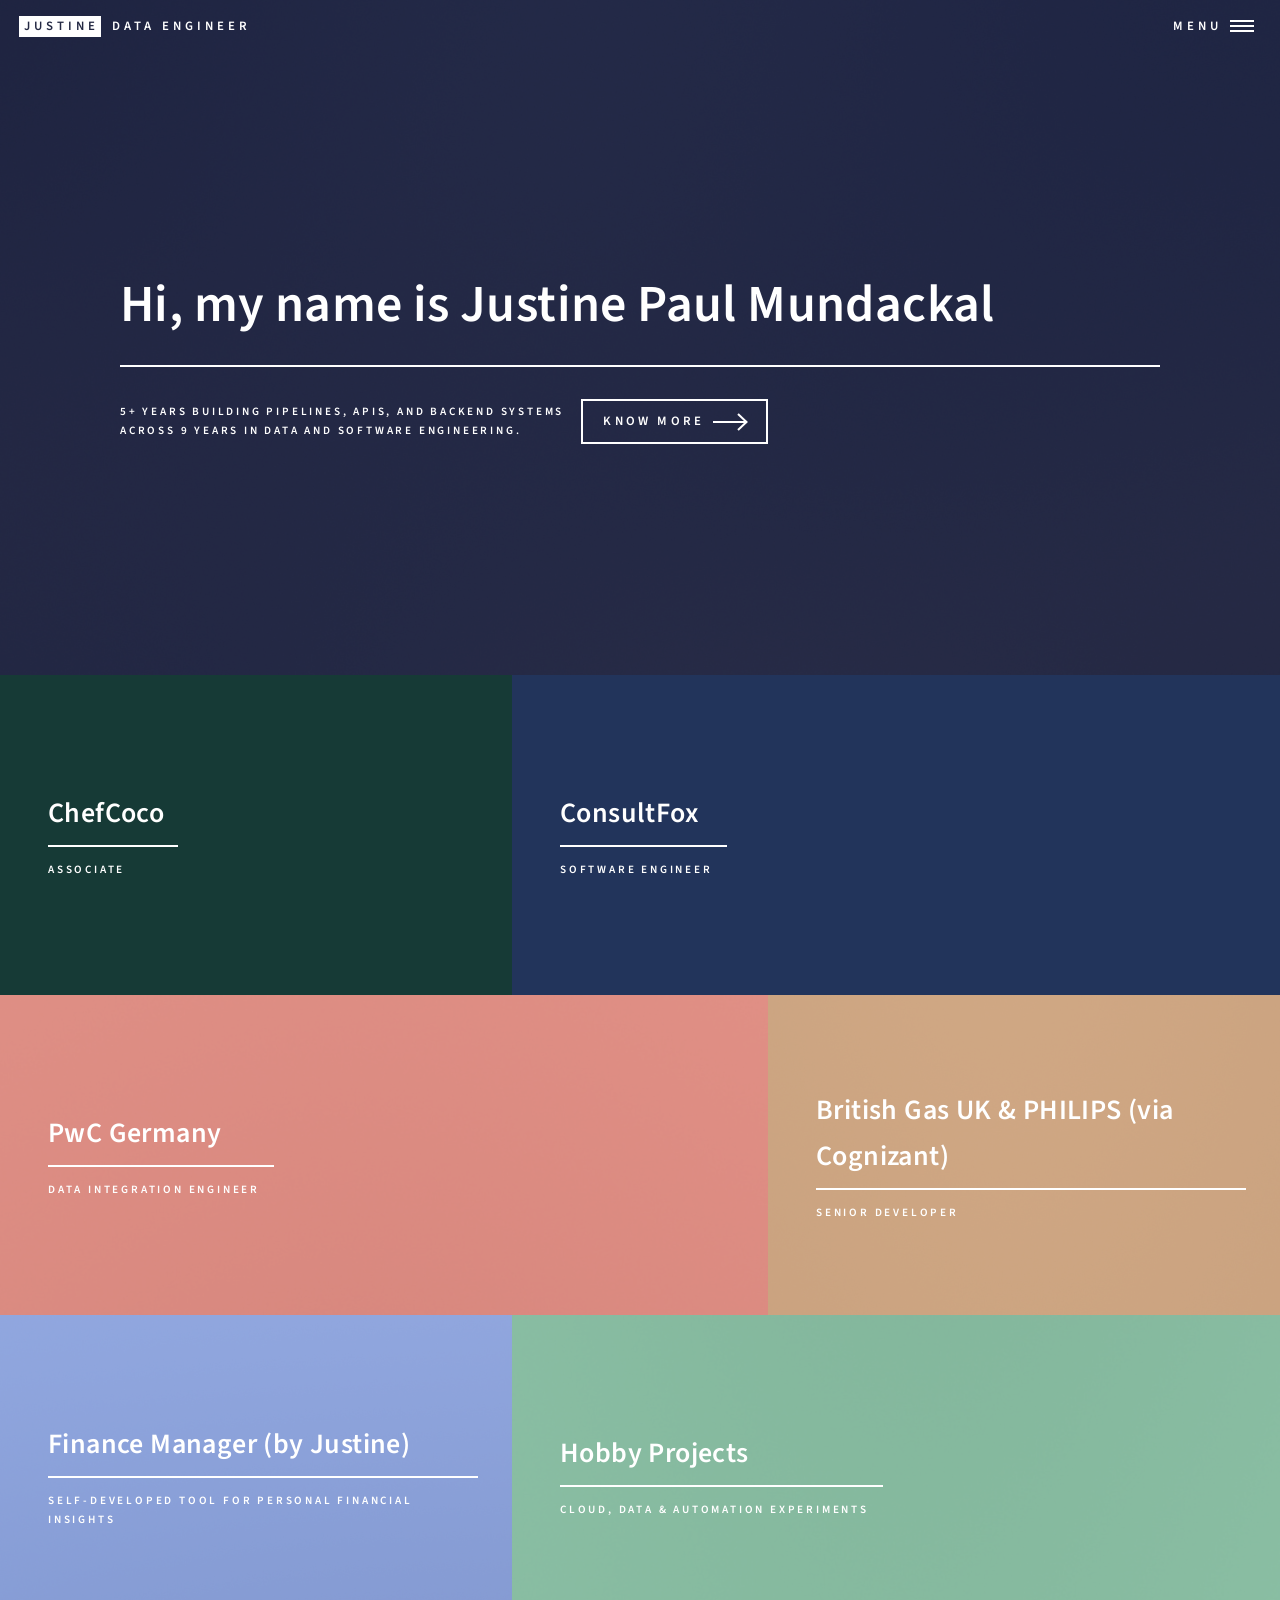
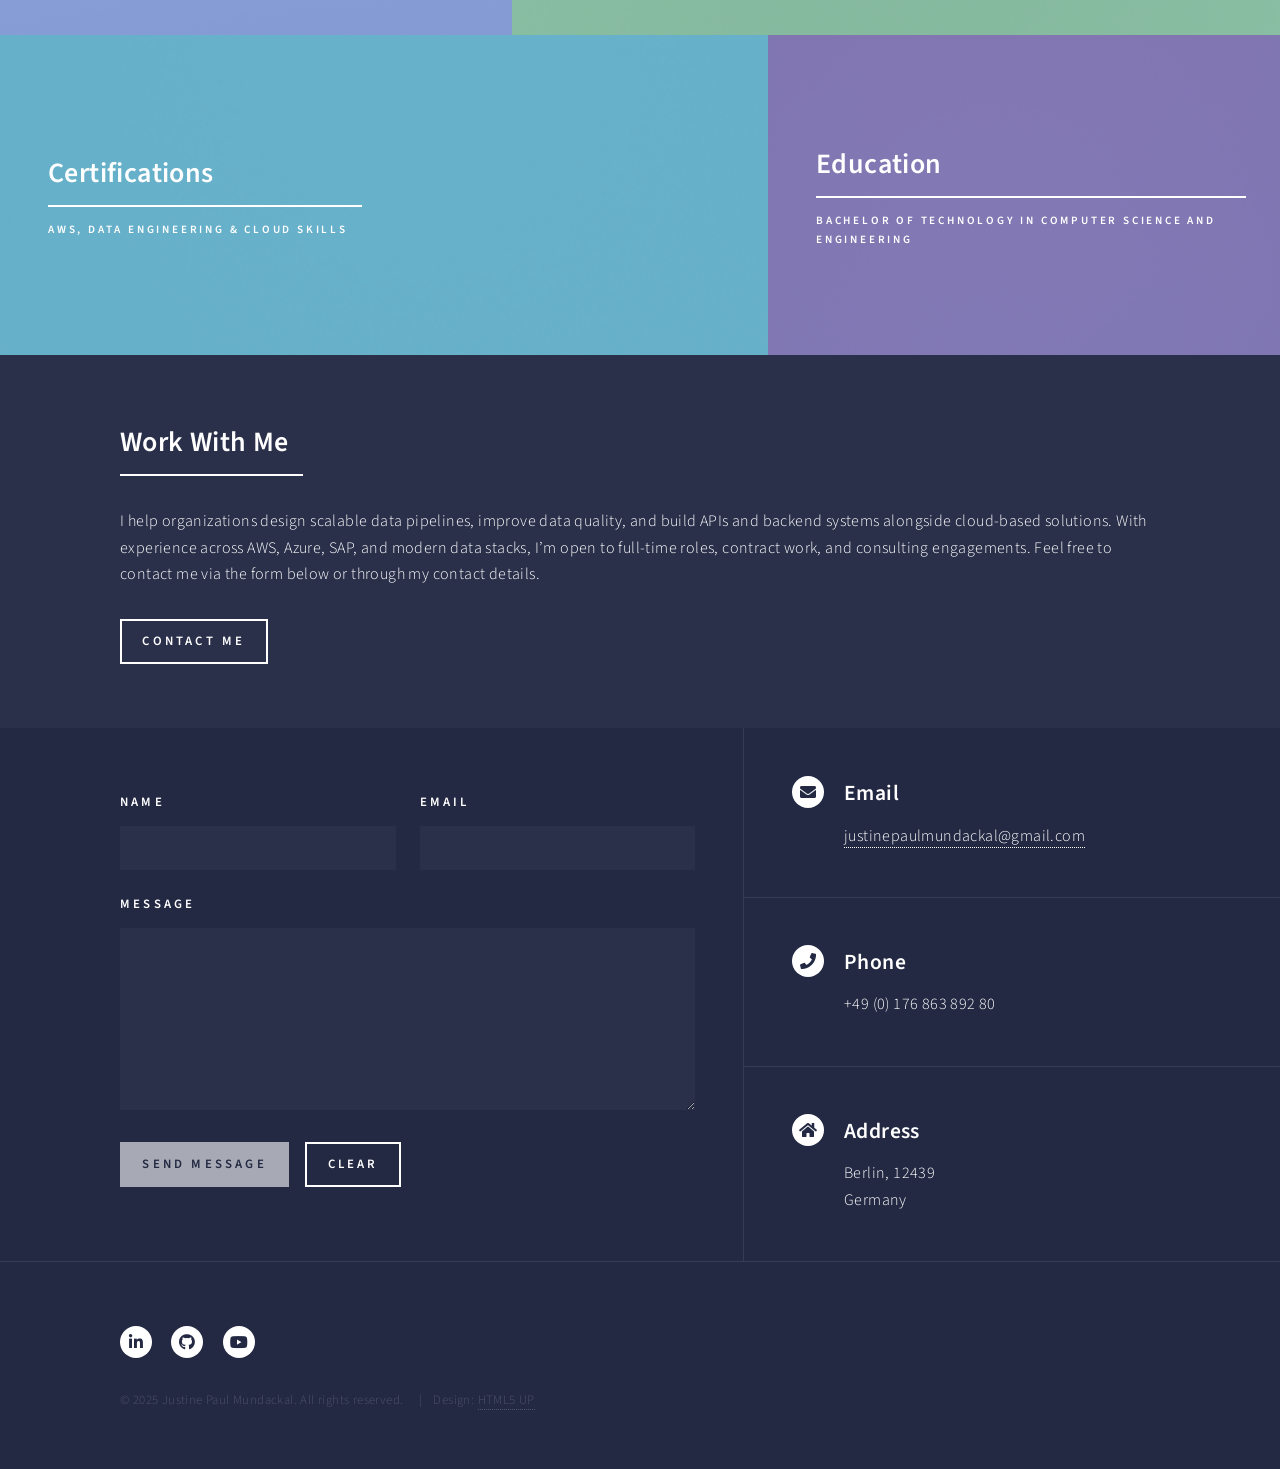
<file: index.html>
<!DOCTYPE HTML>
<!--
	Forty by HTML5 UP
	html5up.net | @ajlkn
	Free for personal and commercial use under the CCA 3.0 license (html5up.net/license)
-->
<html>

<head>
	<title>JUSTINE PAUL MUNDACKAL</title>
	<meta charset="utf-8" />
	<meta name="viewport" content="width=device-width, initial-scale=1, user-scalable=no" />
	<link rel="stylesheet" href="assets/css/main.v20260427.css" />
	<noscript>
		<link rel="stylesheet" href="assets/css/noscript.v20260427.css" />
	</noscript>
</head>

<body class="is-preload">

	<!-- Wrapper -->
	<div id="wrapper">

		<!-- Header -->
		<header id="header" class="alt">
			<a href="index.html" class="logo"><strong>JUSTINE</strong> <span>DATA ENGINEER</span></a>
			<nav>
				<a href="#menu">Menu</a>
			</nav>
		</header>

		<!-- Menu -->
		<nav id="menu">
			<ul class="links">
				<li><a href="index.html">Home</a></li>
				<li><a href="pwc.html">PwC Germany</a></li>
				<li><a href="cognizant.html">Cognizant India</a></li>
				<li><a href="chefcoco.html">ChefCoco</a></li>
				<li><a href="consultfox.html">ConsultFox</a></li>
				<li><a href="finance.html">Finance Manager</a></li>
				<li><a href="hobby.html">Hobby Projects</a></li>
			</ul>
			<ul class="actions stacked">
				<li><a href="#contact" class="button scrolly">Contact Me</a></li>
			</ul>
		</nav>

		<!-- Banner -->
		<section id="banner" class="major">
			<div class="inner">
				<header class="major">
					<h1>Hi, my name is Justine Paul Mundackal</h1>
				</header>
				<div class="content">
					<p>5+ years building pipelines, APIs, and backend systems <br />
						across 9 years in data and software engineering.</p>
					<ul class="actions">
						<li><a href="#one" class="button next scrolly">Know More</a></li>
					</ul>
				</div>
			</div>
		</section>

		<!-- Main -->
		<div id="main">

			<!-- One -->
			<section id="one" class="tiles">
				<article class="tile-solid tile-chefcoco" data-no-bg-image="true">
					<header class="major">
						<h3><a href="chefcoco.html" class="link">ChefCoco</a></h3>
						<p>Associate</p>
					</header>
				</article>
				<article class="tile-solid tile-consultfox" data-no-bg-image="true">
					<header class="major">
						<h3><a href="consultfox.html" class="link">ConsultFox</a></h3>
						<p>Software Engineer</p>
					</header>
				</article>
				<article>
					<span class="image">
						<img src="images/pic01.v20260427.jpg" alt="" />
					</span>
					<header class="major">
						<h3><a href="pwc.html" class="link">PwC Germany</a></h3>
						<p>Data Integration Engineer</p>
					</header>
				</article>
				<article>
					<span class="image">
						<img src="images/pic02.v20260427.jpg" alt="" />
					</span>
					<header class="major">
						<h3><a href="cognizant.html" class="link">British Gas UK &amp; PHILIPS (via Cognizant)</a></h3>
						<p>Senior Developer</p>
					</header>
				</article>
				<article>
					<span class="image">
						<img src="images/pic03.v20260427.jpg" alt="" />
					</span>
					<header class="major">
						<h3><a href="finance.html" class="link">Finance Manager (by Justine)</a></h3>
						<p>Self-developed tool for personal financial insights</p>
					</header>
				</article>
				<article>
					<span class="image">
						<img src="images/pic04.v20260427.jpg" alt="" />
					</span>
					<header class="major">
						<h3><a href="hobby.html" class="link">Hobby Projects</a></h3>
						<p>Cloud, Data &amp; Automation Experiments</p>
					</header>
				</article>
				<article>
					<span class="image">
						<img src="images/pic05.v20260427.jpg" alt="" />
					</span>
					<header class="major">
						<h3><a href="certification.html" class="link">Certifications</a></h3>
						<p>AWS, Data Engineering &amp; Cloud Skills</p>
					</header>
				</article>
				<article>
					<span class="image">
						<img src="images/pic06.v20260427.jpg" alt="" />
					</span>
					<header class="major">
						<h3><a href="education.html" class="link">Education</a></h3>
						<p>Bachelor of Technology in Computer Science and Engineering</p>
					</header>
				</article>
			</section>

			<!-- Two -->
			<section id="two">
				<div class="inner">
					<header class="major">
						<h2>Work With Me</h2>
					</header>
					<p>I help organizations design scalable data pipelines, improve data quality, and build APIs and
						backend systems alongside cloud-based solutions. With experience across AWS, Azure, SAP, and modern data stacks, I’m open to full-time
						roles, contract work, and consulting engagements. Feel free to contact me via the form below or
						through my contact details.</p>
					<ul class="actions">
						<li><a href="#contact" class="button scrolly">Contact Me</a></li>
					</ul>
				</div>
			</section>

		</div>

		<!-- Contact -->
		<section id="contact">
			<div class="inner">
				<section>
					<!-- <form method="post" action="#">
						<div class="fields">
							<div class="field half">
								<label for="name">Name</label>
								<input type="text" name="name" id="name" />
							</div>
							<div class="field half">
								<label for="email">Email</label>
								<input type="text" name="email" id="email" />
							</div>
							<div class="field">
								<label for="message">Message</label>
								<textarea name="message" id="message" rows="6"></textarea>
							</div>
						</div>
						<ul class="actions">
							<li><input type="submit" value="Send Message" class="primary" /></li>
							<li><input type="reset" value="Clear" /></li>
						</ul>
					</form> -->
					<!-- <form id="contactForm" method="post" action="#">
						<div class="fields">
						  <div class="field half">
							<label for="name">Name</label>
							<input type="text" name="name" id="name" required />
						  </div>
						  <div class="field half">
							<label for="email">Email</label>
							<input type="email" name="email" id="email" required />
						  </div>
						  <div class="field">
							<label for="message">Message</label>
							<textarea name="message" id="message" rows="6" required></textarea>
						  </div>
						</div>
						<ul class="actions">
						  <li><input type="submit" value="Send Message" class="primary" /></li>
						  <li><input type="reset" value="Clear" /></li>
						</ul>
					  </form>
					  
					  <script>
					  document.getElementById("contactForm").addEventListener("submit", async (e) => {
						e.preventDefault();
					  
						const payload = {
						  name: document.getElementById("name").value.trim(),
						  email: document.getElementById("email").value.trim(),
						  message: document.getElementById("message").value.trim(),
						  page: location.pathname,
						  userAgent: navigator.userAgent
						};
					  
						try {
						  const res = await fetch("https://v28e5o6uj4.execute-api.eu-central-1.amazonaws.com/prod/contact", {
							method: "POST",
							headers: { "Content-Type": "application/json" },
							body: JSON.stringify(payload),
							mode: "cors"
						  });
					  
						  if (!res.ok) throw new Error(await res.text());
						  alert("Thanks! Your message was sent.");
						  e.target.reset();
						} catch (err) {
						  console.error(err);
						  alert("Sorry, something went wrong. Please try again later.");
						}
					  });
					  </script> -->
					  <form id="contactForm" method="post" action="#" novalidate>
						<div class="fields">
						  <div class="field half">
							<label for="name">Name</label>
							<input type="text" name="name" id="name" required />
						  </div>
						  <div class="field half">
							<label for="email">Email</label>
							<input type="email" name="email" id="email" required />
						  </div>
					  
						  <!-- Honeypot (accessible-hidden; NOT display:none) -->
						  <div class="hp-wrap" aria-hidden="true">
							<label for="website">Website</label>
							<input id="website" name="website" autocomplete="off" tabindex="-1">
						  </div>
					  
						  <div class="field">
							<label for="message">Message</label>
							<textarea name="message" id="message" rows="6" required></textarea>
						  </div>
						</div>
					  
						<ul class="actions">
						  <li><input id="submitBtn" type="submit" value="Send Message" class="primary" disabled /></li>
						  <li><input type="reset" value="Clear" /></li>
						</ul>
						<p id="formMsg" style="margin-top:.5rem;" aria-live="polite"></p>
					  </form>
					  
					  <style>
						/* Keep bots seeing the honeypot while keeping it off-screen for humans */
						.hp-wrap { position:absolute; left:-9999px; width:1px; height:1px; overflow:hidden; }
						#submitBtn[disabled]{ opacity:.6; cursor:not-allowed; }
					  </style>
					  
					  <script>
					  (function () {
						const form = document.getElementById('contactForm');
						const btn  = document.getElementById('submitBtn');
						const msg  = document.getElementById('formMsg');
						const hp   = document.getElementById('website');
					  
						// Dwell time + interaction gate
						const startedAt = Date.now();
						let humanInteracted = false;
						const MIN_DWELL_MS = 2500;       // require ~2.5s on page
						const RATE_LIMIT_SECONDS = 30;   // block rapid resubmits on client
					  
						function maybeEnable() {
						  if (!humanInteracted) return;
						  if (Date.now() - startedAt < MIN_DWELL_MS) return;
						  btn.disabled = false;
						}
						['mousemove','keydown','touchstart','focus','click'].forEach(evt =>
						  document.addEventListener(evt, () => { humanInteracted = true; maybeEnable(); }, { passive:true })
						);
						setTimeout(maybeEnable, MIN_DWELL_MS + 100);
					  
						function rateLimited() {
						  try {
							const last = parseInt(localStorage.getItem('lastSubmitTs') || '0', 10);
							return (Date.now() - last) < RATE_LIMIT_SECONDS * 1000;
						  } catch { return false; }
						}
						function markSubmitted() {
						  try { localStorage.setItem('lastSubmitTs', String(Date.now())); } catch {}
						}
					  
						form.addEventListener('submit', async (e) => {
						  e.preventDefault();
						  msg.textContent = '';
						  btn.disabled = true;
					  
						  // Client-side bot gates
						  if (hp.value && hp.value.trim() !== '') {
							msg.textContent = 'Submission blocked.';
							return;
						  }
						  if (!humanInteracted || (Date.now() - startedAt) < MIN_DWELL_MS) {
							msg.textContent = 'Please take a moment before submitting.';
							btn.disabled = false;
							return;
						  }
						  if (rateLimited()) {
							msg.textContent = `Please wait ${RATE_LIMIT_SECONDS}s before submitting again.`;
							btn.disabled = false;
							return;
						  }
					  
						  // Passed gates → send to Lambda
						  const payload = {
							name: document.getElementById("name").value.trim(),
							email: document.getElementById("email").value.trim(),
							message: document.getElementById("message").value.trim(),
							page: location.pathname,
							userAgent: navigator.userAgent,
							bot_checks: { dwell_ms: Date.now() - startedAt }
						  };
					  
						  try {
							const res = await fetch("https://v28e5o6uj4.execute-api.eu-central-1.amazonaws.com/prod/contact", {
							  method: "POST",
							  headers: { "Content-Type": "application/json" },
							  body: JSON.stringify(payload),
							  mode: "cors",
							  credentials: "omit"
							});
							if (!res.ok) throw new Error(await res.text());
							markSubmitted();
							msg.textContent = 'Thanks! Your message was sent.';
							form.reset();
						  } catch (err) {
							console.error(err);
							msg.textContent = 'Sorry, something went wrong. Please try again later.';
							btn.disabled = false;
						  }
						});
					  })();
					  </script>
					  
					  
					  
				</section>
				<section class="split">
					<section>
						<div class="contact-method">
							<span class="icon solid alt fa-envelope"></span>
							<h3>Email</h3>
							<a href="#">justinepaulmundackal@gmail.com</a>
						</div>
					</section>
					<section>
						<div class="contact-method">
							<span class="icon solid alt fa-phone"></span>
							<h3>Phone</h3>
							<span>+49 (0) 176 863 892 80</span>
						</div>
					</section>
					<section>
						<div class="contact-method">
							<span class="icon solid alt fa-home"></span>
							<h3>Address</h3>
							<span>
								Berlin, 12439<br />
								Germany</span>
						</div>
					</section>
				</section>
			</div>
		</section>

		<!-- Footer -->
		<footer id="footer">
			<div class="inner">
				<ul class="icons">
					<li><a href="https://www.linkedin.com/in/justinepaul" class="icon brands alt fa-linkedin-in"
							target="_blank"><span class="label">LinkedIn</span></a></li>
					<li><a href="https://github.com/paulmunj" class="icon brands alt fa-github" target="_blank"><span
								class="label">GitHub</span></a></li>
					<li><a href="https://www.youtube.com/channel/UCILk5G1KhsjMOk93OLnki9A"
							class="icon brands alt fa-youtube" target="_blank"><span class="label">YouTube</span></a>
					</li>

				</ul>
				<ul class="copyright">
					<li>&copy; 2025 Justine Paul Mundackal. All rights reserved.</li>
					<li>Design: <a href="https://html5up.net">HTML5 UP</a></li>
				</ul>
			</div>
		</footer>

	</div>

	<!-- Scripts -->
	<script src="assets/js/jquery.min.v20260427.js"></script>
	<script src="assets/js/jquery.scrolly.min.v20260427.js"></script>
	<script src="assets/js/jquery.scrollex.min.v20260427.js"></script>
	<script src="assets/js/browser.min.v20260427.js"></script>
	<script src="assets/js/breakpoints.min.v20260427.js"></script>
	<script src="assets/js/util.v20260427.js"></script>
	<script src="assets/js/main.v20260427.js"></script>

</body>

</html>
</file>
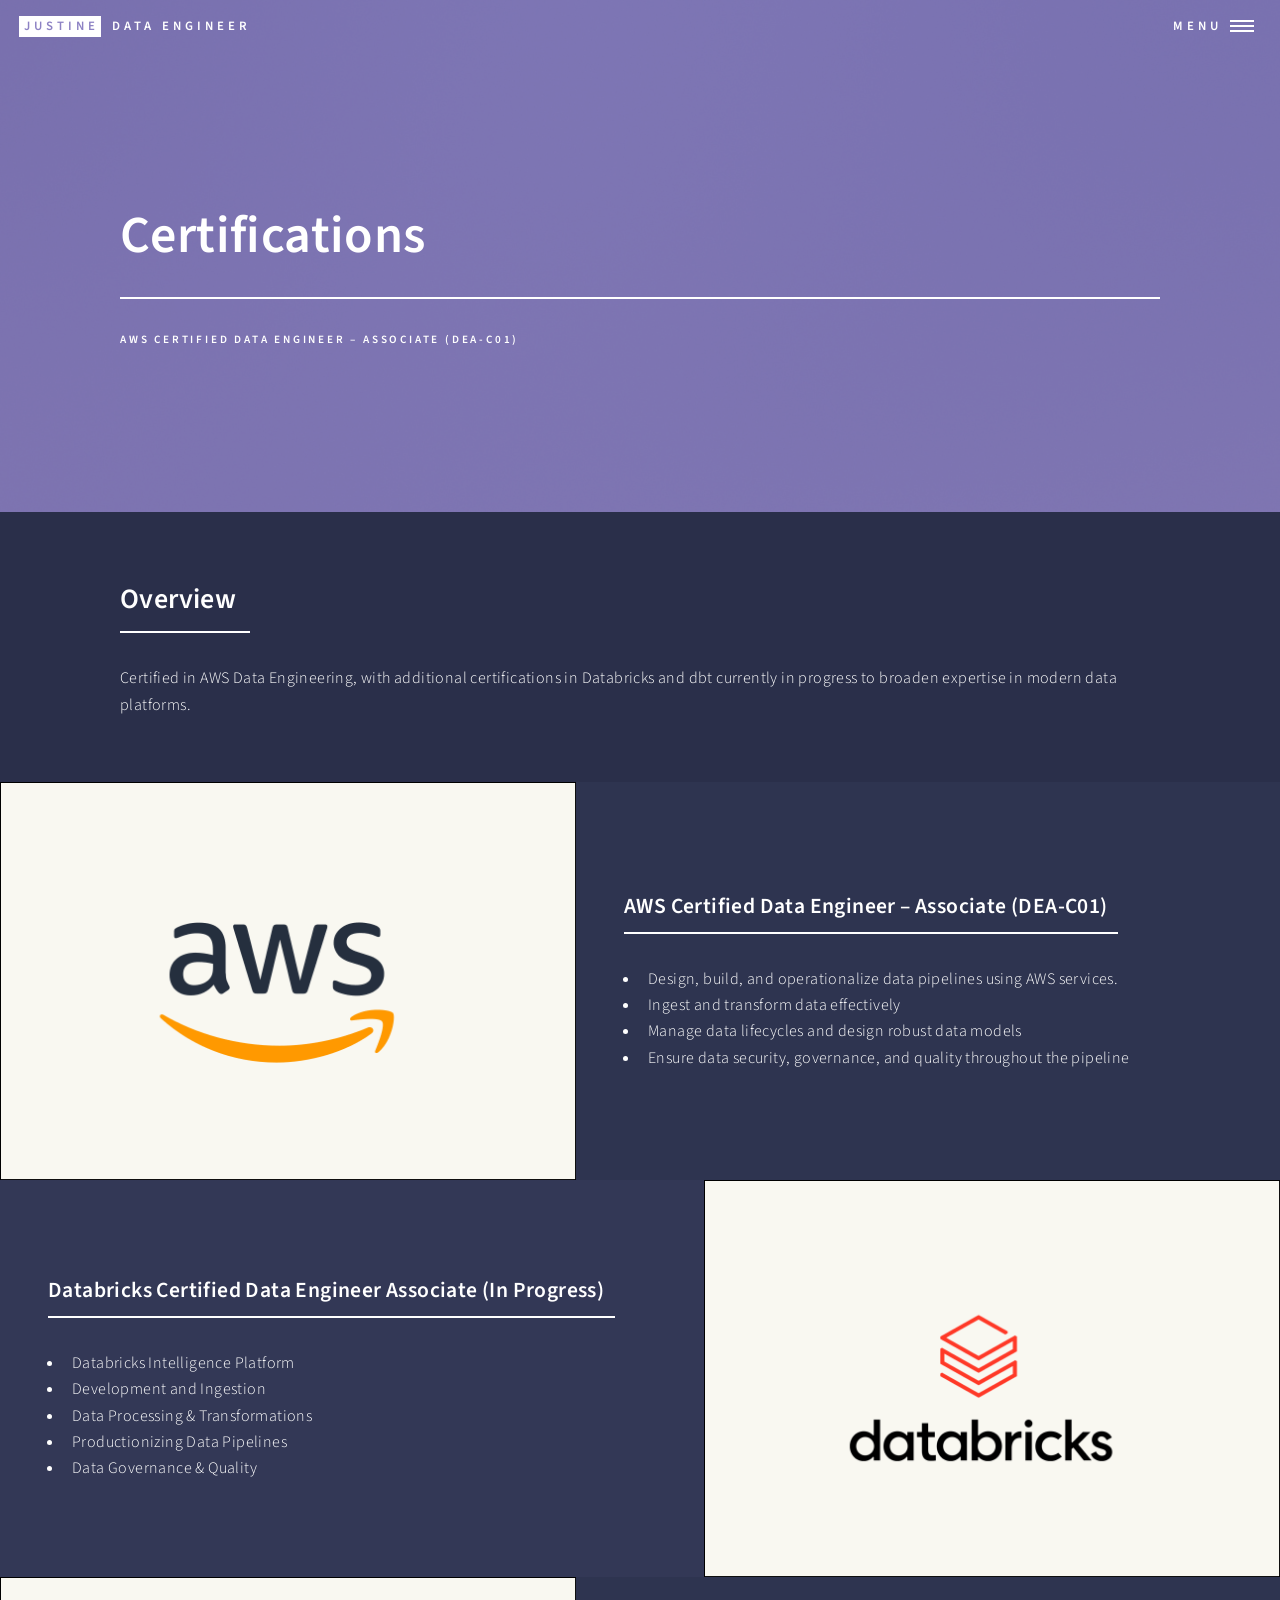
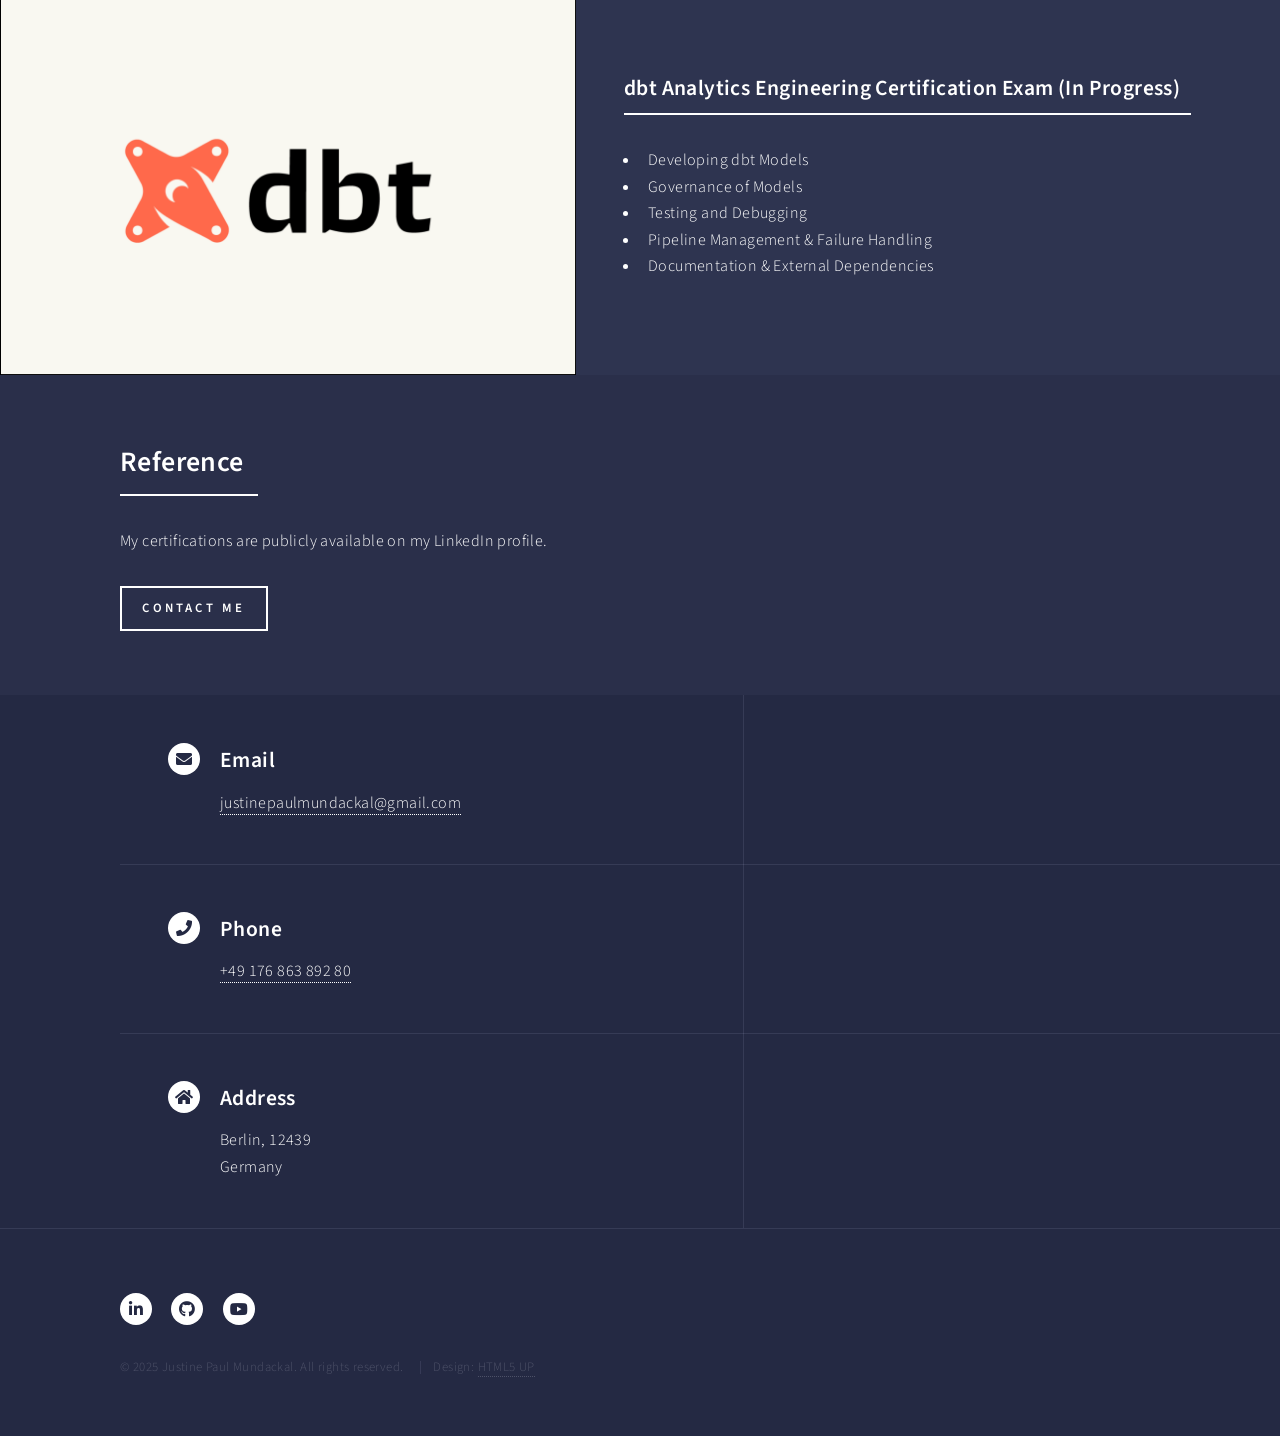
<file: certification.html>
<!DOCTYPE HTML>
<html lang="en">

<head>
    <title>Certifications — Justine Paul Mundackal</title>
    <meta charset="utf-8" />
    <meta name="viewport" content="width=device-width, initial-scale=1, user-scalable=no" />
    <meta name="description" content="Certifications" />
    <meta property="og:title" content="Certifications — Justine Paul Mundackal" />
    <meta property="og:description" content="Certifications — Justine Paul Mundackal" />
    <meta property="og:image" content="images/pwc-banner.v20260427.jpg" />
    <link rel="stylesheet" href="assets/css/main.v20260427.css" />
    <noscript>
        <link rel="stylesheet" href="assets/css/noscript.v20260427.css" />
    </noscript>
</head>

<body class="is-preload">
    <div id="wrapper">

        <!-- Header (style must match banner style) -->
        <header id="header" class="alt style2">
            <a href="index.html" class="logo">
                <strong>JUSTINE</strong> <span>DATA ENGINEER</span>
            </a>
            <nav><a href="#menu">Menu</a></nav>
        </header>

        <!-- Menu -->
        <nav id="menu">
            <ul class="links">
                <li><a href="index.html">Home</a></li>
                <li><a href="pwc.html">PwC Germany</a></li>
                <li><a href="cognizant.html">Cognizant India</a></li>
                <li><a href="chefcoco.html">ChefCoco</a></li>
                <li><a href="consultfox.html">ConsultFox</a></li>
                <li><a href="finance.html">Finance Manager</a></li>
                <li><a href="hobby.html">Hobby Projects</a></li>
            </ul>
            <ul class="actions stacked">
                <li><a href="#contact" class="button scrolly">Contact Me</a></li>
            </ul>
        </nav>

        <!-- Banner -->
        <section id="banner" class="style2">
            <div class="inner">
                <span class="image">
                    <img src="images/pwc-banner.v20260427.jpg" alt="Certifications" />
                </span>
                <header class="major">
                    <h1>Certifications</h1>
                </header>
                <div class="content">
                    <p>AWS Certified Data Engineer – Associate (DEA‑C01)</p>
                </div>
            </div>
        </section>

        <!-- Main -->
        <div id="main">
            <!-- Summary section -->
            <section id="one">
                <div class="inner">
                    <header class="major">
                        <h2>Overview</h2>
                    </header>
                    <p>Certified in AWS Data Engineering, with additional certifications in Databricks and dbt currently
                        in progress to broaden expertise in modern data platforms.</p>
                </div>
            </section>

            <!-- Highlights / Spotlights -->
            <section id="two" class="spotlights">
                <section>
                    <a href="#" class="image">
                        <img src="images/certifications/cert_1.v20260427.png" alt="AWS Certification" data-position="center center" />
                    </a>
                    <div class="content">
                        <div class="inner">
                            <header class="major">
                                <h3>AWS Certified Data Engineer – Associate (DEA‑C01)</h3>
                            </header>
                            <ul>
                                <li>Design, build, and operationalize data pipelines using AWS services.</li>
                                <li>Ingest and transform data effectively</li>
                                <li>Manage data lifecycles and design robust data models</li>
                                <li>Ensure data security, governance, and quality throughout the pipeline</li>

                            </ul>
                        </div>
                    </div>
                </section>

                <section>
                    <a href="#" class="image">
                        <img src="images/certifications/cert_2.v20260427.png" alt="Databricks Certification" data-position="top center" />
                    </a>
                    <div class="content">
                        <div class="inner">
                            <header class="major">
                                <h3>Databricks Certified Data Engineer Associate (In Progress)</h3>
                            </header>
                            <ul>
                                <li>Databricks Intelligence Platform</li>
                                <li>Development and Ingestion </li>
                                <li>Data Processing & Transformations</li>
                                <li>Productionizing Data Pipelines</li>
                                <li>Data Governance & Quality</li>
                            </ul>
                        </div>
                    </div>
                </section>

                <section>
                    <a href="#" class="image">
                        <img src="images/certifications/cert_3.v20260427.png" alt="dbt Certification" data-position="25% 25%" />
                    </a>
                    <div class="content">
                        <div class="inner">
                            <header class="major">
                                <h3>dbt Analytics Engineering Certification Exam (In Progress)</h3>
                            </header>
                            <ul>
                                <li>Developing dbt Models</li>
                                <li>Governance of Models</li>
                                <li>Testing and Debugging</li>
                                <li>Pipeline Management & Failure Handling</li>
                                <li>Documentation & External Dependencies</li>
                            </ul>
                        </div>
                    </div>
                </section>
            </section>

            </section>



            <!-- CTA -->
            <section id="three">
                <div class="inner">
                    <header class="major">
                        <h2>Reference</h2>
                    </header>
                    <p>My certifications are publicly available on my LinkedIn profile.</p>
                    <ul class="actions">
                        <li><a href="#contact" class="button scrolly">Contact Me</a></li>
                    </ul>
                </div>
            </section>
        </div>

        <!-- Contact -->
        <section id="contact">
            <div class="inner">
                <section class="split">
                    <section>
                        <div class="contact-method">
                            <span class="icon solid alt fa-envelope"></span>
                            <h3>Email</h3>
                            <a href="mailto:justinepaulmundackal@gmail.com">justinepaulmundackal@gmail.com</a>
                        </div>
                    </section>
                    <section>
                        <div class="contact-method">
                            <span class="icon solid alt fa-phone"></span>
                            <h3>Phone</h3>
                            <a href="tel:+4917686389280">+49 176 863 892 80</a>
                        </div>
                    </section>
                    <section>
                        <div class="contact-method">
                            <span class="icon solid alt fa-home"></span>
                            <h3>Address</h3>
                            <address>Berlin, 12439<br />Germany</address>
                        </div>
                    </section>
                </section>
            </div>
        </section>

        <!-- Footer -->
        <footer id="footer">
            <div class="inner">
                <ul class="icons">
                    <li><a href="https://www.linkedin.com/in/justinepaul" class="icon brands alt fa-linkedin-in"
                            target="_blank"><span class="label">LinkedIn</span></a></li>
                    <li><a href="https://github.com/paulmunj" class="icon brands alt fa-github" target="_blank"><span
                                class="label">GitHub</span></a></li>
                    <li><a href="https://www.youtube.com/channel/UCILk5G1KhsjMOk93OLnki9A"
                            class="icon brands alt fa-youtube" target="_blank"><span class="label">YouTube</span></a>
                    </li>

                </ul>
                <ul class="copyright">
                    <li>&copy; 2025 Justine Paul Mundackal. All rights reserved.</li>
                    <li>Design: <a href="https://html5up.net">HTML5 UP</a></li>
                </ul>
            </div>
        </footer>

    </div>

    <!-- Scripts -->
    <script src="assets/js/jquery.min.v20260427.js"></script>
    <script src="assets/js/jquery.scrolly.min.v20260427.js"></script>
    <script src="assets/js/jquery.scrollex.min.v20260427.js"></script>
    <script src="assets/js/browser.min.v20260427.js"></script>
    <script src="assets/js/breakpoints.min.v20260427.js"></script>
    <script src="assets/js/util.v20260427.js"></script>
    <script src="assets/js/main.v20260427.js"></script>
</body>

</html>
</file>
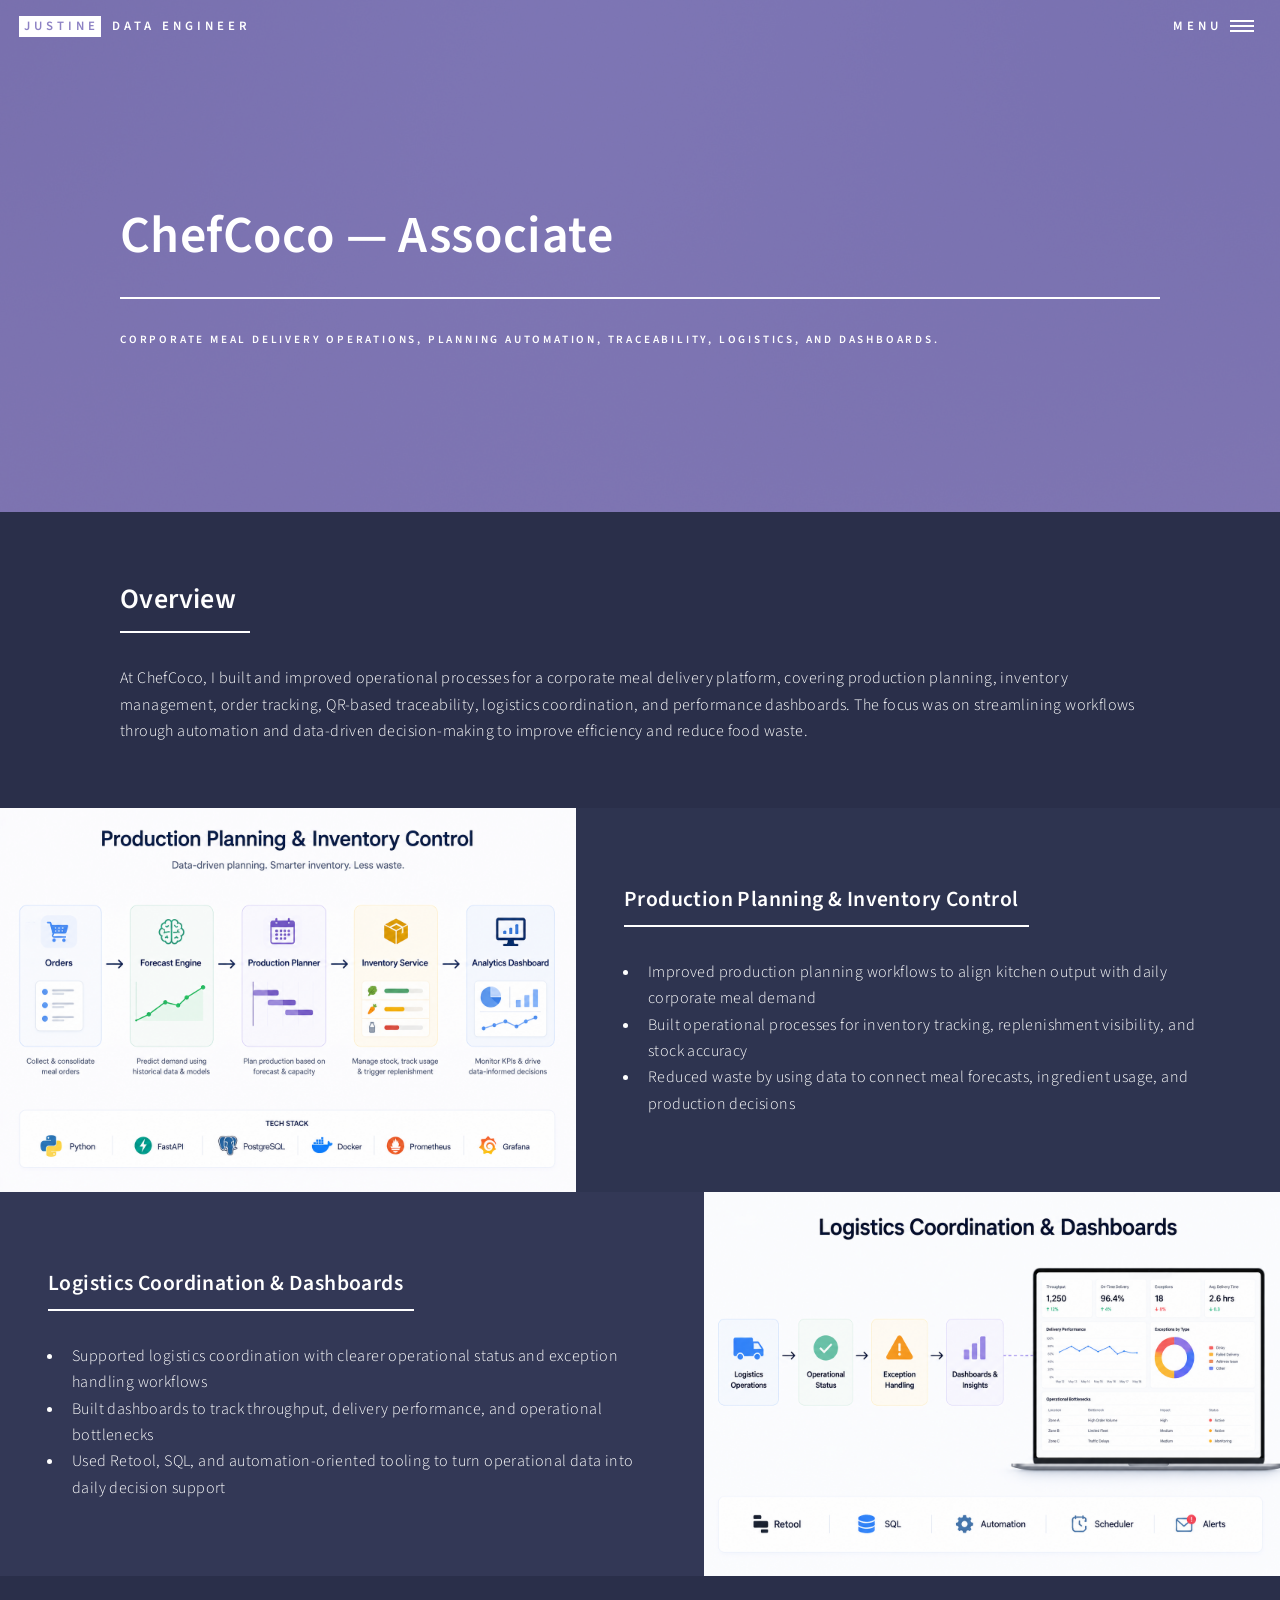
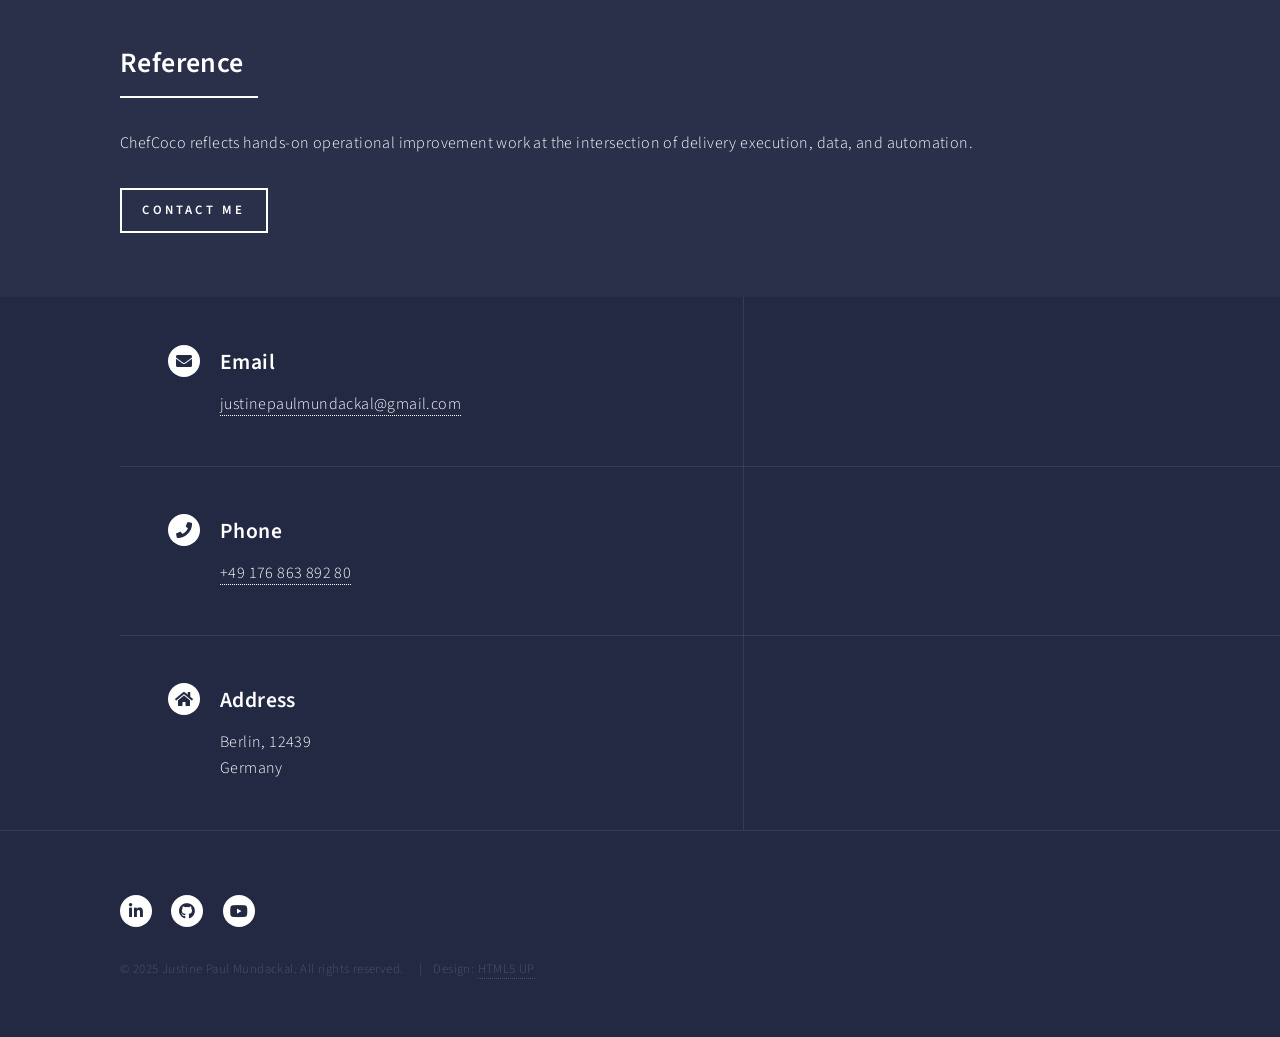
<file: chefcoco.html>
<!DOCTYPE HTML>
<html lang="en">

<head>
  <title>ChefCoco — Justine Paul Mundackal</title>
  <meta charset="utf-8" />
  <meta name="viewport" content="width=device-width, initial-scale=1, user-scalable=no" />
  <meta name="description"
    content="ChefCoco — Associate experience in meal delivery operations, planning, traceability, logistics, and dashboards." />
  <meta property="og:title" content="ChefCoco — Justine Paul Mundackal" />
  <meta property="og:description"
    content="Operational process improvement for a corporate meal delivery platform with planning, inventory, traceability, and dashboards." />
  <meta property="og:image" content="images/chefcoco/ops.png" />
  <link rel="stylesheet" href="assets/css/main.v20260427.css" />
  <noscript>
    <link rel="stylesheet" href="assets/css/noscript.v20260427.css" />
  </noscript>
</head>

<body class="is-preload">
  <div id="wrapper">

    <header id="header" class="alt style2">
      <a href="index.html" class="logo">
        <strong>JUSTINE</strong> <span>DATA ENGINEER</span>
      </a>
      <nav><a href="#menu">Menu</a></nav>
    </header>

    <nav id="menu">
      <ul class="links">
        <li><a href="index.html">Home</a></li>
        <li><a href="pwc.html">PwC Germany</a></li>
        <li><a href="cognizant.html">Cognizant India</a></li>
        <li><a href="chefcoco.html">ChefCoco</a></li>
        <li><a href="consultfox.html">ConsultFox</a></li>
        <li><a href="finance.html">Finance Manager</a></li>
        <li><a href="hobby.html">Hobby Projects</a></li>
      </ul>
      <ul class="actions stacked">
        <li><a href="#contact" class="button scrolly">Contact Me</a></li>
      </ul>
    </nav>

    <section id="banner" class="style2">
      <div class="inner">
        <header class="major">
          <h1>ChefCoco — Associate</h1>
        </header>
        <div class="content">
          <p>Corporate meal delivery operations, planning automation, traceability, logistics, and dashboards.</p>
        </div>
      </div>
    </section>

    <div id="main">
      <section id="one">
        <div class="inner">
          <header class="major">
            <h2>Overview</h2>
          </header>
          <p>At ChefCoco, I built and improved operational processes for a corporate meal delivery platform, covering
            production planning, inventory management, order tracking, QR-based traceability, logistics coordination,
            and performance dashboards. The focus was on streamlining workflows through automation and data-driven
            decision-making to improve efficiency and reduce food waste.</p>
        </div>
      </section>

      <section id="two" class="spotlights">
        <section>
          <a href="#" class="image">
            <img src="images/chefcoco/ops.png" alt="Production planning and inventory operations" data-position="center center" />
          </a>
          <div class="content">
            <div class="inner">
              <header class="major">
                <h3>Production Planning &amp; Inventory Control</h3>
              </header>
              <ul>
                <li>Improved production planning workflows to align kitchen output with daily corporate meal demand</li>
                <li>Built operational processes for inventory tracking, replenishment visibility, and stock accuracy</li>
                <li>Reduced waste by using data to connect meal forecasts, ingredient usage, and production decisions</li>
              </ul>
            </div>
          </div>
        </section>

        <section>
          <a href="#" class="image">
            <img src="images/chefcoco/traceability.png" alt="Order tracking and QR traceability" data-position="top center" />
          </a>
          <div class="content">
            <div class="inner">
              <header class="major">
                <h3>Logistics Coordination &amp; Dashboards</h3>
              </header>
              <ul>
                <li>Supported logistics coordination with clearer operational status and exception handling workflows</li>
                <li>Built dashboards to track throughput, delivery performance, and operational bottlenecks</li>
                <li>Used Retool, SQL, and automation-oriented tooling to turn operational data into daily decision support</li>
              </ul>
            </div>
          </div>
        </section>
      </section>

      <section id="three">
        <div class="inner">
          <header class="major">
            <h2>Reference</h2>
          </header>
          <p>ChefCoco reflects hands-on operational improvement work at the intersection of delivery execution, data,
            and automation.</p>
          <ul class="actions">
            <li><a href="#contact" class="button scrolly">Contact Me</a></li>
          </ul>
        </div>
      </section>
    </div>

    <section id="contact">
      <div class="inner">
        <section class="split">
          <section>
            <div class="contact-method">
              <span class="icon solid alt fa-envelope"></span>
              <h3>Email</h3>
              <a href="mailto:justinepaulmundackal@gmail.com">justinepaulmundackal@gmail.com</a>
            </div>
          </section>
          <section>
            <div class="contact-method">
              <span class="icon solid alt fa-phone"></span>
              <h3>Phone</h3>
              <a href="tel:+4917686389280">+49 176 863 892 80</a>
            </div>
          </section>
          <section>
            <div class="contact-method">
              <span class="icon solid alt fa-home"></span>
              <h3>Address</h3>
              <address>Berlin, 12439<br />Germany</address>
            </div>
          </section>
        </section>
      </div>
    </section>

    <footer id="footer">
      <div class="inner">
        <ul class="icons">
          <li><a href="https://www.linkedin.com/in/justinepaul" class="icon brands alt fa-linkedin-in"
              target="_blank"><span class="label">LinkedIn</span></a></li>
          <li><a href="https://github.com/paulmunj" class="icon brands alt fa-github" target="_blank"><span
                class="label">GitHub</span></a></li>
          <li><a href="https://www.youtube.com/channel/UCILk5G1KhsjMOk93OLnki9A" class="icon brands alt fa-youtube"
              target="_blank"><span class="label">YouTube</span></a></li>
        </ul>
        <ul class="copyright">
          <li>&copy; 2025 Justine Paul Mundackal. All rights reserved.</li>
          <li>Design: <a href="https://html5up.net">HTML5 UP</a></li>
        </ul>
      </div>
    </footer>

  </div>

  <script src="assets/js/jquery.min.v20260427.js"></script>
  <script src="assets/js/jquery.scrolly.min.v20260427.js"></script>
  <script src="assets/js/jquery.scrollex.min.v20260427.js"></script>
  <script src="assets/js/browser.min.v20260427.js"></script>
  <script src="assets/js/breakpoints.min.v20260427.js"></script>
  <script src="assets/js/util.v20260427.js"></script>
  <script src="assets/js/main.v20260427.js"></script>
</body>

</html>
</file>
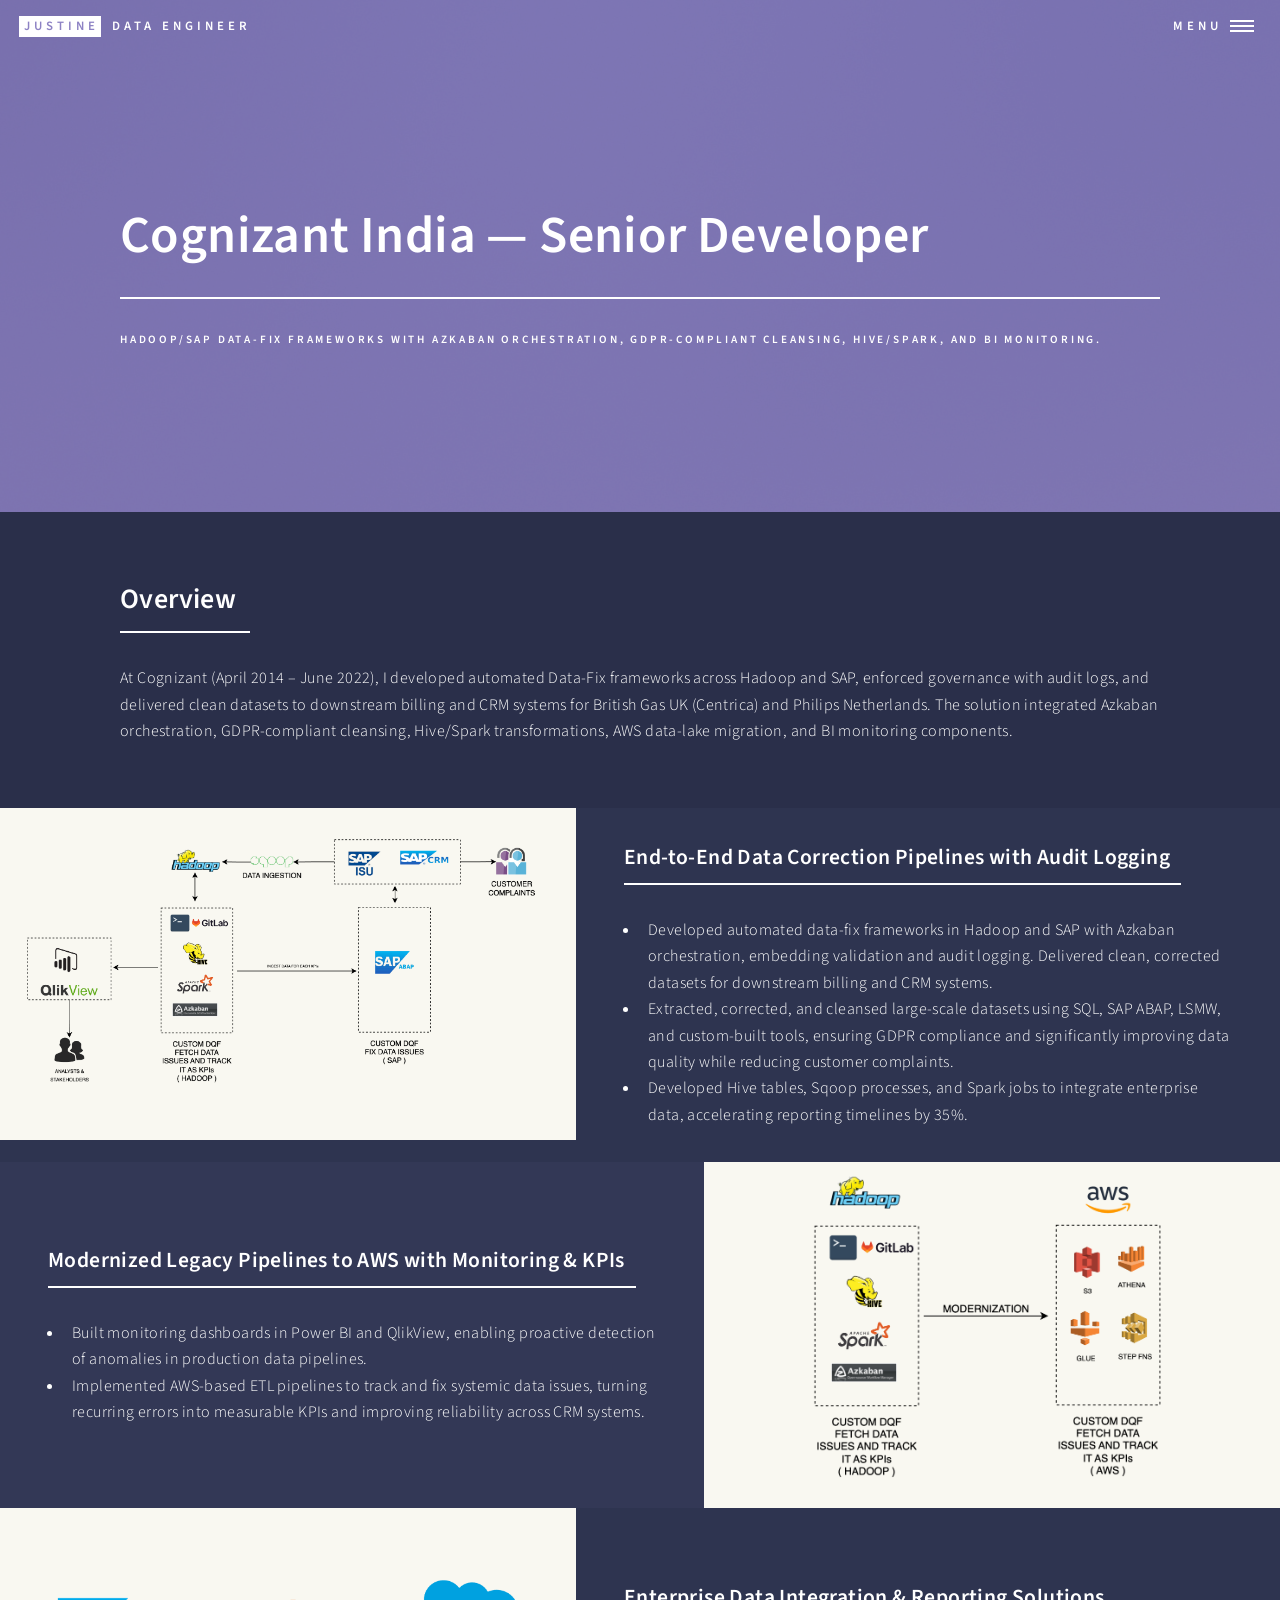
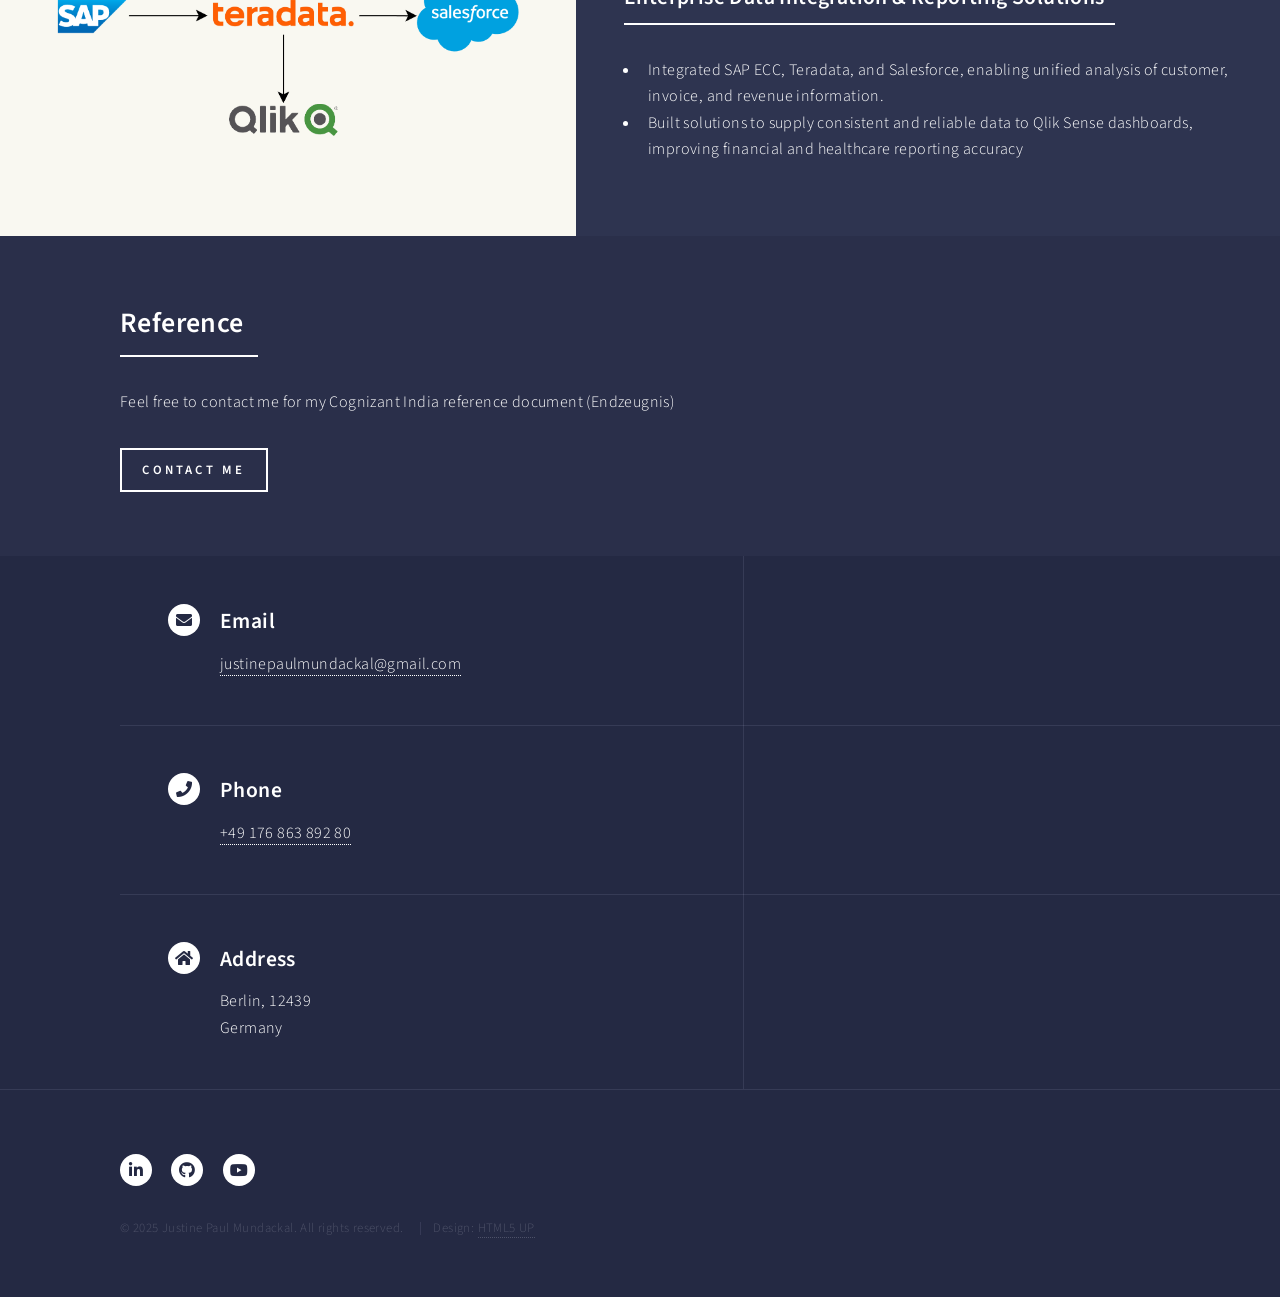
<file: cognizant.html>
<!DOCTYPE HTML>
<html lang="en">

<head>
    <title>Cognizant India — Justine Paul Mundackal</title>
    <meta charset="utf-8" />
    <meta name="viewport" content="width=device-width, initial-scale=1, user-scalable=no" />
    <meta name="description"
        content="Cognizant India — Senior Developer experience: Hadoop/SAP data-fix frameworks, Azkaban, GDPR cleansing, Hive/Spark." />
    <meta property="og:title" content="Cognizant India — Justine Paul Mundackal" />
    <meta property="og:description"
        content="Hadoop/SAP data pipelines with Azkaban orchestration, governance, and BI monitoring." />
    <meta property="og:image" content="images/cognizant-banner.v20260427.jpg" />
    <link rel="stylesheet" href="assets/css/main.v20260427.css" />
    <noscript>
        <link rel="stylesheet" href="assets/css/noscript.v20260427.css" />
    </noscript>
</head>

<body class="is-preload">
    <div id="wrapper">

        <!-- Header -->
        <header id="header" class="alt style2">
            <a href="index.html" class="logo">
                <strong>JUSTINE</strong> <span>DATA ENGINEER</span>
            </a>
            <nav><a href="#menu">Menu</a></nav>
        </header>

        <!-- Menu -->
        <nav id="menu">
            <ul class="links">
                <li><a href="index.html">Home</a></li>
                <li><a href="pwc.html">PwC Germany</a></li>
                <li><a href="cognizant.html">Cognizant India</a></li>
                <li><a href="chefcoco.html">ChefCoco</a></li>
                <li><a href="consultfox.html">ConsultFox</a></li>
                <li><a href="finance.html">Finance Manager</a></li>
                <li><a href="hobby.html">Hobby Projects</a></li>
            </ul>
            <ul class="actions stacked">
                <li><a href="#contact" class="button scrolly">Contact Me</a></li>
            </ul>
        </nav>

        <!-- Banner -->
        <section id="banner" class="style2">
            <div class="inner">
                <span class="image">
                    <img src="images/cognizant-banner.v20260427.jpg" alt="Cognizant India — Data Programmer" />
                </span>
                <header class="major">
                    <h1>Cognizant India — Senior Developer</h1>
                </header>
                <div class="content">
                    <p>Hadoop/SAP data-fix frameworks with Azkaban orchestration, GDPR-compliant cleansing, Hive/Spark,
                        and BI monitoring.</p>
                </div>
            </div>
        </section>

        <!-- Main -->
        <div id="main">
            <!-- Overview -->
            <section id="one">
                <div class="inner">
                    <header class="major">
                        <h2>Overview</h2>
                    </header>
                    <p>At Cognizant (April 2014 – June 2022), I developed automated Data-Fix frameworks across Hadoop and SAP,
                        enforced governance with audit logs, and delivered clean datasets to downstream billing and CRM systems
                        for British Gas UK (Centrica) and Philips Netherlands. The solution integrated Azkaban orchestration,
                        GDPR-compliant cleansing, Hive/Spark transformations, AWS data-lake migration, and BI monitoring components.</p>
                </div>
            </section>

            <!-- Spotlights -->
            <section id="two" class="spotlights">
                <section>
                    <a href="#" class="image">
                        <img src="images/cognizant/cognizant_1.v20260427.png" alt="Data Pipeline"
                            data-position="center center" />
                    </a>
                    <div class="content">
                        <div class="inner">
                            <header class="major">
                                <h3>End-to-End Data Correction Pipelines with Audit Logging</h3>
                            </header>
                            <ul>
                                <li>Developed automated data-fix frameworks in Hadoop and SAP with Azkaban
                                    orchestration, embedding validation and audit logging. Delivered clean, corrected
                                    datasets for downstream billing and CRM systems.</li>
                                <li>Extracted, corrected, and cleansed large-scale datasets using SQL, SAP ABAP, LSMW,
                                    and custom-built tools, ensuring GDPR compliance and significantly improving data
                                    quality while reducing customer complaints.</li>
                                <li>Developed Hive tables, Sqoop processes, and Spark jobs to integrate enterprise data,
                                    accelerating reporting timelines by 35%.</li>


                            </ul>
                        </div>
                    </div>
                </section>

                <section>
                    <a href="#" class="image">
                        <img src="images/cognizant/cognizant_2.v20260427.png" alt="AWS Pipeline" data-position="top center" />
                    </a>
                    <div class="content">
                        <div class="inner">
                            <header class="major">
                                <h3>Modernized Legacy Pipelines to AWS with Monitoring & KPIs</h3>
                            </header>
                            <ul>
                                <li>Built monitoring dashboards in Power BI and QlikView, enabling proactive detection
                                    of anomalies in production data pipelines.</li>
                                <li>Implemented AWS-based ETL pipelines to track and fix systemic data issues, turning
                                    recurring errors into measurable KPIs and improving reliability across CRM systems.
                                </li>
                            </ul>
                        </div>
                    </div>
                </section>

                <section>
                    <a href="#" class="image">
                        <img src="images/cognizant/cognizant_3.v20260427.png" alt="ERP Pipeline" data-position="25% 25%" />
                    </a>
                    <div class="content">
                        <div class="inner">
                            <header class="major">
                                <h3>Enterprise Data Integration & Reporting Solutions</h3>
                            </header>
                            <ul>
                                <li>Integrated SAP ECC, Teradata, and Salesforce, enabling unified analysis of customer,
                                    invoice, and revenue information.
                                </li>
                                <li>Built solutions to supply consistent and reliable data to Qlik Sense dashboards,
                                    improving financial and healthcare reporting accuracy</li>
                            </ul>
                        </div>
                    </div>
                </section>
            </section>

            <!-- CTA -->
            <section id="three">
                <div class="inner">
                    <header class="major">
                        <h2>Reference</h2>
                    </header>
                    <p>Feel free to contact me for my Cognizant India reference document (Endzeugnis)</p>
                    <ul class="actions">
                        <li><a href="#contact" class="button scrolly">Contact Me</a></li>
                    </ul>
                </div>
            </section>
        </div>

        <!-- Contact -->
        <section id="contact">
            <div class="inner">
                <section class="split">
                    <section>
                        <div class="contact-method">
                            <span class="icon solid alt fa-envelope"></span>
                            <h3>Email</h3>
                            <a href="mailto:justinepaulmundackal@gmail.com">justinepaulmundackal@gmail.com</a>
                        </div>
                    </section>
                    <section>
                        <div class="contact-method">
                            <span class="icon solid alt fa-phone"></span>
                            <h3>Phone</h3>
                            <a href="tel:+4917686389280">+49 176 863 892 80</a>
                        </div>
                    </section>
                    <section>
                        <div class="contact-method">
                            <span class="icon solid alt fa-home"></span>
                            <h3>Address</h3>
                            <address>Berlin, 12439<br />Germany</address>
                        </div>
                    </section>
                </section>
            </div>
        </section>

        <!-- Footer -->
        <footer id="footer">
            <div class="inner">
                <ul class="icons">
                    <li><a href="https://www.linkedin.com/in/justinepaul" class="icon brands alt fa-linkedin-in"
                            target="_blank"><span class="label">LinkedIn</span></a></li>
                    <li><a href="https://github.com/paulmunj" class="icon brands alt fa-github" target="_blank"><span
                                class="label">GitHub</span></a></li>
                    <li><a href="https://www.youtube.com/channel/UCILk5G1KhsjMOk93OLnki9A"
                            class="icon brands alt fa-youtube" target="_blank"><span class="label">YouTube</span></a>
                    </li>

                </ul>
                <ul class="copyright">
                    <li>&copy; 2025 Justine Paul Mundackal. All rights reserved.</li>
                    <li>Design: <a href="https://html5up.net">HTML5 UP</a></li>
                </ul>
            </div>
        </footer>

    </div>

    <!-- Scripts -->
    <script src="assets/js/jquery.min.v20260427.js"></script>
    <script src="assets/js/jquery.scrolly.min.v20260427.js"></script>
    <script src="assets/js/jquery.scrollex.min.v20260427.js"></script>
    <script src="assets/js/browser.min.v20260427.js"></script>
    <script src="assets/js/breakpoints.min.v20260427.js"></script>
    <script src="assets/js/util.v20260427.js"></script>
    <script src="assets/js/main.v20260427.js"></script>
</body>

</html>
</file>
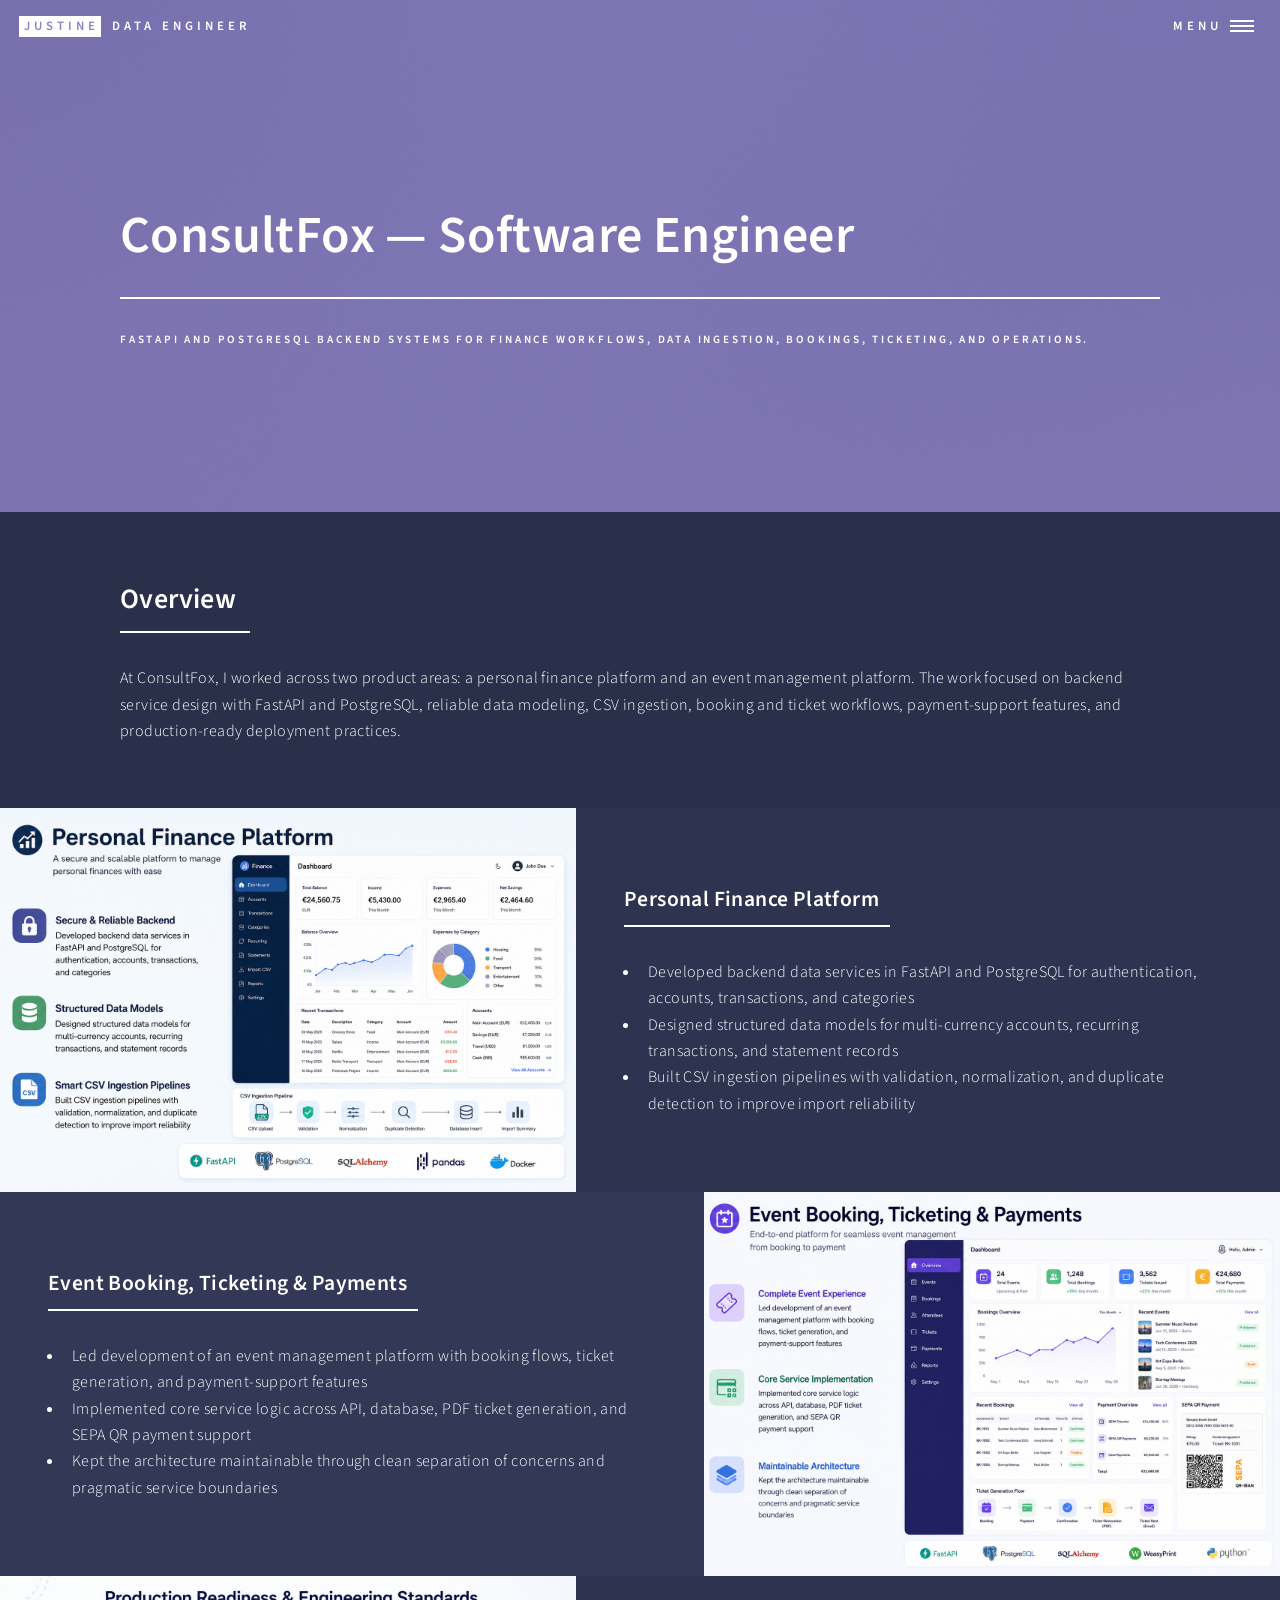
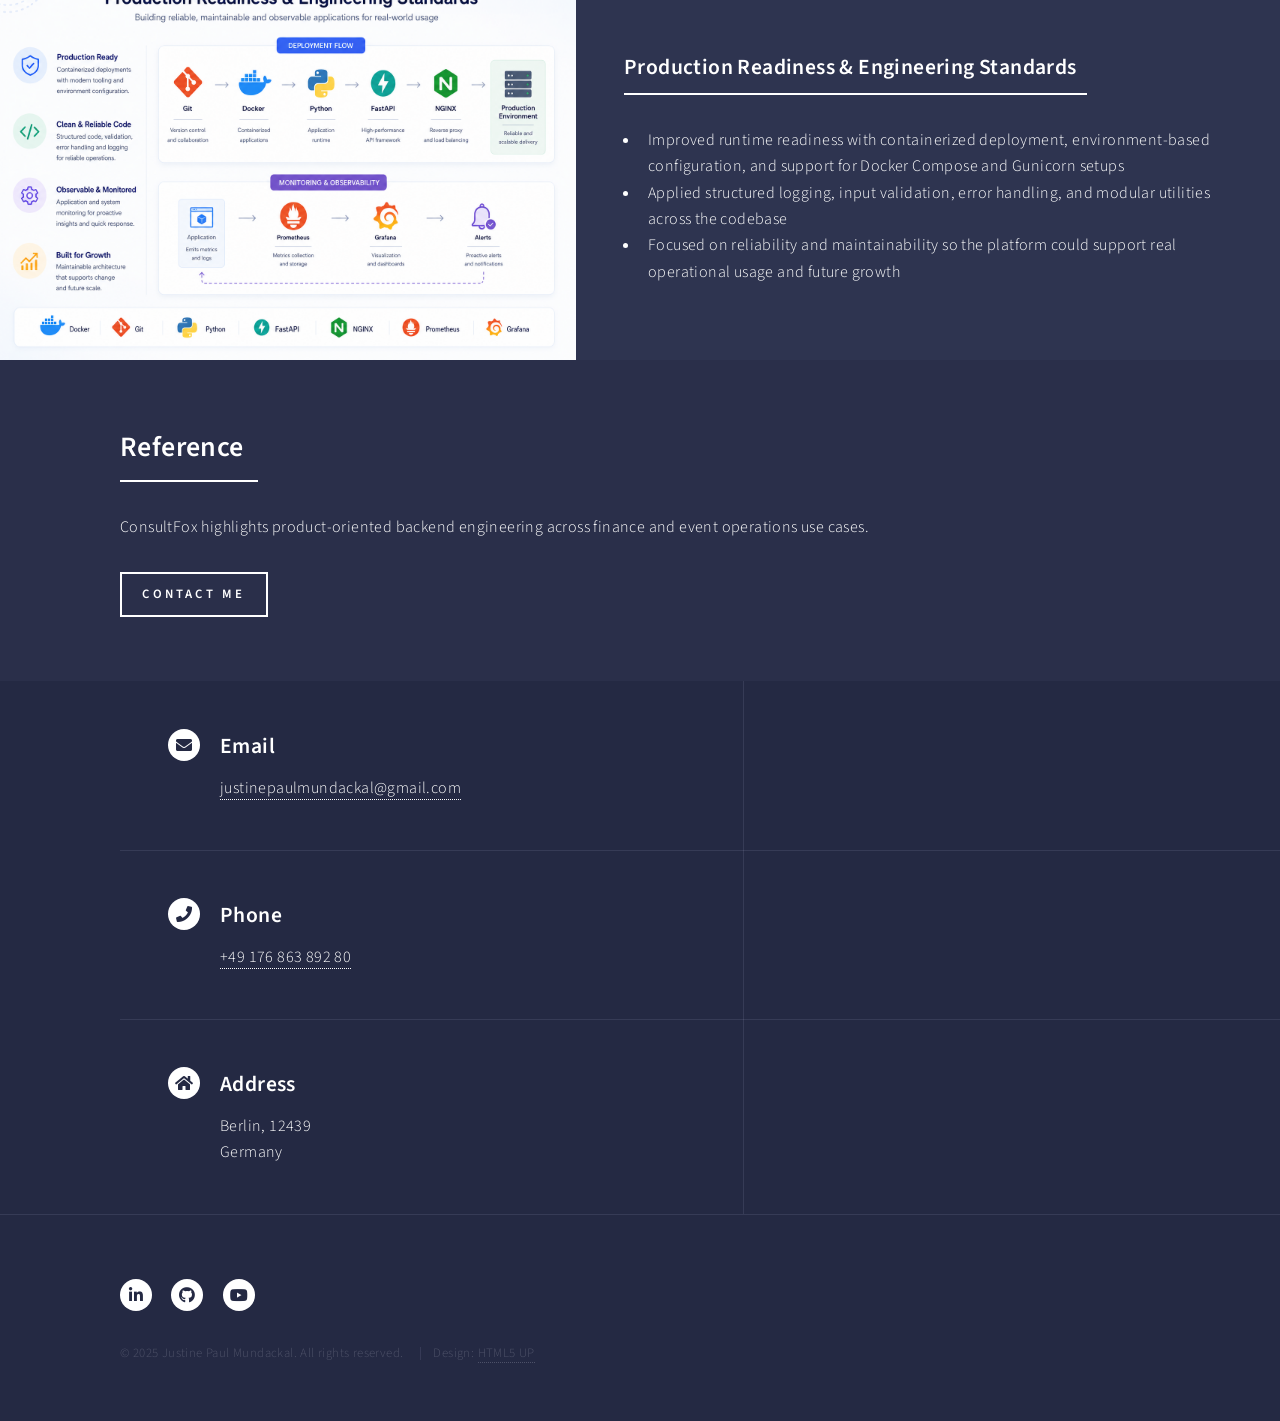
<file: consultfox.html>
<!DOCTYPE HTML>
<html lang="en">

<head>
  <title>ConsultFox — Justine Paul Mundackal</title>
  <meta charset="utf-8" />
  <meta name="viewport" content="width=device-width, initial-scale=1, user-scalable=no" />
  <meta name="description"
    content="ConsultFox — Software Engineer experience across finance and event platform backend systems." />
  <meta property="og:title" content="ConsultFox — Justine Paul Mundackal" />
  <meta property="og:description"
    content="FastAPI and PostgreSQL backend engineering for finance workflows, CSV ingestion, booking flows, and ticketing systems." />
  <meta property="og:image" content="images/consultfox/finance.png" />
  <link rel="stylesheet" href="assets/css/main.v20260427.css" />
  <noscript>
    <link rel="stylesheet" href="assets/css/noscript.v20260427.css" />
  </noscript>
</head>

<body class="is-preload">
  <div id="wrapper">

    <header id="header" class="alt style2">
      <a href="index.html" class="logo">
        <strong>JUSTINE</strong> <span>DATA ENGINEER</span>
      </a>
      <nav><a href="#menu">Menu</a></nav>
    </header>

    <nav id="menu">
      <ul class="links">
        <li><a href="index.html">Home</a></li>
        <li><a href="pwc.html">PwC Germany</a></li>
        <li><a href="cognizant.html">Cognizant India</a></li>
        <li><a href="chefcoco.html">ChefCoco</a></li>
        <li><a href="consultfox.html">ConsultFox</a></li>
        <li><a href="finance.html">Finance Manager</a></li>
        <li><a href="hobby.html">Hobby Projects</a></li>
      </ul>
      <ul class="actions stacked">
        <li><a href="#contact" class="button scrolly">Contact Me</a></li>
      </ul>
    </nav>

    <section id="banner" class="style2">
      <div class="inner">
        <header class="major">
          <h1>ConsultFox — Software Engineer</h1>
        </header>
        <div class="content">
          <p>FastAPI and PostgreSQL backend systems for finance workflows, data ingestion, bookings, ticketing, and operations.</p>
        </div>
      </div>
    </section>

    <div id="main">
      <section id="one">
        <div class="inner">
          <header class="major">
            <h2>Overview</h2>
          </header>
          <p>At ConsultFox, I worked across two product areas: a personal finance platform and an event management
            platform. The work focused on backend service design with FastAPI and PostgreSQL, reliable data modeling,
            CSV ingestion, booking and ticket workflows, payment-support features, and production-ready deployment
            practices.</p>
        </div>
      </section>

      <section id="two" class="spotlights">
        <section>
          <a href="#" class="image">
            <img src="images/consultfox/finance.png" alt="Finance platform services" data-position="center center" />
          </a>
          <div class="content">
            <div class="inner">
              <header class="major">
                <h3>Personal Finance Platform</h3>
              </header>
              <ul>
                <li>Developed backend data services in FastAPI and PostgreSQL for authentication, accounts, transactions, and categories</li>
                <li>Designed structured data models for multi-currency accounts, recurring transactions, and statement records</li>
                <li>Built CSV ingestion pipelines with validation, normalization, and duplicate detection to improve import reliability</li>
              </ul>
            </div>
          </div>
        </section>

        <section>
          <a href="#" class="image">
            <img src="images/consultfox/events.png" alt="Event management platform" data-position="top center" />
          </a>
          <div class="content">
            <div class="inner">
              <header class="major">
                <h3>Event Booking, Ticketing &amp; Payments</h3>
              </header>
              <ul>
                <li>Led development of an event management platform with booking flows, ticket generation, and payment-support features</li>
                <li>Implemented core service logic across API, database, PDF ticket generation, and SEPA QR payment support</li>
                <li>Kept the architecture maintainable through clean separation of concerns and pragmatic service boundaries</li>
              </ul>
            </div>
          </div>
        </section>

        <section>
          <a href="#" class="image">
            <img src="images/consultfox/platform.png" alt="Production readiness and deployment" data-position="25% 25%" />
          </a>
          <div class="content">
            <div class="inner">
              <header class="major">
                <h3>Production Readiness &amp; Engineering Standards</h3>
              </header>
              <ul>
                <li>Improved runtime readiness with containerized deployment, environment-based configuration, and support for Docker Compose and Gunicorn setups</li>
                <li>Applied structured logging, input validation, error handling, and modular utilities across the codebase</li>
                <li>Focused on reliability and maintainability so the platform could support real operational usage and future growth</li>
              </ul>
            </div>
          </div>
        </section>
      </section>

      <section id="three">
        <div class="inner">
          <header class="major">
            <h2>Reference</h2>
          </header>
          <p>ConsultFox highlights product-oriented backend engineering across finance and event operations use cases.</p>
          <ul class="actions">
            <li><a href="#contact" class="button scrolly">Contact Me</a></li>
          </ul>
        </div>
      </section>
    </div>

    <section id="contact">
      <div class="inner">
        <section class="split">
          <section>
            <div class="contact-method">
              <span class="icon solid alt fa-envelope"></span>
              <h3>Email</h3>
              <a href="mailto:justinepaulmundackal@gmail.com">justinepaulmundackal@gmail.com</a>
            </div>
          </section>
          <section>
            <div class="contact-method">
              <span class="icon solid alt fa-phone"></span>
              <h3>Phone</h3>
              <a href="tel:+4917686389280">+49 176 863 892 80</a>
            </div>
          </section>
          <section>
            <div class="contact-method">
              <span class="icon solid alt fa-home"></span>
              <h3>Address</h3>
              <address>Berlin, 12439<br />Germany</address>
            </div>
          </section>
        </section>
      </div>
    </section>

    <footer id="footer">
      <div class="inner">
        <ul class="icons">
          <li><a href="https://www.linkedin.com/in/justinepaul" class="icon brands alt fa-linkedin-in"
              target="_blank"><span class="label">LinkedIn</span></a></li>
          <li><a href="https://github.com/paulmunj" class="icon brands alt fa-github" target="_blank"><span
                class="label">GitHub</span></a></li>
          <li><a href="https://www.youtube.com/channel/UCILk5G1KhsjMOk93OLnki9A" class="icon brands alt fa-youtube"
              target="_blank"><span class="label">YouTube</span></a></li>
        </ul>
        <ul class="copyright">
          <li>&copy; 2025 Justine Paul Mundackal. All rights reserved.</li>
          <li>Design: <a href="https://html5up.net">HTML5 UP</a></li>
        </ul>
      </div>
    </footer>

  </div>

  <script src="assets/js/jquery.min.v20260427.js"></script>
  <script src="assets/js/jquery.scrolly.min.v20260427.js"></script>
  <script src="assets/js/jquery.scrollex.min.v20260427.js"></script>
  <script src="assets/js/browser.min.v20260427.js"></script>
  <script src="assets/js/breakpoints.min.v20260427.js"></script>
  <script src="assets/js/util.v20260427.js"></script>
  <script src="assets/js/main.v20260427.js"></script>
</body>

</html>
</file>
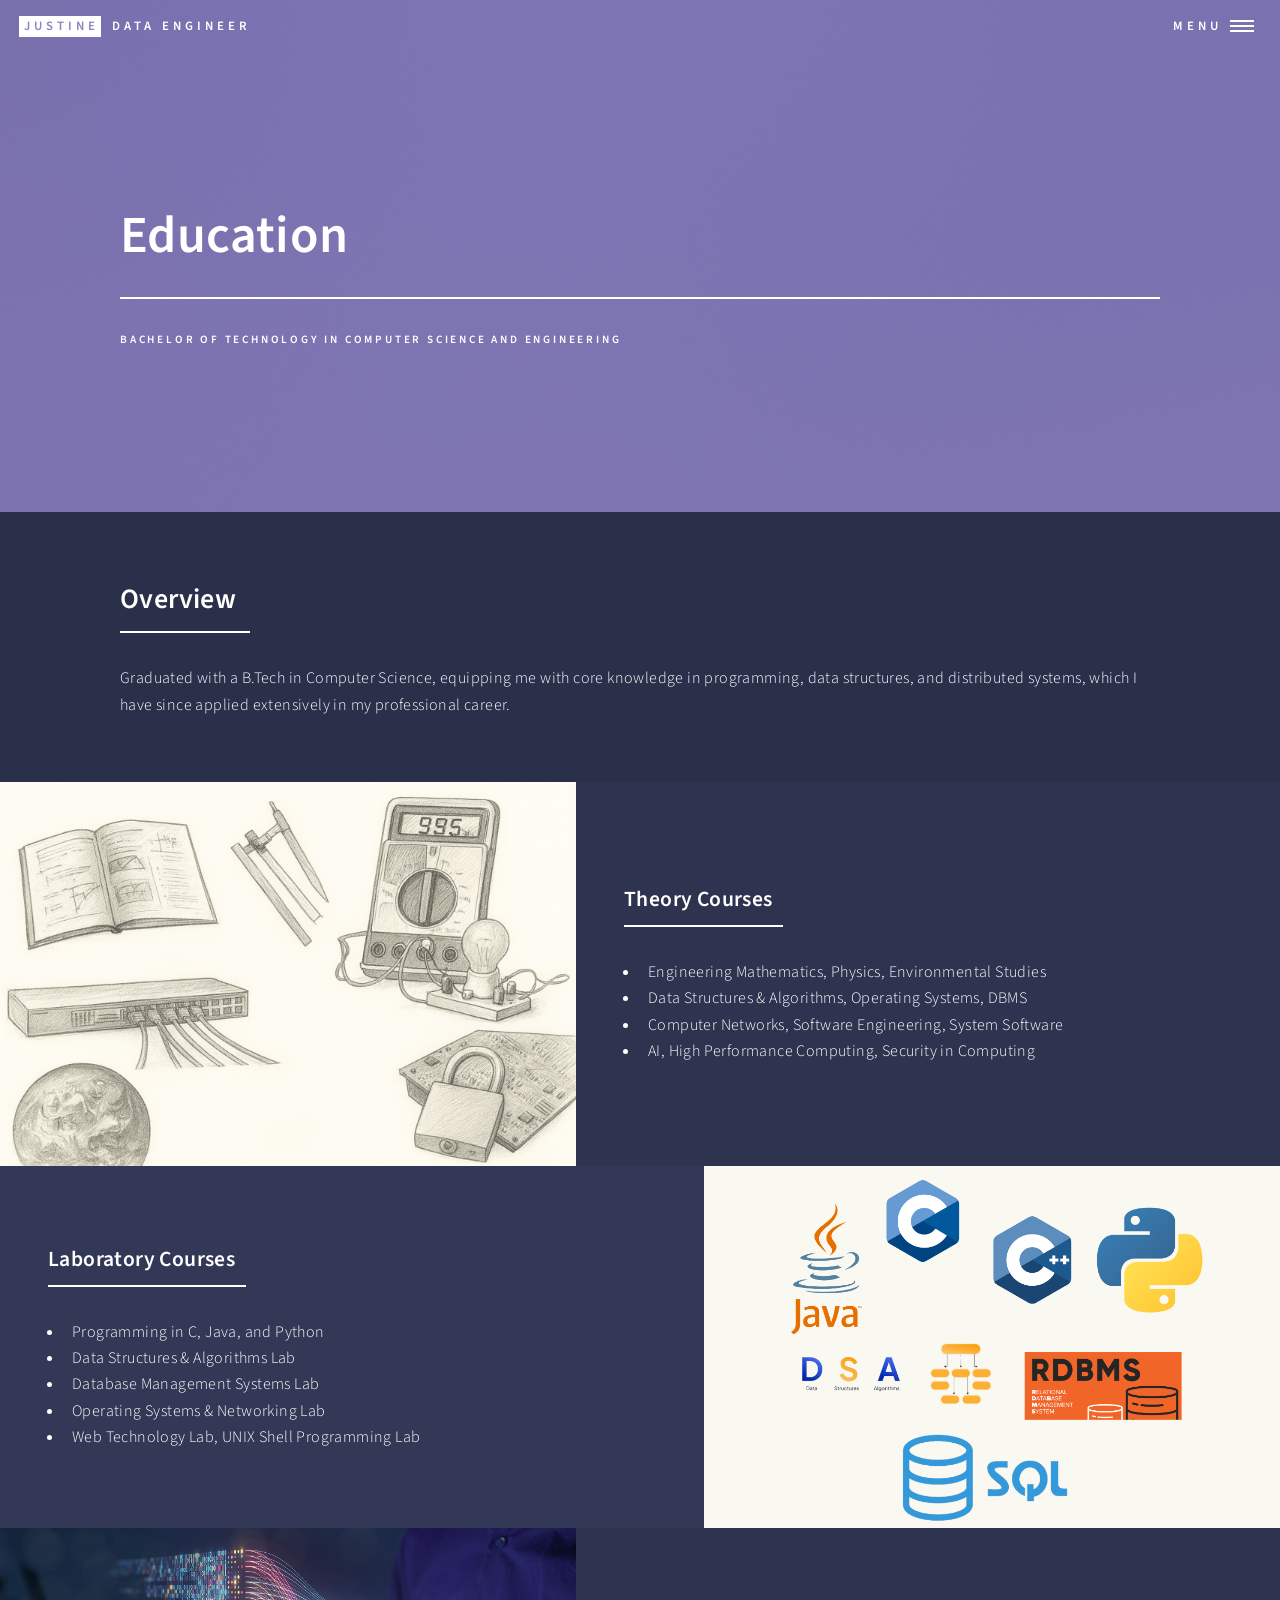
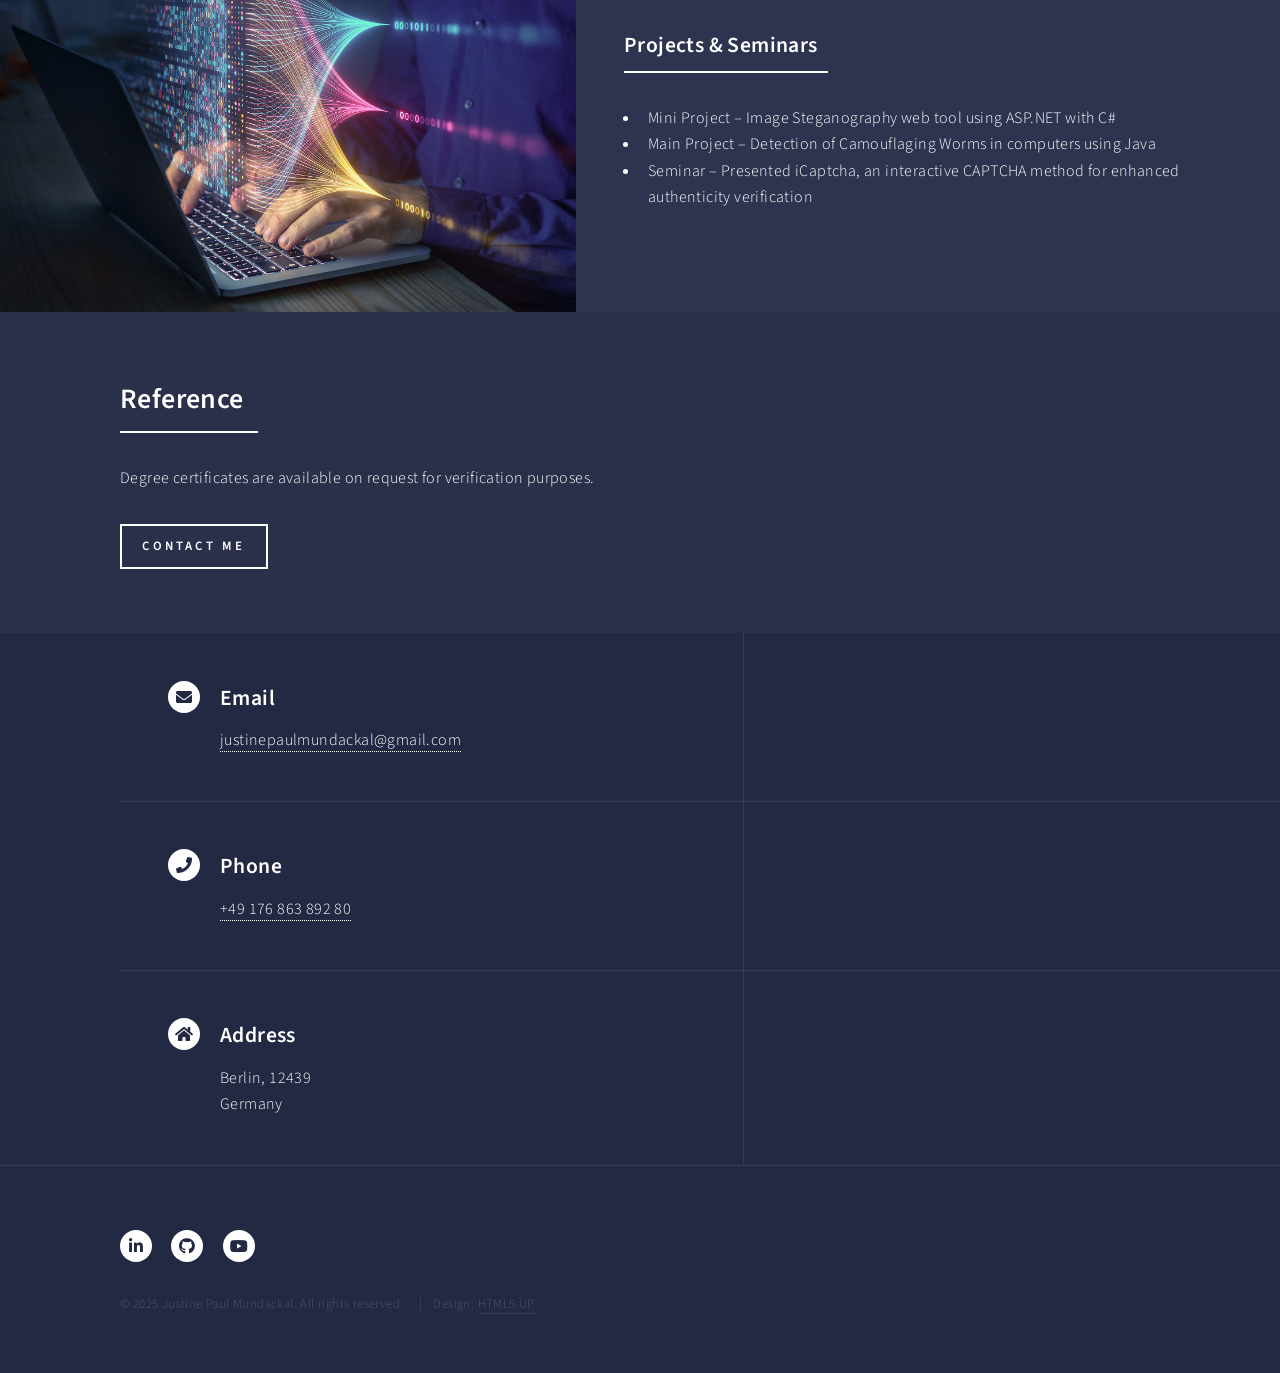
<file: education.html>
<!DOCTYPE HTML>
<html lang="en">

<head>
  <title>Education — Justine Paul Mundackal</title>
  <meta charset="utf-8" />
  <meta name="viewport" content="width=device-width, initial-scale=1, user-scalable=no" />
  <meta name="description" content="Education" />
  <meta property="og:title" content="Education — Justine Paul Mundackal" />
  <meta property="og:description" content="Education — Justine Paul Mundackal" />
  <meta property="og:image" content="images/pwc-banner.v20260427.jpg" />
  <link rel="stylesheet" href="assets/css/main.v20260427.css" />
  <noscript>
    <link rel="stylesheet" href="assets/css/noscript.v20260427.css" />
  </noscript>
</head>

<body class="is-preload">
  <div id="wrapper">

    <!-- Header (style must match banner style) -->
    <header id="header" class="alt style2">
      <a href="index.html" class="logo">
        <strong>JUSTINE</strong> <span>DATA ENGINEER</span>
      </a>
      <nav><a href="#menu">Menu</a></nav>
    </header>

    <!-- Menu -->
    <nav id="menu">
      <ul class="links">
        <li><a href="index.html">Home</a></li>
        <li><a href="pwc.html">PwC Germany</a></li>
        <li><a href="cognizant.html">Cognizant India</a></li>
        <li><a href="chefcoco.html">ChefCoco</a></li>
        <li><a href="consultfox.html">ConsultFox</a></li>
        <li><a href="finance.html">Finance Manager</a></li>
        <li><a href="hobby.html">Hobby Projects</a></li>
      </ul>
      <ul class="actions stacked">
        <li><a href="#contact" class="button scrolly">Contact Me</a></li>
      </ul>
    </nav>

    <!-- Banner -->
    <section id="banner" class="style2">
      <div class="inner">
        <span class="image">
          <img src="images/pwc-banner.v20260427.jpg" alt="Education" />
        </span>
        <header class="major">
          <h1>Education</h1>
        </header>
        <div class="content">
          <p>Bachelor of Technology in Computer Science and Engineering</p>
        </div>
      </div>
    </section>

    <!-- Main -->
    <div id="main">
      <!-- Summary section -->
      <section id="one">
        <div class="inner">
          <header class="major">
            <h2>Overview</h2>
          </header>
          <p>Graduated with a B.Tech in Computer Science, equipping me with core knowledge in programming, data
            structures, and distributed systems, which I have since applied extensively in my professional career.</p>
        </div>
      </section>

      <!-- Highlights / Spotlights -->
      <section id="two" class="spotlights">
        <section>
          <a href="#" class="image">
            <img src="images/education/edu_1.v20260427.png" alt="Engineering Theory" data-position="center center" />
          </a>
          <div class="content">
            <div class="inner">
              <header class="major">
                <h3>Theory Courses</h3>
              </header>
              <ul>
                <li>Engineering Mathematics, Physics, Environmental Studies</li>
                <li>Data Structures & Algorithms, Operating Systems, DBMS</li>
                <li>Computer Networks, Software Engineering, System Software</li>
                <li>AI, High Performance Computing, Security in Computing</li>

              </ul>
            </div>
          </div>
        </section>

        <section>
          <a href="#" class="image">
            <img src="images/education/edu_2.v20260427.png" alt="Engineering Labs" data-position="top center" />
          </a>
          <div class="content">
            <div class="inner">
              <header class="major">
                <h3>Laboratory Courses</h3>
              </header>
              <ul>
                <li>Programming in C, Java, and Python</li>
                <li>Data Structures & Algorithms Lab</li>
                <li>Database Management Systems Lab</li>
                <li>Operating Systems & Networking Lab</li>
                <li>Web Technology Lab, UNIX Shell Programming Lab</li>
              </ul>
            </div>
          </div>
        </section>

        <section>
          <a href="#" class="image">
            <img src="images/education/edu_3.v20260427.jpg" alt="Engineering Projects" data-position="25% 25%" />
          </a>
          <div class="content">
            <div class="inner">
              <header class="major">
                <h3>Projects & Seminars</h3>
              </header>
              <ul>
                <li>Mini Project – Image Steganography web tool using ASP.NET with C#</li>
                <li>Main Project – Detection of Camouflaging Worms in computers using Java</li>
                <li>Seminar – Presented iCaptcha, an interactive CAPTCHA method for enhanced authenticity verification
                </li>
              </ul>
            </div>
          </div>
        </section>
      </section>

      </section>



      <!-- CTA -->
      <section id="three">
        <div class="inner">
          <header class="major">
            <h2>Reference</h2>
          </header>
          <p>Degree certificates are available on request for verification purposes.</p>
          <ul class="actions">
            <li><a href="#contact" class="button scrolly">Contact Me</a></li>
          </ul>
        </div>
      </section>
    </div>

    <!-- Contact -->
    <section id="contact">
      <div class="inner">
        <section class="split">
          <section>
            <div class="contact-method">
              <span class="icon solid alt fa-envelope"></span>
              <h3>Email</h3>
              <a href="mailto:justinepaulmundackal@gmail.com">justinepaulmundackal@gmail.com</a>
            </div>
          </section>
          <section>
            <div class="contact-method">
              <span class="icon solid alt fa-phone"></span>
              <h3>Phone</h3>
              <a href="tel:+4917686389280">+49 176 863 892 80</a>
            </div>
          </section>
          <section>
            <div class="contact-method">
              <span class="icon solid alt fa-home"></span>
              <h3>Address</h3>
              <address>Berlin, 12439<br />Germany</address>
            </div>
          </section>
        </section>
      </div>
    </section>

    <!-- Footer -->
    <footer id="footer">
      <div class="inner">
        <ul class="icons">
          <li><a href="https://www.linkedin.com/in/justinepaul" class="icon brands alt fa-linkedin-in"
              target="_blank"><span class="label">LinkedIn</span></a></li>
          <li><a href="https://github.com/paulmunj" class="icon brands alt fa-github" target="_blank"><span
                class="label">GitHub</span></a></li>
          <li><a href="https://www.youtube.com/channel/UCILk5G1KhsjMOk93OLnki9A" class="icon brands alt fa-youtube"
              target="_blank"><span class="label">YouTube</span></a></li>

        </ul>
        <ul class="copyright">
          <li>&copy; 2025 Justine Paul Mundackal. All rights reserved.</li>
          <li>Design: <a href="https://html5up.net">HTML5 UP</a></li>
        </ul>
      </div>
    </footer>

  </div>

  <!-- Scripts -->
  <script src="assets/js/jquery.min.v20260427.js"></script>
  <script src="assets/js/jquery.scrolly.min.v20260427.js"></script>
  <script src="assets/js/jquery.scrollex.min.v20260427.js"></script>
  <script src="assets/js/browser.min.v20260427.js"></script>
  <script src="assets/js/breakpoints.min.v20260427.js"></script>
  <script src="assets/js/util.v20260427.js"></script>
  <script src="assets/js/main.v20260427.js"></script>
</body>

</html>
</file>
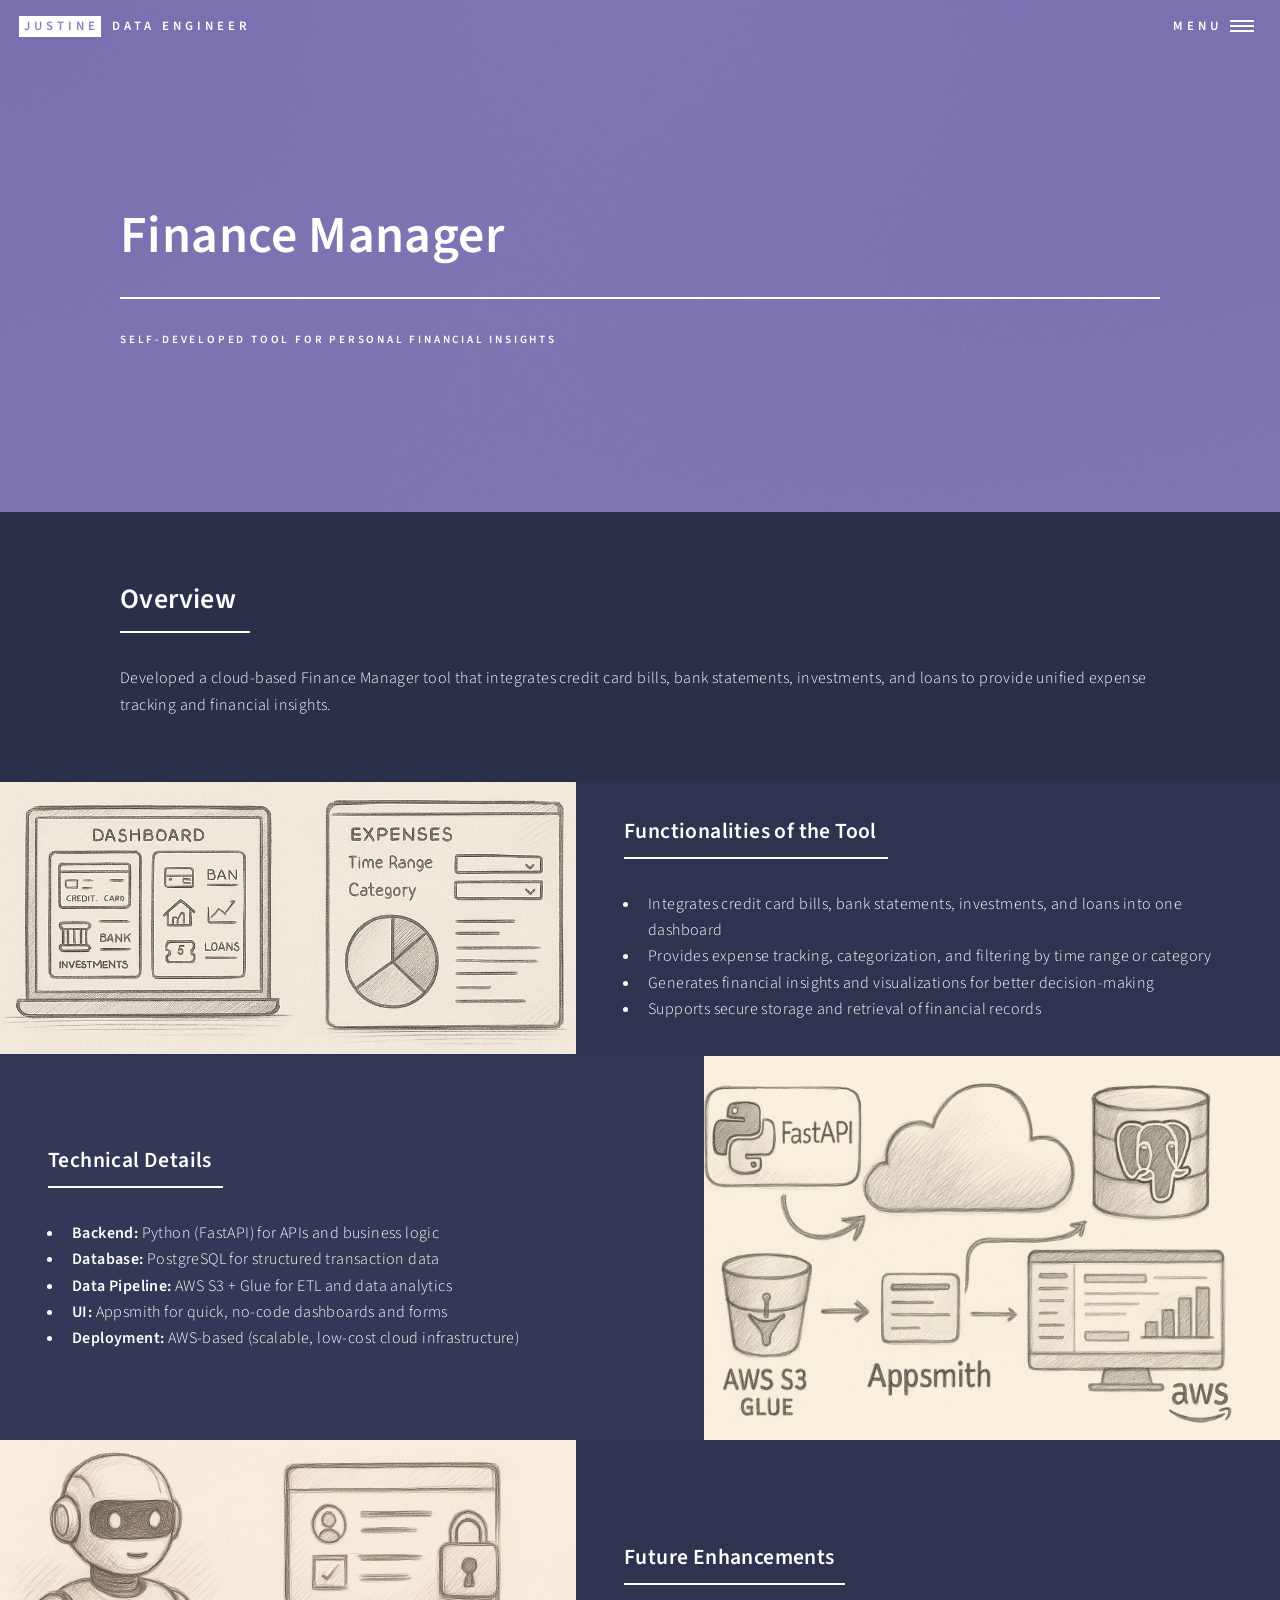
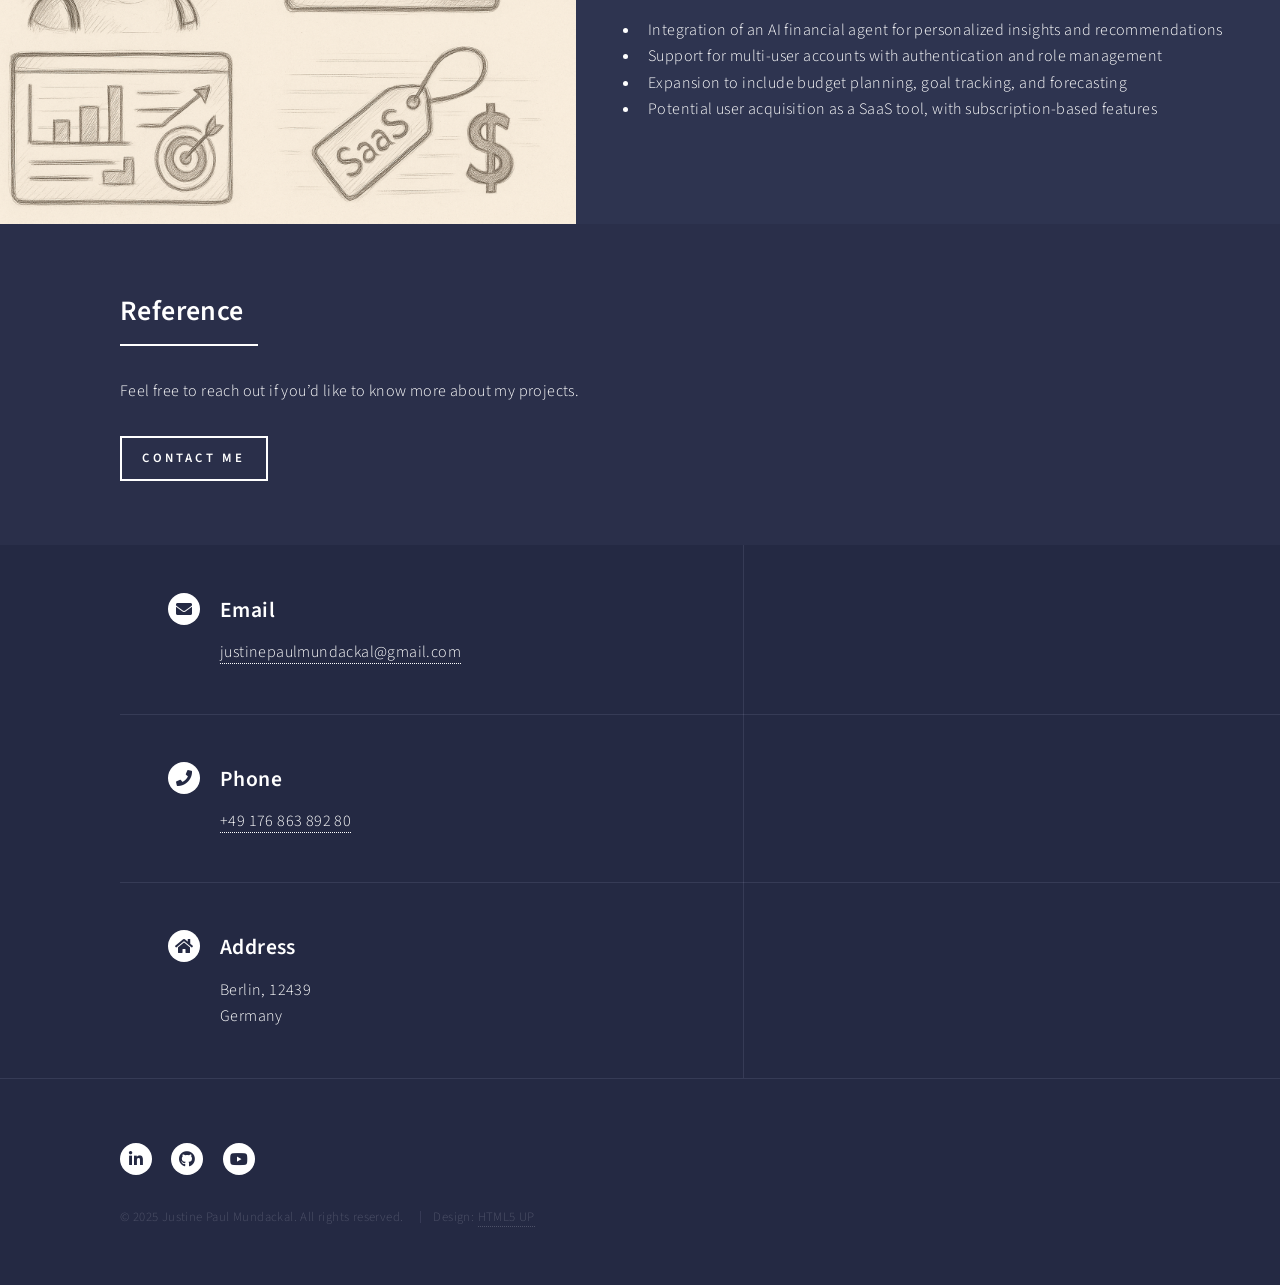
<file: finance.html>
<!DOCTYPE HTML>
<html lang="en">

<head>
  <title>Finance Manager — Justine Paul Mundackal</title>
  <meta charset="utf-8" />
  <meta name="viewport" content="width=device-width, initial-scale=1, user-scalable=no" />
  <meta name="description" content="Finance Manager" />
  <meta property="og:title" content="Finance Manager — Justine Paul Mundackal" />
  <meta property="og:description" content="Finance Manager — Justine Paul Mundackal" />
  <meta property="og:image" content="images/pwc-banner.v20260427.jpg" />
  <link rel="stylesheet" href="assets/css/main.v20260427.css" />
  <noscript>
    <link rel="stylesheet" href="assets/css/noscript.v20260427.css" />
  </noscript>
</head>

<body class="is-preload">
  <div id="wrapper">

    <!-- Header (style must match banner style) -->
    <header id="header" class="alt style2">
      <a href="index.html" class="logo">
        <strong>JUSTINE</strong> <span>DATA ENGINEER</span>
      </a>
      <nav><a href="#menu">Menu</a></nav>
    </header>

    <!-- Menu -->
    <nav id="menu">
      <ul class="links">
        <li><a href="index.html">Home</a></li>
        <li><a href="pwc.html">PwC Germany</a></li>
        <li><a href="cognizant.html">Cognizant India</a></li>
        <li><a href="finance.html">Finance Manager</a></li>
        <li><a href="hobby.html">Hobby Projects</a></li>
      </ul>
      <ul class="actions stacked">
        <li><a href="#contact" class="button scrolly">Contact Me</a></li>
      </ul>
    </nav>

    <!-- Banner -->
    <section id="banner" class="style2">
      <div class="inner">
        <span class="image">
          <img src="images/pwc-banner.v20260427.jpg" alt="Education" />
        </span>
        <header class="major">
          <h1>Finance Manager</h1>
        </header>
        <div class="content">
          <p>Self-developed tool for personal financial insights</p>
        </div>
      </div>
    </section>

    <!-- Main -->
    <div id="main">
      <!-- Summary section -->
      <section id="one">
        <div class="inner">
          <header class="major">
            <h2>Overview</h2>
          </header>
          <p>Developed a cloud-based Finance Manager tool that integrates credit card bills, bank statements,
            investments, and loans to provide unified expense tracking and financial insights.</p>
        </div>
      </section>

      <!-- Highlights / Spotlights -->
      <section id="two" class="spotlights">
        <section>
          <a href="#" class="image">
            <img src="images/finance/fin_1.v20260427.png" alt="Finance Manager Design" data-position="center center" />
          </a>
          <div class="content">
            <div class="inner">
              <header class="major">
                <h3>Functionalities of the Tool</h3>
              </header>
              <ul>
                <li>Integrates credit card bills, bank statements, investments, and loans into one dashboard</li>
                <li>Provides expense tracking, categorization, and filtering by time range or category</li>
                <li>Generates financial insights and visualizations for better decision-making</li>
                <li>Supports secure storage and retrieval of financial records</li>

              </ul>
            </div>
          </div>
        </section>

        <section>
          <a href="#" class="image">
            <img src="images/finance/fin_2.v20260427.png" alt="Finance Manager Architecture" data-position="top center" />
          </a>
          <div class="content">
            <div class="inner">
              <header class="major">
                <h3>Technical Details</h3>
              </header>
              <ul>
                <li><strong>Backend:</strong> Python (FastAPI) for APIs and business logic</li>
                <li><strong>Database:</strong> PostgreSQL for structured transaction data</li>
                <li><strong>Data Pipeline:</strong> AWS S3 + Glue for ETL and data analytics</li>
                <li><strong>UI:</strong> Appsmith for quick, no-code dashboards and forms</li>
                <li><strong>Deployment:</strong> AWS-based (scalable, low-cost cloud infrastructure)</li>
              </ul>
            </div>
          </div>
        </section>

        <section>
          <a href="#" class="image">
            <img src="images/finance/fin_3.v20260427.png" alt="Finance Manager Enhancements" data-position="25% 25%" />
          </a>
          <div class="content">
            <div class="inner">
              <header class="major">
                <h3>Future Enhancements</h3>
              </header>
              <ul>
                <li>Integration of an AI financial agent for personalized insights and recommendations</li>
                <li>Support for multi-user accounts with authentication and role management</li>
                <li>Expansion to include budget planning, goal tracking, and forecasting</li>
                <li>Potential user acquisition as a SaaS tool, with subscription-based features</li>
              </ul>
            </div>
          </div>
        </section>
      </section>

      </section>



      <!-- CTA -->
      <section id="three">
        <div class="inner">
          <header class="major">
            <h2>Reference</h2>
          </header>
          <p>Feel free to reach out if you’d like to know more about my projects.</p>
          <ul class="actions">
            <li><a href="#contact" class="button scrolly">Contact Me</a></li>
          </ul>
        </div>
      </section>
    </div>

    <!-- Contact -->
    <section id="contact">
      <div class="inner">
        <section class="split">
          <section>
            <div class="contact-method">
              <span class="icon solid alt fa-envelope"></span>
              <h3>Email</h3>
              <a href="mailto:justinepaulmundackal@gmail.com">justinepaulmundackal@gmail.com</a>
            </div>
          </section>
          <section>
            <div class="contact-method">
              <span class="icon solid alt fa-phone"></span>
              <h3>Phone</h3>
              <a href="tel:+4917686389280">+49 176 863 892 80</a>
            </div>
          </section>
          <section>
            <div class="contact-method">
              <span class="icon solid alt fa-home"></span>
              <h3>Address</h3>
              <address>Berlin, 12439<br />Germany</address>
            </div>
          </section>
        </section>
      </div>
    </section>
    <!-- Footer -->
    <footer id="footer">
      <div class="inner">
        <ul class="icons">
          <li><a href="https://www.linkedin.com/in/justinepaul" class="icon brands alt fa-linkedin-in"
              target="_blank"><span class="label">LinkedIn</span></a></li>
          <li><a href="https://github.com/paulmunj" class="icon brands alt fa-github" target="_blank"><span
                class="label">GitHub</span></a></li>
          <li><a href="https://www.youtube.com/channel/UCILk5G1KhsjMOk93OLnki9A" class="icon brands alt fa-youtube"
              target="_blank"><span class="label">YouTube</span></a></li>

        </ul>
        <ul class="copyright">
          <li>&copy; 2025 Justine Paul Mundackal. All rights reserved.</li>
          <li>Design: <a href="https://html5up.net">HTML5 UP</a></li>
        </ul>
      </div>
    </footer>

    <!-- Scripts -->
    <script src="assets/js/jquery.min.v20260427.js"></script>
    <script src="assets/js/jquery.scrolly.min.v20260427.js"></script>
    <script src="assets/js/jquery.scrollex.min.v20260427.js"></script>
    <script src="assets/js/browser.min.v20260427.js"></script>
    <script src="assets/js/breakpoints.min.v20260427.js"></script>
    <script src="assets/js/util.v20260427.js"></script>
    <script src="assets/js/main.v20260427.js"></script>
</body>

</html>
</file>
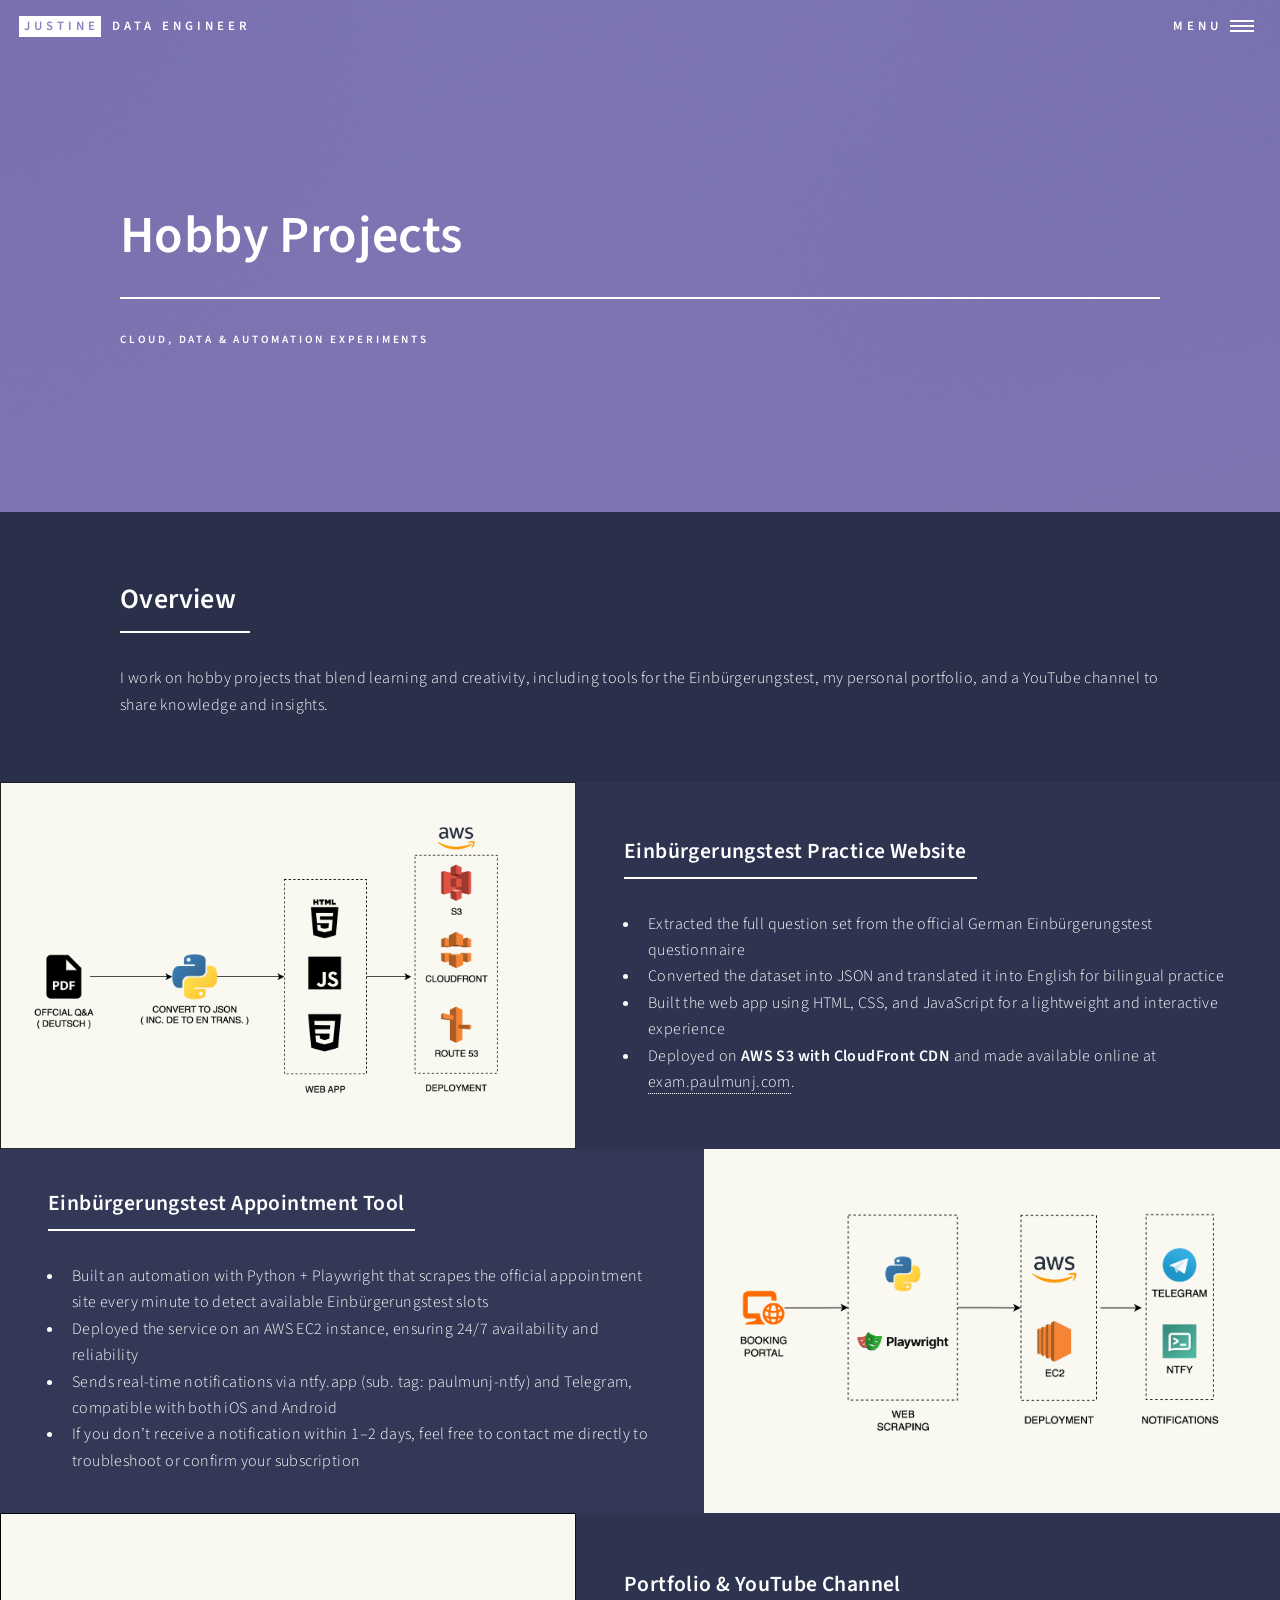
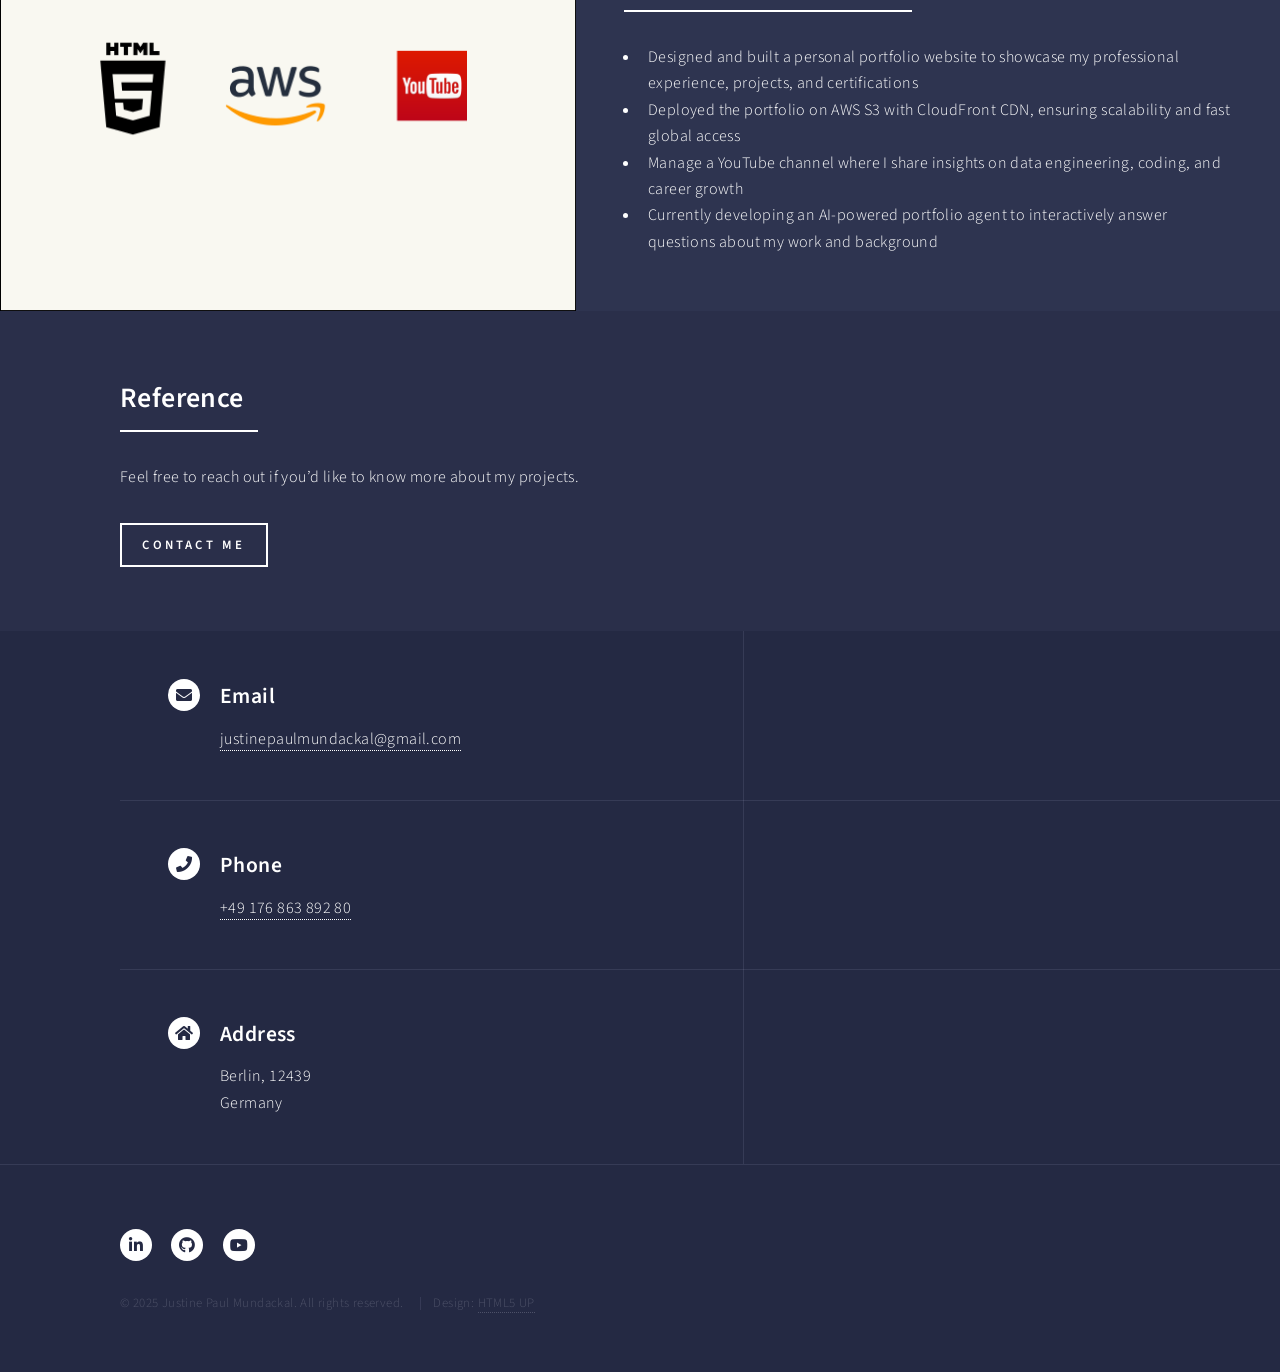
<file: hobby.html>
<!DOCTYPE HTML>
<html lang="en">

<head>
  <title>Hobby Projects — Justine Paul Mundackal</title>
  <meta charset="utf-8" />
  <meta name="viewport" content="width=device-width, initial-scale=1, user-scalable=no" />
  <meta name="description" content="Hobby Projects" />
  <meta property="og:title" content="Hobby Projects — Justine Paul Mundackal" />
  <meta property="og:description" content="Hobby Projects — Justine Paul Mundackal" />
  <meta property="og:image" content="images/pwc-banner.v20260427.jpg" />
  <link rel="stylesheet" href="assets/css/main.v20260427.css" />
  <noscript>
    <link rel="stylesheet" href="assets/css/noscript.v20260427.css" />
  </noscript>
</head>

<body class="is-preload">
  <div id="wrapper">

    <!-- Header (style must match banner style) -->
    <header id="header" class="alt style2">
      <a href="index.html" class="logo">
        <strong>JUSTINE</strong> <span>DATA ENGINEER</span>
      </a>
      <nav><a href="#menu">Menu</a></nav>
    </header>

    <!-- Menu -->
    <nav id="menu">
      <ul class="links">
        <li><a href="index.html">Home</a></li>
        <li><a href="pwc.html">PwC Germany</a></li>
        <li><a href="cognizant.html">Cognizant India</a></li>
        <li><a href="chefcoco.html">ChefCoco</a></li>
        <li><a href="consultfox.html">ConsultFox</a></li>
        <li><a href="finance.html">Finance Manager</a></li>
        <li><a href="hobby.html">Hobby Projects</a></li>
      </ul>
      <ul class="actions stacked">
        <li><a href="#contact" class="button scrolly">Contact Me</a></li>
      </ul>
    </nav>

    <!-- Banner -->
    <section id="banner" class="style2">
      <div class="inner">
        <span class="image">
          <img src="images/pwc-banner.v20260427.jpg" alt="Education" />
        </span>
        <header class="major">
          <h1>Hobby Projects</h1>
        </header>
        <div class="content">
          <p>Cloud, Data & Automation Experiments</p>
        </div>
      </div>
    </section>

    <!-- Main -->
    <div id="main">
      <!-- Summary section -->
      <section id="one">
        <div class="inner">
          <header class="major">
            <h2>Overview</h2>
          </header>
          <p>I work on hobby projects that blend learning and creativity, including tools for the Einbürgerungstest, my
            personal portfolio, and a YouTube channel to share knowledge and insights.</p>
        </div>
      </section>

      <!-- Highlights / Spotlights -->
      <section id="two" class="spotlights">
        <section>
          <a href="#" class="image">
            <img src="images/hobby/hobby_1.v20260427.png" alt="Einbürgerungstest Practice Website" data-position="center center" />
          </a>
          <div class="content">
            <div class="inner">
              <header class="major">
                <h3>Einbürgerungstest Practice Website</h3>
              </header>
              <ul>
                <li>Extracted the full question set from the official German Einbürgerungstest questionnaire</li>
                <li>Converted the dataset into JSON and translated it into English for bilingual practice</li>
                <li>Built the web app using HTML, CSS, and JavaScript for a lightweight and interactive experience</li>
                <li>Deployed on <strong>AWS S3 with CloudFront CDN</strong> and made available online at
                  <a href="https://exam.paulmunj.com" target="_blank">exam.paulmunj.com</a>.
                </li>

              </ul>
            </div>
          </div>
        </section>

        <section>
          <a href="#" class="image">
            <img src="images/hobby/hobby_2.v20260427.png" alt="Einbürgerungstest Appointment" data-position="top center" />
          </a>
          <div class="content">
            <div class="inner">
              <header class="major">
                <h3>Einbürgerungstest Appointment Tool</h3>
              </header>
              <ul>
                <li>Built an automation with Python + Playwright that scrapes the official appointment site every minute
                  to detect available Einbürgerungstest slots</li>
                <li>Deployed the service on an AWS EC2 instance, ensuring 24/7 availability and reliability</li>
                <li>Sends real-time notifications via ntfy.app (sub. tag: paulmunj-ntfy) and Telegram,
                  compatible with both iOS and Android</li>
                <li>If you don’t receive a notification within 1–2 days, feel free to contact me directly to
                  troubleshoot or confirm your subscription</li>
              </ul>
            </div>
          </div>
        </section>

        <section>
          <a href="#" class="image">
            <img src="images/hobby/hobby_3.v20260427.png" alt="Portfolio" data-position="25% 25%" />
          </a>
          <div class="content">
            <div class="inner">
              <header class="major">
                <h3>Portfolio & YouTube Channel</h3>
              </header>
              <ul>
                <li>Designed and built a personal portfolio website to showcase my professional experience, projects,
                  and certifications</li>
                <li>Deployed the portfolio on AWS S3 with CloudFront CDN, ensuring scalability and fast global access
                </li>
                <li>Manage a YouTube channel where I share insights on data engineering, coding, and career growth</li>
                <li>Currently developing an AI-powered portfolio agent to interactively answer questions about my work
                  and background</li>
              </ul>
            </div>
          </div>
        </section>
      </section>

      </section>



      <!-- CTA -->
      <section id="three">
        <div class="inner">
          <header class="major">
            <h2>Reference</h2>
          </header>
          <p>Feel free to reach out if you’d like to know more about my projects.</p>
          <ul class="actions">
            <li><a href="#contact" class="button scrolly">Contact Me</a></li>
          </ul>
        </div>
      </section>
    </div>

    <!-- Contact -->
    <section id="contact">
      <div class="inner">
        <section class="split">
          <section>
            <div class="contact-method">
              <span class="icon solid alt fa-envelope"></span>
              <h3>Email</h3>
              <a href="mailto:justinepaulmundackal@gmail.com">justinepaulmundackal@gmail.com</a>
            </div>
          </section>
          <section>
            <div class="contact-method">
              <span class="icon solid alt fa-phone"></span>
              <h3>Phone</h3>
              <a href="tel:+4917686389280">+49 176 863 892 80</a>
            </div>
          </section>
          <section>
            <div class="contact-method">
              <span class="icon solid alt fa-home"></span>
              <h3>Address</h3>
              <address>Berlin, 12439<br />Germany</address>
            </div>
          </section>
        </section>
      </div>
    </section>

    <!-- Footer -->
    <footer id="footer">
      <div class="inner">
        <ul class="icons">
          <li><a href="https://www.linkedin.com/in/justinepaul" class="icon brands alt fa-linkedin-in"
              target="_blank"><span class="label">LinkedIn</span></a></li>
          <li><a href="https://github.com/paulmunj" class="icon brands alt fa-github" target="_blank"><span
                class="label">GitHub</span></a></li>
          <li><a href="https://www.youtube.com/channel/UCILk5G1KhsjMOk93OLnki9A" class="icon brands alt fa-youtube"
              target="_blank"><span class="label">YouTube</span></a></li>

        </ul>
        <ul class="copyright">
          <li>&copy; 2025 Justine Paul Mundackal. All rights reserved.</li>
          <li>Design: <a href="https://html5up.net">HTML5 UP</a></li>
        </ul>
      </div>
    </footer>

  </div>

  <!-- Scripts -->
  <script src="assets/js/jquery.min.v20260427.js"></script>
  <script src="assets/js/jquery.scrolly.min.v20260427.js"></script>
  <script src="assets/js/jquery.scrollex.min.v20260427.js"></script>
  <script src="assets/js/browser.min.v20260427.js"></script>
  <script src="assets/js/breakpoints.min.v20260427.js"></script>
  <script src="assets/js/util.v20260427.js"></script>
  <script src="assets/js/main.v20260427.js"></script>
</body>

</html>
</file>
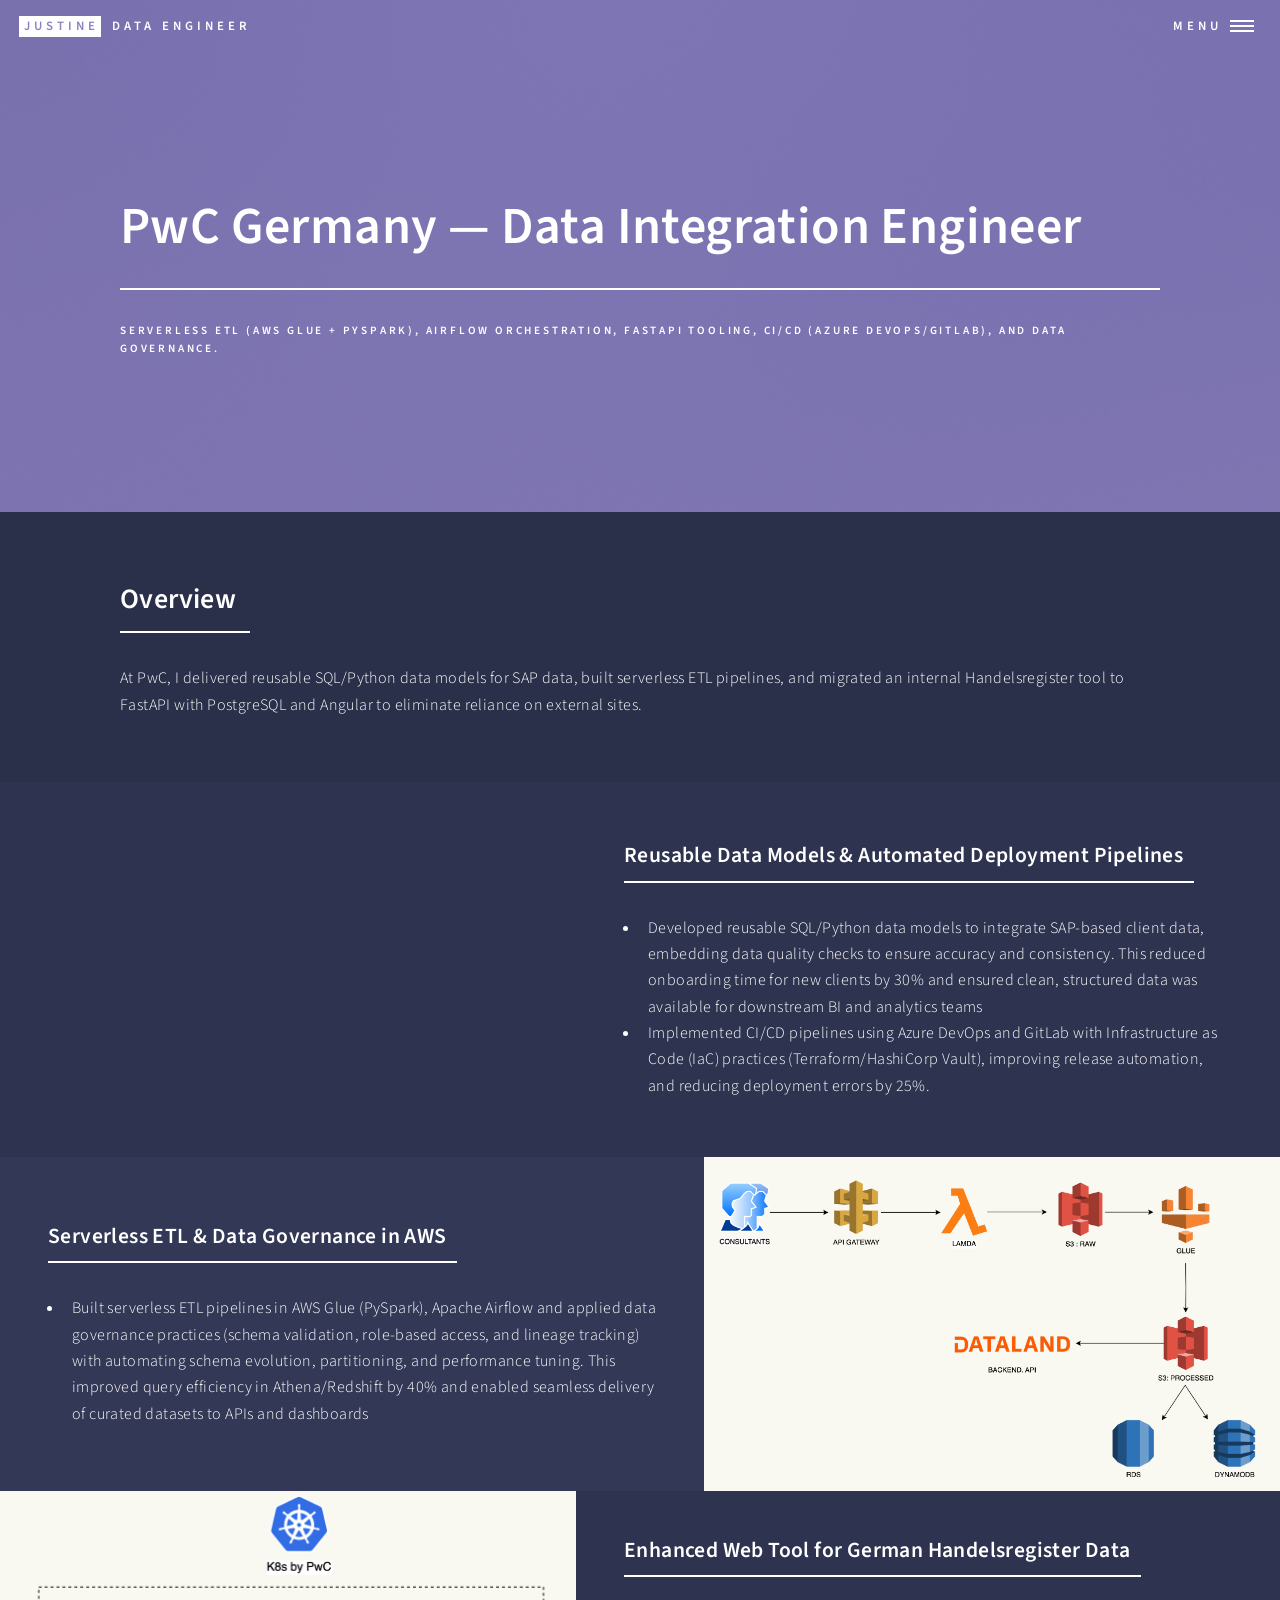
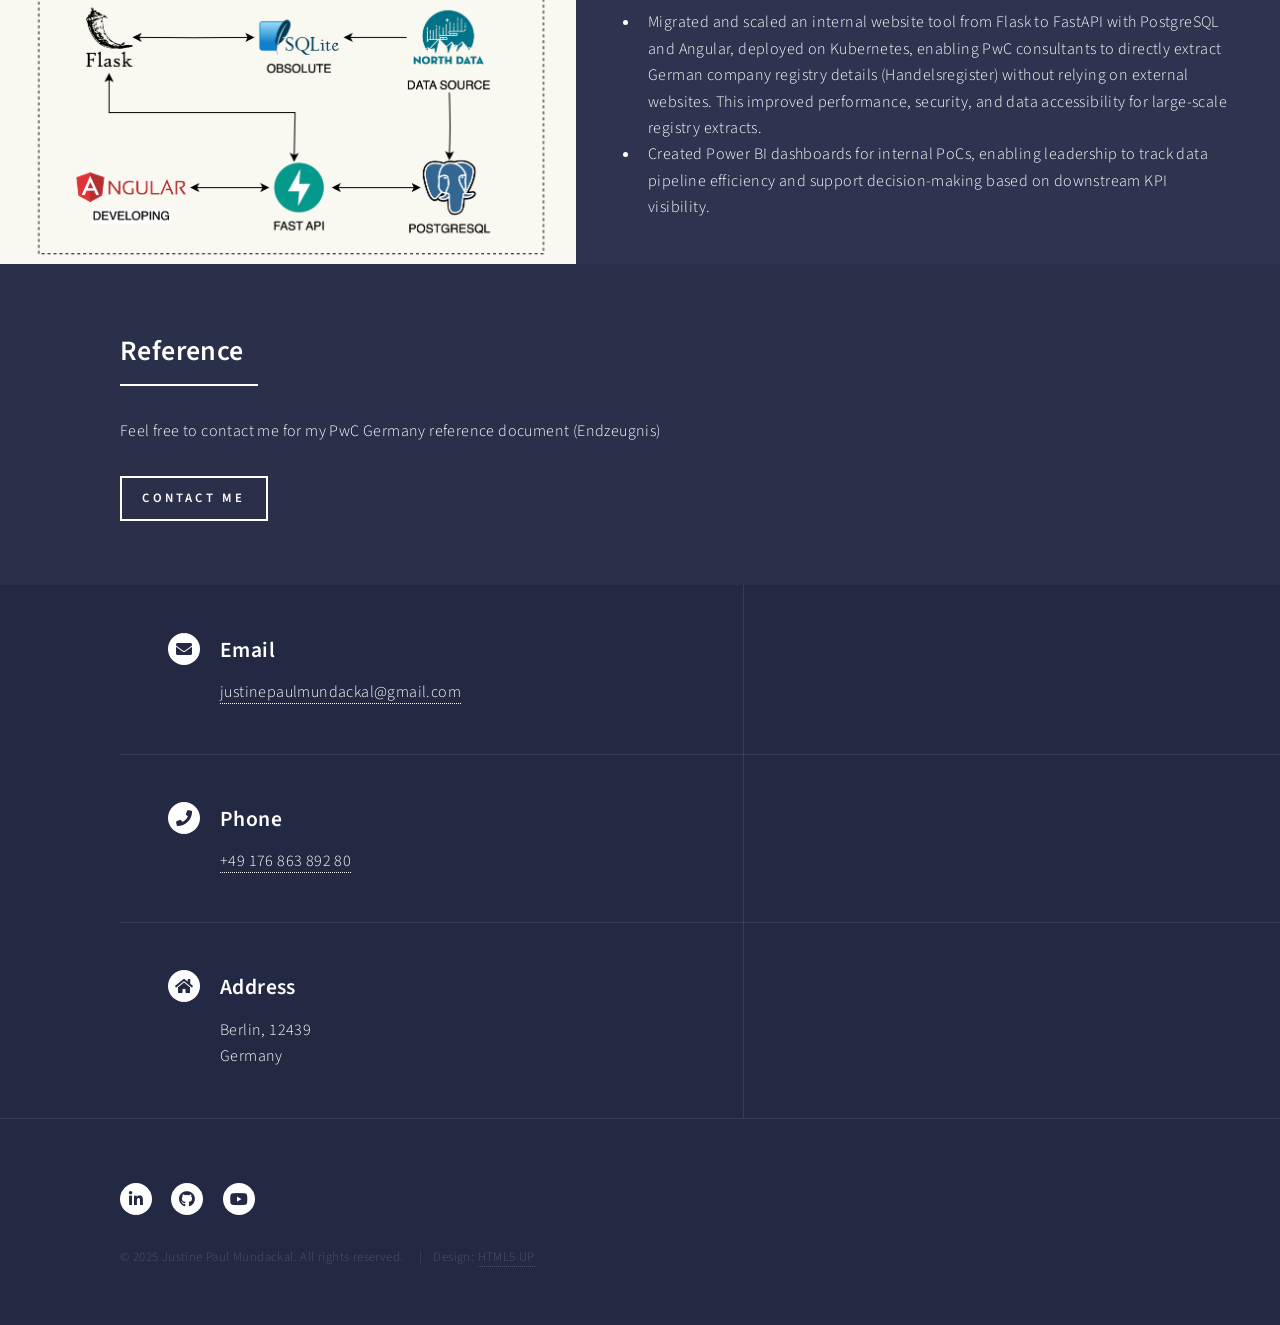
<file: pwc.html>
<!DOCTYPE HTML>
<html lang="en">

<head>
  <title>PwC Germany — Justine Paul Mundackal</title>
  <meta charset="utf-8" />
  <meta name="viewport" content="width=device-width, initial-scale=1, user-scalable=no" />
  <meta name="description"
    content="PwC Germany — Data Integration Engineer experience: AWS Glue, Airflow, FastAPI, CI/CD, governance." />
  <meta property="og:title" content="PwC Germany — Justine Paul Mundackal" />
  <meta property="og:description"
    content="Data Integration Engineer at PwC Germany: scalable ETL, serverless, governance, and internal tools." />
  <meta property="og:image" content="images/pwc-banner.v20260427.jpg" />
  <link rel="stylesheet" href="assets/css/main.v20260427.css" />
  <noscript>
    <link rel="stylesheet" href="assets/css/noscript.v20260427.css" />
  </noscript>
</head>

<body class="is-preload">
  <div id="wrapper">

    <!-- Header (style must match banner style) -->
    <header id="header" class="alt style2">
      <a href="index.html" class="logo">
        <strong>JUSTINE</strong> <span>DATA ENGINEER</span>
      </a>
      <nav><a href="#menu">Menu</a></nav>
    </header>

    <!-- Menu -->
    <nav id="menu">
      <ul class="links">
        <li><a href="index.html">Home</a></li>
        <li><a href="pwc.html">PwC Germany</a></li>
        <li><a href="cognizant.html">Cognizant India</a></li>
        <li><a href="chefcoco.html">ChefCoco</a></li>
        <li><a href="consultfox.html">ConsultFox</a></li>
        <li><a href="finance.html">Finance Manager</a></li>
        <li><a href="hobby.html">Hobby Projects</a></li>
      </ul>
      <ul class="actions stacked">
        <li><a href="#contact" class="button scrolly">Contact Me</a></li>
      </ul>
    </nav>

    <!-- Banner -->
    <section id="banner" class="style2">
      <div class="inner">
        <span class="image">
          <img src="images/pwc-banner.v20260427.jpg" alt="PwC Germany — Data Integration Engineer" />
        </span>
        <header class="major">
          <h1>PwC Germany — Data Integration Engineer</h1>
        </header>
        <div class="content">
          <p>Serverless ETL (AWS Glue + PySpark), Airflow orchestration, FastAPI tooling, CI/CD (Azure DevOps/GitLab),
            and data governance.</p>
        </div>
      </div>
    </section>

    <!-- Main -->
    <div id="main">
      <!-- Summary section -->
      <section id="one">
        <div class="inner">
          <header class="major">
            <h2>Overview</h2>
          </header>
          <p>At PwC, I delivered reusable SQL/Python data models for SAP data, built serverless
            ETL pipelines, and migrated an internal Handelsregister tool to FastAPI with PostgreSQL and Angular to
            eliminate reliance on external sites.</p>
        </div>
      </section>

      <!-- Highlights / Spotlights -->
      <section id="two" class="spotlights">
        <section>
          <a href="#" class="image">
            <img src="images/pwc/pwc_1.v20260427.png" alt="Data Modeling" data-position="center center" />
          </a>
          <div class="content">
            <div class="inner">
              <header class="major">
                <h3>Reusable Data Models & Automated Deployment Pipelines</h3>
              </header>
              <ul>
                <li>Developed reusable SQL/Python data models to integrate SAP-based client data, embedding data quality
                  checks to ensure accuracy and consistency. This reduced onboarding time for new clients by 30% and
                  ensured clean, structured data was available for downstream BI and analytics teams</li>

                <li> Implemented CI/CD pipelines using Azure DevOps and GitLab with Infrastructure as Code (IaC)
                  practices (Terraform/HashiCorp Vault), improving release automation,
                  and reducing deployment errors by 25%.</li>
              </ul>
            </div>
          </div>
        </section>

        <section>
          <a href="#" class="image">
            <img src="images/pwc/pwc_2.v20260427.png" alt="AWS Pipeline" data-position="top center" />
          </a>
          <div class="content">
            <div class="inner">
              <header class="major">
                <h3>Serverless ETL & Data Governance in AWS</h3>
              </header>
              <ul>
                <li>Built serverless ETL pipelines in AWS Glue (PySpark), Apache Airflow and applied data governance
                  practices (schema validation, role-based access, and lineage tracking) with automating schema
                  evolution, partitioning, and performance tuning. This improved query efficiency in Athena/Redshift by
                  40% and enabled seamless delivery of curated datasets to APIs and dashboards</li>
              </ul>
            </div>
          </div>
        </section>

        <section>
          <a href="#" class="image">
            <img src="images/pwc/pwc_3.v20260427.png" alt="Web based data tool" data-position="25% 25%" />
          </a>
          <div class="content">
            <div class="inner">
              <header class="major">
                <h3>Enhanced Web Tool for German Handelsregister Data</h3>
              </header>
              <ul>
                <li>Migrated and scaled an internal website tool from Flask to FastAPI with PostgreSQL and Angular,
                  deployed on Kubernetes, enabling PwC consultants to directly extract German company registry details
                  (Handelsregister) without relying on external websites. This improved performance, security, and data
                  accessibility for large-scale registry extracts.</li>

                <li>Created Power BI dashboards for internal PoCs, enabling leadership to track data pipeline efficiency
                  and support decision-making based on downstream KPI visibility.</li>
              </ul>
            </div>
          </div>
        </section>
      </section>

      </section>



      <!-- CTA -->
      <section id="three">
        <div class="inner">
          <header class="major">
            <h2>Reference</h2>
          </header>
          <p>Feel free to contact me for my PwC Germany reference document (Endzeugnis)</p>
          <ul class="actions">
            <li><a href="#contact" class="button scrolly">Contact Me</a></li>
          </ul>
        </div>
      </section>
    </div>

    <!-- Contact -->
    <section id="contact">
      <div class="inner">
        <section class="split">
          <section>
            <div class="contact-method">
              <span class="icon solid alt fa-envelope"></span>
              <h3>Email</h3>
              <a href="mailto:justinepaulmundackal@gmail.com">justinepaulmundackal@gmail.com</a>
            </div>
          </section>
          <section>
            <div class="contact-method">
              <span class="icon solid alt fa-phone"></span>
              <h3>Phone</h3>
              <a href="tel:+4917686389280">+49 176 863 892 80</a>
            </div>
          </section>
          <section>
            <div class="contact-method">
              <span class="icon solid alt fa-home"></span>
              <h3>Address</h3>
              <address>Berlin, 12439<br />Germany</address>
            </div>
          </section>
        </section>
      </div>
    </section>

    <!-- Footer -->
    <footer id="footer">
      <div class="inner">
        <ul class="icons">
          <li><a href="https://www.linkedin.com/in/justinepaul" class="icon brands alt fa-linkedin-in"
              target="_blank"><span class="label">LinkedIn</span></a></li>
          <li><a href="https://github.com/paulmunj" class="icon brands alt fa-github" target="_blank"><span
                class="label">GitHub</span></a></li>
          <li><a href="https://www.youtube.com/channel/UCILk5G1KhsjMOk93OLnki9A" class="icon brands alt fa-youtube"
              target="_blank"><span class="label">YouTube</span></a></li>
        </ul>
        <ul class="copyright">
          <li>&copy; 2025 Justine Paul Mundackal. All rights reserved.</li>
          <li>Design: <a href="https://html5up.net">HTML5 UP</a></li>
        </ul>
      </div>
    </footer>

  </div>

  <!-- Scripts -->
  <script src="assets/js/jquery.min.v20260427.js"></script>
  <script src="assets/js/jquery.scrolly.min.v20260427.js"></script>
  <script src="assets/js/jquery.scrollex.min.v20260427.js"></script>
  <script src="assets/js/browser.min.v20260427.js"></script>
  <script src="assets/js/breakpoints.min.v20260427.js"></script>
  <script src="assets/js/util.v20260427.js"></script>
  <script src="assets/js/main.v20260427.js"></script>
</body>

</html>
</file>
<file: assets/css/noscript.v20260427.css>
/*
	Forty by HTML5 UP
	html5up.net | @ajlkn
	Free for personal and commercial use under the CCA 3.0 license (html5up.net/license)
*/

/* Banner */

	body.is-preload #banner:after {
		opacity: 0.85;
	}

	body.is-preload #banner > .inner {
		-moz-filter: none;
		-webkit-filter: none;
		-ms-filter: none;
		filter: none;
		-moz-transform: none;
		-webkit-transform: none;
		-ms-transform: none;
		transform: none;
		opacity: 1;
	}
</file>
<file: assets/css/main.v20260427.css>
@import url(fontawesome-all.min.css);
@import url("https://fonts.googleapis.com/css?family=Source+Sans+Pro:300,300italic,600,600italic");

/*
	Forty by HTML5 UP
	html5up.net | @ajlkn
	Free for personal and commercial use under the CCA 3.0 license (html5up.net/license)
*/

html, body, div, span, applet, object,
iframe, h1, h2, h3, h4, h5, h6, p, blockquote,
pre, a, abbr, acronym, address, big, cite,
code, del, dfn, em, img, ins, kbd, q, s, samp,
small, strike, strong, sub, sup, tt, var, b,
u, i, center, dl, dt, dd, ol, ul, li, fieldset,
form, label, legend, table, caption, tbody,
tfoot, thead, tr, th, td, article, aside,
canvas, details, embed, figure, figcaption,
footer, header, hgroup, menu, nav, output, ruby,
section, summary, time, mark, audio, video {
	margin: 0;
	padding: 0;
	border: 0;
	font-size: 100%;
	font: inherit;
	vertical-align: baseline;}

article, aside, details, figcaption, figure,
footer, header, hgroup, menu, nav, section {
	display: block;}

body {
	line-height: 1;
}

ol, ul {
	list-style: none;
}

blockquote, q {
	quotes: none;
}

	blockquote:before, blockquote:after, q:before, q:after {
		content: '';
		content: none;
	}

table {
	border-collapse: collapse;
	border-spacing: 0;
}

body {
	-webkit-text-size-adjust: none;
}

mark {
	background-color: transparent;
	color: inherit;
}

input::-moz-focus-inner {
	border: 0;
	padding: 0;
}

input, select, textarea {
	-moz-appearance: none;
	-webkit-appearance: none;
	-ms-appearance: none;
	appearance: none;
}

/* Basic */

	@-ms-viewport {
		width: device-width;
	}

	body {
		-ms-overflow-style: scrollbar;
	}

	@media screen and (max-width: 480px) {

		html, body {
			min-width: 320px;
		}

	}

	html {
		box-sizing: border-box;
	}

	*, *:before, *:after {
		box-sizing: inherit;
	}

	body {
		background: #242943;
	}

		body.is-preload *, body.is-preload *:before, body.is-preload *:after {
			-moz-animation: none !important;
			-webkit-animation: none !important;
			-ms-animation: none !important;
			animation: none !important;
			-moz-transition: none !important;
			-webkit-transition: none !important;
			-ms-transition: none !important;
			transition: none !important;
		}

/* Type */

	body, input, select, textarea {
		color: #ffffff;
		font-family: "Source Sans Pro", Helvetica, sans-serif;
		font-size: 17pt;
		font-weight: 300;
		letter-spacing: 0.025em;
		line-height: 1.65;
	}

		@media screen and (max-width: 1680px) {

			body, input, select, textarea {
				font-size: 14pt;
			}

		}

		@media screen and (max-width: 1280px) {

			body, input, select, textarea {
				font-size: 12pt;
			}

		}

		@media screen and (max-width: 360px) {

			body, input, select, textarea {
				font-size: 11pt;
			}

		}

	a {
		-moz-transition: color 0.2s ease-in-out, border-bottom-color 0.2s ease-in-out;
		-webkit-transition: color 0.2s ease-in-out, border-bottom-color 0.2s ease-in-out;
		-ms-transition: color 0.2s ease-in-out, border-bottom-color 0.2s ease-in-out;
		transition: color 0.2s ease-in-out, border-bottom-color 0.2s ease-in-out;
		border-bottom: dotted 1px;
		color: inherit;
		text-decoration: none;
	}

		a:hover {
			border-bottom-color: transparent;
			color: #9bf1ff !important;
		}

		a:active {
			color: #53e3fb !important;
		}

	strong, b {
		color: #ffffff;
		font-weight: 600;
	}

	em, i {
		font-style: italic;
	}

	p {
		margin: 0 0 2em 0;
	}

	h1, h2, h3, h4, h5, h6 {
		color: #ffffff;
		font-weight: 600;
		line-height: 1.65;
		margin: 0 0 1em 0;
	}

		h1 a, h2 a, h3 a, h4 a, h5 a, h6 a {
			color: inherit;
			border-bottom: 0;
		}

	h1 {
		font-size: 2.5em;
	}

	h2 {
		font-size: 1.75em;
	}

	h3 {
		font-size: 1.35em;
	}

	h4 {
		font-size: 1.1em;
	}

	h5 {
		font-size: 0.9em;
	}

	h6 {
		font-size: 0.7em;
	}

	@media screen and (max-width: 736px) {

		h1 {
			font-size: 2em;
		}

		h2 {
			font-size: 1.5em;
		}

		h3 {
			font-size: 1.25em;
		}

	}

	sub {
		font-size: 0.8em;
		position: relative;
		top: 0.5em;
	}

	sup {
		font-size: 0.8em;
		position: relative;
		top: -0.5em;
	}

	blockquote {
		border-left: solid 4px rgba(212, 212, 255, 0.1);
		font-style: italic;
		margin: 0 0 2em 0;
		padding: 0.5em 0 0.5em 2em;
	}

	code {
		background: rgba(212, 212, 255, 0.035);
		font-family: "Courier New", monospace;
		font-size: 0.9em;
		margin: 0 0.25em;
		padding: 0.25em 0.65em;
	}

	pre {
		-webkit-overflow-scrolling: touch;
		font-family: "Courier New", monospace;
		font-size: 0.9em;
		margin: 0 0 2em 0;
	}

		pre code {
			display: block;
			line-height: 1.75;
			padding: 1em 1.5em;
			overflow-x: auto;
		}

	hr {
		border: 0;
		border-bottom: solid 1px rgba(212, 212, 255, 0.1);
		margin: 2em 0;
	}

		hr.major {
			margin: 3em 0;
		}

	.align-left {
		text-align: left;
	}

	.align-center {
		text-align: center;
	}

	.align-right {
		text-align: right;
	}

/* Row */

	.row {
		display: flex;
		flex-wrap: wrap;
		box-sizing: border-box;
		align-items: stretch;
	}

		.row > * {
			box-sizing: border-box;
		}

		.row.gtr-uniform > * > :last-child {
			margin-bottom: 0;
		}

		.row.aln-left {
			justify-content: flex-start;
		}

		.row.aln-center {
			justify-content: center;
		}

		.row.aln-right {
			justify-content: flex-end;
		}

		.row.aln-top {
			align-items: flex-start;
		}

		.row.aln-middle {
			align-items: center;
		}

		.row.aln-bottom {
			align-items: flex-end;
		}

		.row > .imp {
			order: -1;
		}

		.row > .col-1 {
			width: 8.33333%;
		}

		.row > .off-1 {
			margin-left: 8.33333%;
		}

		.row > .col-2 {
			width: 16.66667%;
		}

		.row > .off-2 {
			margin-left: 16.66667%;
		}

		.row > .col-3 {
			width: 25%;
		}

		.row > .off-3 {
			margin-left: 25%;
		}

		.row > .col-4 {
			width: 33.33333%;
		}

		.row > .off-4 {
			margin-left: 33.33333%;
		}

		.row > .col-5 {
			width: 41.66667%;
		}

		.row > .off-5 {
			margin-left: 41.66667%;
		}

		.row > .col-6 {
			width: 50%;
		}

		.row > .off-6 {
			margin-left: 50%;
		}

		.row > .col-7 {
			width: 58.33333%;
		}

		.row > .off-7 {
			margin-left: 58.33333%;
		}

		.row > .col-8 {
			width: 66.66667%;
		}

		.row > .off-8 {
			margin-left: 66.66667%;
		}

		.row > .col-9 {
			width: 75%;
		}

		.row > .off-9 {
			margin-left: 75%;
		}

		.row > .col-10 {
			width: 83.33333%;
		}

		.row > .off-10 {
			margin-left: 83.33333%;
		}

		.row > .col-11 {
			width: 91.66667%;
		}

		.row > .off-11 {
			margin-left: 91.66667%;
		}

		.row > .col-12 {
			width: 100%;
		}

		.row > .off-12 {
			margin-left: 100%;
		}

		.row.gtr-0 {
			margin-top: 0;
			margin-left: 0em;
		}

			.row.gtr-0 > * {
				padding: 0 0 0 0em;
			}

			.row.gtr-0.gtr-uniform {
				margin-top: 0em;
			}

				.row.gtr-0.gtr-uniform > * {
					padding-top: 0em;
				}

		.row.gtr-25 {
			margin-top: 0;
			margin-left: -0.5em;
		}

			.row.gtr-25 > * {
				padding: 0 0 0 0.5em;
			}

			.row.gtr-25.gtr-uniform {
				margin-top: -0.5em;
			}

				.row.gtr-25.gtr-uniform > * {
					padding-top: 0.5em;
				}

		.row.gtr-50 {
			margin-top: 0;
			margin-left: -1em;
		}

			.row.gtr-50 > * {
				padding: 0 0 0 1em;
			}

			.row.gtr-50.gtr-uniform {
				margin-top: -1em;
			}

				.row.gtr-50.gtr-uniform > * {
					padding-top: 1em;
				}

		.row {
			margin-top: 0;
			margin-left: -2em;
		}

			.row > * {
				padding: 0 0 0 2em;
			}

			.row.gtr-uniform {
				margin-top: -2em;
			}

				.row.gtr-uniform > * {
					padding-top: 2em;
				}

		.row.gtr-150 {
			margin-top: 0;
			margin-left: -3em;
		}

			.row.gtr-150 > * {
				padding: 0 0 0 3em;
			}

			.row.gtr-150.gtr-uniform {
				margin-top: -3em;
			}

				.row.gtr-150.gtr-uniform > * {
					padding-top: 3em;
				}

		.row.gtr-200 {
			margin-top: 0;
			margin-left: -4em;
		}

			.row.gtr-200 > * {
				padding: 0 0 0 4em;
			}

			.row.gtr-200.gtr-uniform {
				margin-top: -4em;
			}

				.row.gtr-200.gtr-uniform > * {
					padding-top: 4em;
				}

		@media screen and (max-width: 1680px) {

			.row {
				display: flex;
				flex-wrap: wrap;
				box-sizing: border-box;
				align-items: stretch;
			}

				.row > * {
					box-sizing: border-box;
				}

				.row.gtr-uniform > * > :last-child {
					margin-bottom: 0;
				}

				.row.aln-left {
					justify-content: flex-start;
				}

				.row.aln-center {
					justify-content: center;
				}

				.row.aln-right {
					justify-content: flex-end;
				}

				.row.aln-top {
					align-items: flex-start;
				}

				.row.aln-middle {
					align-items: center;
				}

				.row.aln-bottom {
					align-items: flex-end;
				}

				.row > .imp-xlarge {
					order: -1;
				}

				.row > .col-1-xlarge {
					width: 8.33333%;
				}

				.row > .off-1-xlarge {
					margin-left: 8.33333%;
				}

				.row > .col-2-xlarge {
					width: 16.66667%;
				}

				.row > .off-2-xlarge {
					margin-left: 16.66667%;
				}

				.row > .col-3-xlarge {
					width: 25%;
				}

				.row > .off-3-xlarge {
					margin-left: 25%;
				}

				.row > .col-4-xlarge {
					width: 33.33333%;
				}

				.row > .off-4-xlarge {
					margin-left: 33.33333%;
				}

				.row > .col-5-xlarge {
					width: 41.66667%;
				}

				.row > .off-5-xlarge {
					margin-left: 41.66667%;
				}

				.row > .col-6-xlarge {
					width: 50%;
				}

				.row > .off-6-xlarge {
					margin-left: 50%;
				}

				.row > .col-7-xlarge {
					width: 58.33333%;
				}

				.row > .off-7-xlarge {
					margin-left: 58.33333%;
				}

				.row > .col-8-xlarge {
					width: 66.66667%;
				}

				.row > .off-8-xlarge {
					margin-left: 66.66667%;
				}

				.row > .col-9-xlarge {
					width: 75%;
				}

				.row > .off-9-xlarge {
					margin-left: 75%;
				}

				.row > .col-10-xlarge {
					width: 83.33333%;
				}

				.row > .off-10-xlarge {
					margin-left: 83.33333%;
				}

				.row > .col-11-xlarge {
					width: 91.66667%;
				}

				.row > .off-11-xlarge {
					margin-left: 91.66667%;
				}

				.row > .col-12-xlarge {
					width: 100%;
				}

				.row > .off-12-xlarge {
					margin-left: 100%;
				}

				.row.gtr-0 {
					margin-top: 0;
					margin-left: 0em;
				}

					.row.gtr-0 > * {
						padding: 0 0 0 0em;
					}

					.row.gtr-0.gtr-uniform {
						margin-top: 0em;
					}

						.row.gtr-0.gtr-uniform > * {
							padding-top: 0em;
						}

				.row.gtr-25 {
					margin-top: 0;
					margin-left: -0.5em;
				}

					.row.gtr-25 > * {
						padding: 0 0 0 0.5em;
					}

					.row.gtr-25.gtr-uniform {
						margin-top: -0.5em;
					}

						.row.gtr-25.gtr-uniform > * {
							padding-top: 0.5em;
						}

				.row.gtr-50 {
					margin-top: 0;
					margin-left: -1em;
				}

					.row.gtr-50 > * {
						padding: 0 0 0 1em;
					}

					.row.gtr-50.gtr-uniform {
						margin-top: -1em;
					}

						.row.gtr-50.gtr-uniform > * {
							padding-top: 1em;
						}

				.row {
					margin-top: 0;
					margin-left: -2em;
				}

					.row > * {
						padding: 0 0 0 2em;
					}

					.row.gtr-uniform {
						margin-top: -2em;
					}

						.row.gtr-uniform > * {
							padding-top: 2em;
						}

				.row.gtr-150 {
					margin-top: 0;
					margin-left: -3em;
				}

					.row.gtr-150 > * {
						padding: 0 0 0 3em;
					}

					.row.gtr-150.gtr-uniform {
						margin-top: -3em;
					}

						.row.gtr-150.gtr-uniform > * {
							padding-top: 3em;
						}

				.row.gtr-200 {
					margin-top: 0;
					margin-left: -4em;
				}

					.row.gtr-200 > * {
						padding: 0 0 0 4em;
					}

					.row.gtr-200.gtr-uniform {
						margin-top: -4em;
					}

						.row.gtr-200.gtr-uniform > * {
							padding-top: 4em;
						}

		}

		@media screen and (max-width: 1280px) {

			.row {
				display: flex;
				flex-wrap: wrap;
				box-sizing: border-box;
				align-items: stretch;
			}

				.row > * {
					box-sizing: border-box;
				}

				.row.gtr-uniform > * > :last-child {
					margin-bottom: 0;
				}

				.row.aln-left {
					justify-content: flex-start;
				}

				.row.aln-center {
					justify-content: center;
				}

				.row.aln-right {
					justify-content: flex-end;
				}

				.row.aln-top {
					align-items: flex-start;
				}

				.row.aln-middle {
					align-items: center;
				}

				.row.aln-bottom {
					align-items: flex-end;
				}

				.row > .imp-large {
					order: -1;
				}

				.row > .col-1-large {
					width: 8.33333%;
				}

				.row > .off-1-large {
					margin-left: 8.33333%;
				}

				.row > .col-2-large {
					width: 16.66667%;
				}

				.row > .off-2-large {
					margin-left: 16.66667%;
				}

				.row > .col-3-large {
					width: 25%;
				}

				.row > .off-3-large {
					margin-left: 25%;
				}

				.row > .col-4-large {
					width: 33.33333%;
				}

				.row > .off-4-large {
					margin-left: 33.33333%;
				}

				.row > .col-5-large {
					width: 41.66667%;
				}

				.row > .off-5-large {
					margin-left: 41.66667%;
				}

				.row > .col-6-large {
					width: 50%;
				}

				.row > .off-6-large {
					margin-left: 50%;
				}

				.row > .col-7-large {
					width: 58.33333%;
				}

				.row > .off-7-large {
					margin-left: 58.33333%;
				}

				.row > .col-8-large {
					width: 66.66667%;
				}

				.row > .off-8-large {
					margin-left: 66.66667%;
				}

				.row > .col-9-large {
					width: 75%;
				}

				.row > .off-9-large {
					margin-left: 75%;
				}

				.row > .col-10-large {
					width: 83.33333%;
				}

				.row > .off-10-large {
					margin-left: 83.33333%;
				}

				.row > .col-11-large {
					width: 91.66667%;
				}

				.row > .off-11-large {
					margin-left: 91.66667%;
				}

				.row > .col-12-large {
					width: 100%;
				}

				.row > .off-12-large {
					margin-left: 100%;
				}

				.row.gtr-0 {
					margin-top: 0;
					margin-left: 0em;
				}

					.row.gtr-0 > * {
						padding: 0 0 0 0em;
					}

					.row.gtr-0.gtr-uniform {
						margin-top: 0em;
					}

						.row.gtr-0.gtr-uniform > * {
							padding-top: 0em;
						}

				.row.gtr-25 {
					margin-top: 0;
					margin-left: -0.375em;
				}

					.row.gtr-25 > * {
						padding: 0 0 0 0.375em;
					}

					.row.gtr-25.gtr-uniform {
						margin-top: -0.375em;
					}

						.row.gtr-25.gtr-uniform > * {
							padding-top: 0.375em;
						}

				.row.gtr-50 {
					margin-top: 0;
					margin-left: -0.75em;
				}

					.row.gtr-50 > * {
						padding: 0 0 0 0.75em;
					}

					.row.gtr-50.gtr-uniform {
						margin-top: -0.75em;
					}

						.row.gtr-50.gtr-uniform > * {
							padding-top: 0.75em;
						}

				.row {
					margin-top: 0;
					margin-left: -1.5em;
				}

					.row > * {
						padding: 0 0 0 1.5em;
					}

					.row.gtr-uniform {
						margin-top: -1.5em;
					}

						.row.gtr-uniform > * {
							padding-top: 1.5em;
						}

				.row.gtr-150 {
					margin-top: 0;
					margin-left: -2.25em;
				}

					.row.gtr-150 > * {
						padding: 0 0 0 2.25em;
					}

					.row.gtr-150.gtr-uniform {
						margin-top: -2.25em;
					}

						.row.gtr-150.gtr-uniform > * {
							padding-top: 2.25em;
						}

				.row.gtr-200 {
					margin-top: 0;
					margin-left: -3em;
				}

					.row.gtr-200 > * {
						padding: 0 0 0 3em;
					}

					.row.gtr-200.gtr-uniform {
						margin-top: -3em;
					}

						.row.gtr-200.gtr-uniform > * {
							padding-top: 3em;
						}

		}

		@media screen and (max-width: 980px) {

			.row {
				display: flex;
				flex-wrap: wrap;
				box-sizing: border-box;
				align-items: stretch;
			}

				.row > * {
					box-sizing: border-box;
				}

				.row.gtr-uniform > * > :last-child {
					margin-bottom: 0;
				}

				.row.aln-left {
					justify-content: flex-start;
				}

				.row.aln-center {
					justify-content: center;
				}

				.row.aln-right {
					justify-content: flex-end;
				}

				.row.aln-top {
					align-items: flex-start;
				}

				.row.aln-middle {
					align-items: center;
				}

				.row.aln-bottom {
					align-items: flex-end;
				}

				.row > .imp-medium {
					order: -1;
				}

				.row > .col-1-medium {
					width: 8.33333%;
				}

				.row > .off-1-medium {
					margin-left: 8.33333%;
				}

				.row > .col-2-medium {
					width: 16.66667%;
				}

				.row > .off-2-medium {
					margin-left: 16.66667%;
				}

				.row > .col-3-medium {
					width: 25%;
				}

				.row > .off-3-medium {
					margin-left: 25%;
				}

				.row > .col-4-medium {
					width: 33.33333%;
				}

				.row > .off-4-medium {
					margin-left: 33.33333%;
				}

				.row > .col-5-medium {
					width: 41.66667%;
				}

				.row > .off-5-medium {
					margin-left: 41.66667%;
				}

				.row > .col-6-medium {
					width: 50%;
				}

				.row > .off-6-medium {
					margin-left: 50%;
				}

				.row > .col-7-medium {
					width: 58.33333%;
				}

				.row > .off-7-medium {
					margin-left: 58.33333%;
				}

				.row > .col-8-medium {
					width: 66.66667%;
				}

				.row > .off-8-medium {
					margin-left: 66.66667%;
				}

				.row > .col-9-medium {
					width: 75%;
				}

				.row > .off-9-medium {
					margin-left: 75%;
				}

				.row > .col-10-medium {
					width: 83.33333%;
				}

				.row > .off-10-medium {
					margin-left: 83.33333%;
				}

				.row > .col-11-medium {
					width: 91.66667%;
				}

				.row > .off-11-medium {
					margin-left: 91.66667%;
				}

				.row > .col-12-medium {
					width: 100%;
				}

				.row > .off-12-medium {
					margin-left: 100%;
				}

				.row.gtr-0 {
					margin-top: 0;
					margin-left: 0em;
				}

					.row.gtr-0 > * {
						padding: 0 0 0 0em;
					}

					.row.gtr-0.gtr-uniform {
						margin-top: 0em;
					}

						.row.gtr-0.gtr-uniform > * {
							padding-top: 0em;
						}

				.row.gtr-25 {
					margin-top: 0;
					margin-left: -0.375em;
				}

					.row.gtr-25 > * {
						padding: 0 0 0 0.375em;
					}

					.row.gtr-25.gtr-uniform {
						margin-top: -0.375em;
					}

						.row.gtr-25.gtr-uniform > * {
							padding-top: 0.375em;
						}

				.row.gtr-50 {
					margin-top: 0;
					margin-left: -0.75em;
				}

					.row.gtr-50 > * {
						padding: 0 0 0 0.75em;
					}

					.row.gtr-50.gtr-uniform {
						margin-top: -0.75em;
					}

						.row.gtr-50.gtr-uniform > * {
							padding-top: 0.75em;
						}

				.row {
					margin-top: 0;
					margin-left: -1.5em;
				}

					.row > * {
						padding: 0 0 0 1.5em;
					}

					.row.gtr-uniform {
						margin-top: -1.5em;
					}

						.row.gtr-uniform > * {
							padding-top: 1.5em;
						}

				.row.gtr-150 {
					margin-top: 0;
					margin-left: -2.25em;
				}

					.row.gtr-150 > * {
						padding: 0 0 0 2.25em;
					}

					.row.gtr-150.gtr-uniform {
						margin-top: -2.25em;
					}

						.row.gtr-150.gtr-uniform > * {
							padding-top: 2.25em;
						}

				.row.gtr-200 {
					margin-top: 0;
					margin-left: -3em;
				}

					.row.gtr-200 > * {
						padding: 0 0 0 3em;
					}

					.row.gtr-200.gtr-uniform {
						margin-top: -3em;
					}

						.row.gtr-200.gtr-uniform > * {
							padding-top: 3em;
						}

		}

		@media screen and (max-width: 736px) {

			.row {
				display: flex;
				flex-wrap: wrap;
				box-sizing: border-box;
				align-items: stretch;
			}

				.row > * {
					box-sizing: border-box;
				}

				.row.gtr-uniform > * > :last-child {
					margin-bottom: 0;
				}

				.row.aln-left {
					justify-content: flex-start;
				}

				.row.aln-center {
					justify-content: center;
				}

				.row.aln-right {
					justify-content: flex-end;
				}

				.row.aln-top {
					align-items: flex-start;
				}

				.row.aln-middle {
					align-items: center;
				}

				.row.aln-bottom {
					align-items: flex-end;
				}

				.row > .imp-small {
					order: -1;
				}

				.row > .col-1-small {
					width: 8.33333%;
				}

				.row > .off-1-small {
					margin-left: 8.33333%;
				}

				.row > .col-2-small {
					width: 16.66667%;
				}

				.row > .off-2-small {
					margin-left: 16.66667%;
				}

				.row > .col-3-small {
					width: 25%;
				}

				.row > .off-3-small {
					margin-left: 25%;
				}

				.row > .col-4-small {
					width: 33.33333%;
				}

				.row > .off-4-small {
					margin-left: 33.33333%;
				}

				.row > .col-5-small {
					width: 41.66667%;
				}

				.row > .off-5-small {
					margin-left: 41.66667%;
				}

				.row > .col-6-small {
					width: 50%;
				}

				.row > .off-6-small {
					margin-left: 50%;
				}

				.row > .col-7-small {
					width: 58.33333%;
				}

				.row > .off-7-small {
					margin-left: 58.33333%;
				}

				.row > .col-8-small {
					width: 66.66667%;
				}

				.row > .off-8-small {
					margin-left: 66.66667%;
				}

				.row > .col-9-small {
					width: 75%;
				}

				.row > .off-9-small {
					margin-left: 75%;
				}

				.row > .col-10-small {
					width: 83.33333%;
				}

				.row > .off-10-small {
					margin-left: 83.33333%;
				}

				.row > .col-11-small {
					width: 91.66667%;
				}

				.row > .off-11-small {
					margin-left: 91.66667%;
				}

				.row > .col-12-small {
					width: 100%;
				}

				.row > .off-12-small {
					margin-left: 100%;
				}

				.row.gtr-0 {
					margin-top: 0;
					margin-left: 0em;
				}

					.row.gtr-0 > * {
						padding: 0 0 0 0em;
					}

					.row.gtr-0.gtr-uniform {
						margin-top: 0em;
					}

						.row.gtr-0.gtr-uniform > * {
							padding-top: 0em;
						}

				.row.gtr-25 {
					margin-top: 0;
					margin-left: -0.3125em;
				}

					.row.gtr-25 > * {
						padding: 0 0 0 0.3125em;
					}

					.row.gtr-25.gtr-uniform {
						margin-top: -0.3125em;
					}

						.row.gtr-25.gtr-uniform > * {
							padding-top: 0.3125em;
						}

				.row.gtr-50 {
					margin-top: 0;
					margin-left: -0.625em;
				}

					.row.gtr-50 > * {
						padding: 0 0 0 0.625em;
					}

					.row.gtr-50.gtr-uniform {
						margin-top: -0.625em;
					}

						.row.gtr-50.gtr-uniform > * {
							padding-top: 0.625em;
						}

				.row {
					margin-top: 0;
					margin-left: -1.25em;
				}

					.row > * {
						padding: 0 0 0 1.25em;
					}

					.row.gtr-uniform {
						margin-top: -1.25em;
					}

						.row.gtr-uniform > * {
							padding-top: 1.25em;
						}

				.row.gtr-150 {
					margin-top: 0;
					margin-left: -1.875em;
				}

					.row.gtr-150 > * {
						padding: 0 0 0 1.875em;
					}

					.row.gtr-150.gtr-uniform {
						margin-top: -1.875em;
					}

						.row.gtr-150.gtr-uniform > * {
							padding-top: 1.875em;
						}

				.row.gtr-200 {
					margin-top: 0;
					margin-left: -2.5em;
				}

					.row.gtr-200 > * {
						padding: 0 0 0 2.5em;
					}

					.row.gtr-200.gtr-uniform {
						margin-top: -2.5em;
					}

						.row.gtr-200.gtr-uniform > * {
							padding-top: 2.5em;
						}

		}

		@media screen and (max-width: 480px) {

			.row {
				display: flex;
				flex-wrap: wrap;
				box-sizing: border-box;
				align-items: stretch;
			}

				.row > * {
					box-sizing: border-box;
				}

				.row.gtr-uniform > * > :last-child {
					margin-bottom: 0;
				}

				.row.aln-left {
					justify-content: flex-start;
				}

				.row.aln-center {
					justify-content: center;
				}

				.row.aln-right {
					justify-content: flex-end;
				}

				.row.aln-top {
					align-items: flex-start;
				}

				.row.aln-middle {
					align-items: center;
				}

				.row.aln-bottom {
					align-items: flex-end;
				}

				.row > .imp-xsmall {
					order: -1;
				}

				.row > .col-1-xsmall {
					width: 8.33333%;
				}

				.row > .off-1-xsmall {
					margin-left: 8.33333%;
				}

				.row > .col-2-xsmall {
					width: 16.66667%;
				}

				.row > .off-2-xsmall {
					margin-left: 16.66667%;
				}

				.row > .col-3-xsmall {
					width: 25%;
				}

				.row > .off-3-xsmall {
					margin-left: 25%;
				}

				.row > .col-4-xsmall {
					width: 33.33333%;
				}

				.row > .off-4-xsmall {
					margin-left: 33.33333%;
				}

				.row > .col-5-xsmall {
					width: 41.66667%;
				}

				.row > .off-5-xsmall {
					margin-left: 41.66667%;
				}

				.row > .col-6-xsmall {
					width: 50%;
				}

				.row > .off-6-xsmall {
					margin-left: 50%;
				}

				.row > .col-7-xsmall {
					width: 58.33333%;
				}

				.row > .off-7-xsmall {
					margin-left: 58.33333%;
				}

				.row > .col-8-xsmall {
					width: 66.66667%;
				}

				.row > .off-8-xsmall {
					margin-left: 66.66667%;
				}

				.row > .col-9-xsmall {
					width: 75%;
				}

				.row > .off-9-xsmall {
					margin-left: 75%;
				}

				.row > .col-10-xsmall {
					width: 83.33333%;
				}

				.row > .off-10-xsmall {
					margin-left: 83.33333%;
				}

				.row > .col-11-xsmall {
					width: 91.66667%;
				}

				.row > .off-11-xsmall {
					margin-left: 91.66667%;
				}

				.row > .col-12-xsmall {
					width: 100%;
				}

				.row > .off-12-xsmall {
					margin-left: 100%;
				}

				.row.gtr-0 {
					margin-top: 0;
					margin-left: 0em;
				}

					.row.gtr-0 > * {
						padding: 0 0 0 0em;
					}

					.row.gtr-0.gtr-uniform {
						margin-top: 0em;
					}

						.row.gtr-0.gtr-uniform > * {
							padding-top: 0em;
						}

				.row.gtr-25 {
					margin-top: 0;
					margin-left: -0.3125em;
				}

					.row.gtr-25 > * {
						padding: 0 0 0 0.3125em;
					}

					.row.gtr-25.gtr-uniform {
						margin-top: -0.3125em;
					}

						.row.gtr-25.gtr-uniform > * {
							padding-top: 0.3125em;
						}

				.row.gtr-50 {
					margin-top: 0;
					margin-left: -0.625em;
				}

					.row.gtr-50 > * {
						padding: 0 0 0 0.625em;
					}

					.row.gtr-50.gtr-uniform {
						margin-top: -0.625em;
					}

						.row.gtr-50.gtr-uniform > * {
							padding-top: 0.625em;
						}

				.row {
					margin-top: 0;
					margin-left: -1.25em;
				}

					.row > * {
						padding: 0 0 0 1.25em;
					}

					.row.gtr-uniform {
						margin-top: -1.25em;
					}

						.row.gtr-uniform > * {
							padding-top: 1.25em;
						}

				.row.gtr-150 {
					margin-top: 0;
					margin-left: -1.875em;
				}

					.row.gtr-150 > * {
						padding: 0 0 0 1.875em;
					}

					.row.gtr-150.gtr-uniform {
						margin-top: -1.875em;
					}

						.row.gtr-150.gtr-uniform > * {
							padding-top: 1.875em;
						}

				.row.gtr-200 {
					margin-top: 0;
					margin-left: -2.5em;
				}

					.row.gtr-200 > * {
						padding: 0 0 0 2.5em;
					}

					.row.gtr-200.gtr-uniform {
						margin-top: -2.5em;
					}

						.row.gtr-200.gtr-uniform > * {
							padding-top: 2.5em;
						}

		}

/* Section/Article */

	section.special, article.special {
		text-align: center;
	}

	header.major {
		width: -moz-max-content;
		width: -webkit-max-content;
		width: -ms-max-content;
		width: max-content;
		margin-bottom: 2em;
	}

		header.major > :first-child {
			margin-bottom: 0;
			width: calc(100% + 0.5em);
		}

			header.major > :first-child:after {
				content: '';
				background-color: #ffffff;
				display: block;
				height: 2px;
				margin: 0.325em 0 0.5em 0;
				width: 100%;
			}

		header.major > p {
			font-size: 0.7em;
			font-weight: 600;
			letter-spacing: 0.25em;
			margin-bottom: 0;
			text-transform: uppercase;
		}

		body.is-ie header.major > :first-child:after {
			max-width: 9em;
		}

		body.is-ie header.major > h1:after {
			max-width: 100% !important;
		}

	@media screen and (max-width: 736px) {

		header.major > p br {
			display: none;
		}

	}

/* Form */

	form {
		margin: 0 0 2em 0;
	}

		form > :last-child {
			margin-bottom: 0;
		}

		form > .fields {
			display: -moz-flex;
			display: -webkit-flex;
			display: -ms-flex;
			display: flex;
			-moz-flex-wrap: wrap;
			-webkit-flex-wrap: wrap;
			-ms-flex-wrap: wrap;
			flex-wrap: wrap;
			width: calc(100% + 3em);
			margin: -1.5em 0 2em -1.5em;
		}

			form > .fields > .field {
				-moz-flex-grow: 0;
				-webkit-flex-grow: 0;
				-ms-flex-grow: 0;
				flex-grow: 0;
				-moz-flex-shrink: 0;
				-webkit-flex-shrink: 0;
				-ms-flex-shrink: 0;
				flex-shrink: 0;
				padding: 1.5em 0 0 1.5em;
				width: calc(100% - 1.5em);
			}

				form > .fields > .field.half {
					width: calc(50% - 0.75em);
				}

				form > .fields > .field.third {
					width: calc(100%/3 - 0.5em);
				}

				form > .fields > .field.quarter {
					width: calc(25% - 0.375em);
				}

		@media screen and (max-width: 480px) {

			form > .fields {
				width: calc(100% + 3em);
				margin: -1.5em 0 2em -1.5em;
			}

				form > .fields > .field {
					padding: 1.5em 0 0 1.5em;
					width: calc(100% - 1.5em);
				}

					form > .fields > .field.half {
						width: calc(100% - 1.5em);
					}

					form > .fields > .field.third {
						width: calc(100% - 1.5em);
					}

					form > .fields > .field.quarter {
						width: calc(100% - 1.5em);
					}

		}

	label {
		color: #ffffff;
		display: block;
		font-size: 0.8em;
		font-weight: 600;
		letter-spacing: 0.25em;
		margin: 0 0 1em 0;
		text-transform: uppercase;
	}

	input[type="text"],
	input[type="password"],
	input[type="email"],
	input[type="tel"],
	input[type="search"],
	input[type="url"],
	select,
	textarea {
		-moz-appearance: none;
		-webkit-appearance: none;
		-ms-appearance: none;
		appearance: none;
		background: rgba(212, 212, 255, 0.035);
		border: none;
		border-radius: 0;
		color: inherit;
		display: block;
		outline: 0;
		padding: 0 1em;
		text-decoration: none;
		width: 100%;
	}

		input[type="text"]:invalid,
		input[type="password"]:invalid,
		input[type="email"]:invalid,
		input[type="tel"]:invalid,
		input[type="search"]:invalid,
		input[type="url"]:invalid,
		select:invalid,
		textarea:invalid {
			box-shadow: none;
		}

		input[type="text"]:focus,
		input[type="password"]:focus,
		input[type="email"]:focus,
		input[type="tel"]:focus,
		input[type="search"]:focus,
		input[type="url"]:focus,
		select:focus,
		textarea:focus {
			border-color: #9bf1ff;
			box-shadow: 0 0 0 2px #9bf1ff;
		}

	select {
		background-image: url("data:image/svg+xml;charset=utf8,%3Csvg xmlns='http://www.w3.org/2000/svg' width='40' height='40' preserveAspectRatio='none' viewBox='0 0 40 40'%3E%3Cpath d='M9.4,12.3l10.4,10.4l10.4-10.4c0.2-0.2,0.5-0.4,0.9-0.4c0.3,0,0.6,0.1,0.9,0.4l3.3,3.3c0.2,0.2,0.4,0.5,0.4,0.9 c0,0.4-0.1,0.6-0.4,0.9L20.7,31.9c-0.2,0.2-0.5,0.4-0.9,0.4c-0.3,0-0.6-0.1-0.9-0.4L4.3,17.3c-0.2-0.2-0.4-0.5-0.4-0.9 c0-0.4,0.1-0.6,0.4-0.9l3.3-3.3c0.2-0.2,0.5-0.4,0.9-0.4S9.1,12.1,9.4,12.3z' fill='rgba(212, 212, 255, 0.1)' /%3E%3C/svg%3E");
		background-size: 1.25rem;
		background-repeat: no-repeat;
		background-position: calc(100% - 1rem) center;
		height: 2.75em;
		padding-right: 2.75em;
		text-overflow: ellipsis;
	}

		select option {
			color: #ffffff;
			background: #242943;
		}

		select:focus::-ms-value {
			background-color: transparent;
		}

		select::-ms-expand {
			display: none;
		}

	input[type="text"],
	input[type="password"],
	input[type="email"],
	input[type="tel"],
	input[type="search"],
	input[type="url"],
	select {
		height: 2.75em;
	}

	textarea {
		padding: 0.75em 1em;
	}

	input[type="checkbox"],
	input[type="radio"] {
		-moz-appearance: none;
		-webkit-appearance: none;
		-ms-appearance: none;
		appearance: none;
		display: block;
		float: left;
		margin-right: -2em;
		opacity: 0;
		width: 1em;
		z-index: -1;
	}

		input[type="checkbox"] + label,
		input[type="radio"] + label {
			text-decoration: none;
			color: #ffffff;
			cursor: pointer;
			display: inline-block;
			font-weight: 300;
			padding-left: 2.65em;
			padding-right: 0.75em;
			position: relative;
		}

			input[type="checkbox"] + label:before,
			input[type="radio"] + label:before {
				-moz-osx-font-smoothing: grayscale;
				-webkit-font-smoothing: antialiased;
				display: inline-block;
				font-style: normal;
				font-variant: normal;
				text-rendering: auto;
				line-height: 1;
				text-transform: none !important;
				font-family: 'Font Awesome 5 Free';
				font-weight: 900;
			}

			input[type="checkbox"] + label:before,
			input[type="radio"] + label:before {
				background: rgba(212, 212, 255, 0.035);
				content: '';
				display: inline-block;
				font-size: 0.8em;
				height: 2.0625em;
				left: 0;
				letter-spacing: 0;
				line-height: 2.0625em;
				position: absolute;
				text-align: center;
				top: 0;
				width: 2.0625em;
			}

		input[type="checkbox"]:checked + label:before,
		input[type="radio"]:checked + label:before {
			background: #ffffff;
			border-color: #9bf1ff;
			content: '\f00c';
			color: #242943;
		}

		input[type="checkbox"]:focus + label:before,
		input[type="radio"]:focus + label:before {
			box-shadow: 0 0 0 2px #9bf1ff;
		}

	input[type="radio"] + label:before {
		border-radius: 100%;
	}

	::-webkit-input-placeholder {
		color: rgba(244, 244, 255, 0.2) !important;
		opacity: 1.0;
	}

	:-moz-placeholder {
		color: rgba(244, 244, 255, 0.2) !important;
		opacity: 1.0;
	}

	::-moz-placeholder {
		color: rgba(244, 244, 255, 0.2) !important;
		opacity: 1.0;
	}

	:-ms-input-placeholder {
		color: rgba(244, 244, 255, 0.2) !important;
		opacity: 1.0;
	}

/* Box */

	.box {
		border: solid 1px rgba(212, 212, 255, 0.1);
		margin-bottom: 2em;
		padding: 1.5em;
	}

		.box > :last-child,
		.box > :last-child > :last-child,
		.box > :last-child > :last-child > :last-child {
			margin-bottom: 0;
		}

		.box.alt {
			border: 0;
			border-radius: 0;
			padding: 0;
		}

/* Icon */

	.icon {
		text-decoration: none;
		border-bottom: none;
		position: relative;
	}

		.icon:before {
			-moz-osx-font-smoothing: grayscale;
			-webkit-font-smoothing: antialiased;
			display: inline-block;
			font-style: normal;
			font-variant: normal;
			text-rendering: auto;
			line-height: 1;
			text-transform: none !important;
			font-family: 'Font Awesome 5 Free';
			font-weight: 400;
		}

		.icon > .label {
			display: none;
		}

		.icon:before {
			line-height: inherit;
		}

		.icon.solid:before {
			font-weight: 900;
		}

		.icon.brands:before {
			font-family: 'Font Awesome 5 Brands';
		}

		.icon.alt:before {
			background-color: #ffffff;
			border-radius: 100%;
			color: #242943;
			display: inline-block;
			height: 2em;
			line-height: 2em;
			text-align: center;
			width: 2em;
		}

	a.icon.alt:before {
		-moz-transition: background-color 0.2s ease-in-out;
		-webkit-transition: background-color 0.2s ease-in-out;
		-ms-transition: background-color 0.2s ease-in-out;
		transition: background-color 0.2s ease-in-out;
	}

	a.icon.alt:hover:before {
		background-color: #6fc3df;
	}

	a.icon.alt:active:before {
		background-color: #37a6cb;
	}

/* Image */

	.image {
		border: 0;
		display: inline-block;
		position: relative;
	}

		.image img {
			display: block;
		}

		.image.left, .image.right {
			max-width: 30%;
		}

			.image.left img, .image.right img {
				width: 100%;
			}

		.image.left {
			float: left;
			margin: 0 1.5em 1.25em 0;
			top: 0.25em;
		}

		.image.right {
			float: right;
			margin: 0 0 1.25em 1.5em;
			top: 0.25em;
		}

		.image.fit {
			display: block;
			margin: 0 0 2em 0;
			width: 100%;
		}

			.image.fit img {
				width: 100%;
			}

		.image.main {
			display: block;
			margin: 2.5em 0;
			width: 100%;
		}

			.image.main img {
				width: 100%;
			}

			@media screen and (max-width: 736px) {

				.image.main {
					margin: 1.5em 0;
				}

			}

/* List */

	ol {
		list-style: decimal;
		margin: 0 0 2em 0;
		padding-left: 1.25em;
	}

		ol li {
			padding-left: 0.25em;
		}

	ul {
		list-style: disc;
		margin: 0 0 2em 0;
		padding-left: 1em;
	}

		ul li {
			padding-left: 0.5em;
		}

		ul.alt {
			list-style: none;
			padding-left: 0;
		}

			ul.alt li {
				border-top: solid 1px rgba(212, 212, 255, 0.1);
				padding: 0.5em 0;
			}

				ul.alt li:first-child {
					border-top: 0;
					padding-top: 0;
				}

	dl {
		margin: 0 0 2em 0;
	}

		dl dt {
			display: block;
			font-weight: 600;
			margin: 0 0 1em 0;
		}

		dl dd {
			margin-left: 2em;
		}

/* Actions */

	ul.actions {
		display: -moz-flex;
		display: -webkit-flex;
		display: -ms-flex;
		display: flex;
		cursor: default;
		list-style: none;
		margin-left: -1em;
		padding-left: 0;
	}

		ul.actions li {
			padding: 0 0 0 1em;
			vertical-align: middle;
		}

		ul.actions.special {
			-moz-justify-content: center;
			-webkit-justify-content: center;
			-ms-justify-content: center;
			justify-content: center;
			width: 100%;
			margin-left: 0;
		}

			ul.actions.special li:first-child {
				padding-left: 0;
			}

		ul.actions.stacked {
			-moz-flex-direction: column;
			-webkit-flex-direction: column;
			-ms-flex-direction: column;
			flex-direction: column;
			margin-left: 0;
		}

			ul.actions.stacked li {
				padding: 1.3em 0 0 0;
			}

				ul.actions.stacked li:first-child {
					padding-top: 0;
				}

		ul.actions.fit {
			width: calc(100% + 1em);
		}

			ul.actions.fit li {
				-moz-flex-grow: 1;
				-webkit-flex-grow: 1;
				-ms-flex-grow: 1;
				flex-grow: 1;
				-moz-flex-shrink: 1;
				-webkit-flex-shrink: 1;
				-ms-flex-shrink: 1;
				flex-shrink: 1;
				width: 100%;
			}

				ul.actions.fit li > * {
					width: 100%;
				}

			ul.actions.fit.stacked {
				width: 100%;
			}

/* Icons */

	ul.icons {
		cursor: default;
		list-style: none;
		padding-left: 0;
	}

		ul.icons li {
			display: inline-block;
			padding: 0 1em 0 0;
		}

			ul.icons li:last-child {
				padding-right: 0;
			}

		@media screen and (max-width: 736px) {

			ul.icons li {
				padding: 0 0.75em 0 0;
			}

		}

/* Pagination */

	ul.pagination {
		cursor: default;
		list-style: none;
		padding-left: 0;
	}

		ul.pagination li {
			display: inline-block;
			padding-left: 0;
			vertical-align: middle;
		}

			ul.pagination li > .page {
				-moz-transition: background-color 0.2s ease-in-out, color 0.2s ease-in-out;
				-webkit-transition: background-color 0.2s ease-in-out, color 0.2s ease-in-out;
				-ms-transition: background-color 0.2s ease-in-out, color 0.2s ease-in-out;
				transition: background-color 0.2s ease-in-out, color 0.2s ease-in-out;
				border-bottom: 0;
				display: inline-block;
				font-size: 0.8em;
				font-weight: 600;
				height: 1.5em;
				line-height: 1.5em;
				margin: 0 0.125em;
				min-width: 1.5em;
				padding: 0 0.5em;
				text-align: center;
			}

				ul.pagination li > .page.active {
					background-color: #ffffff;
					color: #242943;
				}

					ul.pagination li > .page.active:hover {
						background-color: #9bf1ff;
						color: #242943 !important;
					}

					ul.pagination li > .page.active:active {
						background-color: #53e3fb;
					}

			ul.pagination li:first-child {
				padding-right: 0.75em;
			}

			ul.pagination li:last-child {
				padding-left: 0.75em;
			}

		@media screen and (max-width: 480px) {

			ul.pagination li:nth-child(n+2):nth-last-child(n+2) {
				display: none;
			}

			ul.pagination li:first-child {
				padding-right: 0;
			}

		}

/* Table */

	.table-wrapper {
		-webkit-overflow-scrolling: touch;
		overflow-x: auto;
	}

	table {
		margin: 0 0 2em 0;
		width: 100%;
	}

		table tbody tr {
			border: solid 1px rgba(212, 212, 255, 0.1);
			border-left: 0;
			border-right: 0;
		}

			table tbody tr:nth-child(2n + 1) {
				background-color: rgba(212, 212, 255, 0.035);
			}

		table td {
			padding: 0.75em 0.75em;
		}

		table th {
			color: #ffffff;
			font-size: 0.9em;
			font-weight: 600;
			padding: 0 0.75em 0.75em 0.75em;
			text-align: left;
		}

		table thead {
			border-bottom: solid 2px rgba(212, 212, 255, 0.1);
		}

		table tfoot {
			border-top: solid 2px rgba(212, 212, 255, 0.1);
		}

		table.alt {
			border-collapse: separate;
		}

			table.alt tbody tr td {
				border: solid 1px rgba(212, 212, 255, 0.1);
				border-left-width: 0;
				border-top-width: 0;
			}

				table.alt tbody tr td:first-child {
					border-left-width: 1px;
				}

			table.alt tbody tr:first-child td {
				border-top-width: 1px;
			}

			table.alt thead {
				border-bottom: 0;
			}

			table.alt tfoot {
				border-top: 0;
			}

/* Button */

	input[type="submit"],
	input[type="reset"],
	input[type="button"],
	button,
	.button {
		-moz-appearance: none;
		-webkit-appearance: none;
		-ms-appearance: none;
		appearance: none;
		-moz-transition: background-color 0.2s ease-in-out, box-shadow 0.2s ease-in-out, color 0.2s ease-in-out;
		-webkit-transition: background-color 0.2s ease-in-out, box-shadow 0.2s ease-in-out, color 0.2s ease-in-out;
		-ms-transition: background-color 0.2s ease-in-out, box-shadow 0.2s ease-in-out, color 0.2s ease-in-out;
		transition: background-color 0.2s ease-in-out, box-shadow 0.2s ease-in-out, color 0.2s ease-in-out;
		background-color: transparent;
		border: 0;
		border-radius: 0;
		box-shadow: inset 0 0 0 2px #ffffff;
		color: #ffffff;
		cursor: pointer;
		display: inline-block;
		font-size: 0.8em;
		font-weight: 600;
		height: 3.5em;
		letter-spacing: 0.25em;
		line-height: 3.5em;
		padding: 0 1.75em;
		text-align: center;
		text-decoration: none;
		text-transform: uppercase;
		white-space: nowrap;
	}

		input[type="submit"]:hover, input[type="submit"]:active,
		input[type="reset"]:hover,
		input[type="reset"]:active,
		input[type="button"]:hover,
		input[type="button"]:active,
		button:hover,
		button:active,
		.button:hover,
		.button:active {
			box-shadow: inset 0 0 0 2px #9bf1ff;
			color: #9bf1ff;
		}

		input[type="submit"]:active,
		input[type="reset"]:active,
		input[type="button"]:active,
		button:active,
		.button:active {
			background-color: rgba(155, 241, 255, 0.1);
			box-shadow: inset 0 0 0 2px #53e3fb;
			color: #53e3fb;
		}

		input[type="submit"].icon:before,
		input[type="reset"].icon:before,
		input[type="button"].icon:before,
		button.icon:before,
		.button.icon:before {
			margin-right: 0.5em;
		}

		input[type="submit"].fit,
		input[type="reset"].fit,
		input[type="button"].fit,
		button.fit,
		.button.fit {
			width: 100%;
		}

		input[type="submit"].small,
		input[type="reset"].small,
		input[type="button"].small,
		button.small,
		.button.small {
			font-size: 0.6em;
		}

		input[type="submit"].large,
		input[type="reset"].large,
		input[type="button"].large,
		button.large,
		.button.large {
			font-size: 1.25em;
			height: 3em;
			line-height: 3em;
		}

		input[type="submit"].next,
		input[type="reset"].next,
		input[type="button"].next,
		button.next,
		.button.next {
			padding-right: 4.5em;
			position: relative;
		}

			input[type="submit"].next:before, input[type="submit"].next:after,
			input[type="reset"].next:before,
			input[type="reset"].next:after,
			input[type="button"].next:before,
			input[type="button"].next:after,
			button.next:before,
			button.next:after,
			.button.next:before,
			.button.next:after {
				-moz-transition: opacity 0.2s ease-in-out;
				-webkit-transition: opacity 0.2s ease-in-out;
				-ms-transition: opacity 0.2s ease-in-out;
				transition: opacity 0.2s ease-in-out;
				background-position: center right;
				background-repeat: no-repeat;
				background-size: 36px 24px;
				content: '';
				display: block;
				height: 100%;
				position: absolute;
				right: 1.5em;
				top: 0;
				vertical-align: middle;
				width: 36px;
			}

			input[type="submit"].next:before,
			input[type="reset"].next:before,
			input[type="button"].next:before,
			button.next:before,
			.button.next:before {
				background-image: url("data:image/svg+xml;charset=utf8,%3Csvg xmlns='http://www.w3.org/2000/svg' xmlns:xlink='http://www.w3.org/1999/xlink' width='36px' height='24px' viewBox='0 0 36 24' zoomAndPan='disable'%3E%3Cstyle%3Eline %7B stroke: %23ffffff%3B stroke-width: 2px%3B %7D%3C/style%3E%3Cline x1='0' y1='12' x2='34' y2='12' /%3E%3Cline x1='25' y1='4' x2='34' y2='12.5' /%3E%3Cline x1='25' y1='20' x2='34' y2='11.5' /%3E%3C/svg%3E");
			}

			input[type="submit"].next:after,
			input[type="reset"].next:after,
			input[type="button"].next:after,
			button.next:after,
			.button.next:after {
				background-image: url("data:image/svg+xml;charset=utf8,%3Csvg xmlns='http://www.w3.org/2000/svg' xmlns:xlink='http://www.w3.org/1999/xlink' width='36px' height='24px' viewBox='0 0 36 24' zoomAndPan='disable'%3E%3Cstyle%3Eline %7B stroke: %239bf1ff%3B stroke-width: 2px%3B %7D%3C/style%3E%3Cline x1='0' y1='12' x2='34' y2='12' /%3E%3Cline x1='25' y1='4' x2='34' y2='12.5' /%3E%3Cline x1='25' y1='20' x2='34' y2='11.5' /%3E%3C/svg%3E");
				opacity: 0;
				z-index: 1;
			}

			input[type="submit"].next:hover:after, input[type="submit"].next:active:after,
			input[type="reset"].next:hover:after,
			input[type="reset"].next:active:after,
			input[type="button"].next:hover:after,
			input[type="button"].next:active:after,
			button.next:hover:after,
			button.next:active:after,
			.button.next:hover:after,
			.button.next:active:after {
				opacity: 1;
			}

			@media screen and (max-width: 1280px) {

				input[type="submit"].next,
				input[type="reset"].next,
				input[type="button"].next,
				button.next,
				.button.next {
					padding-right: 5em;
				}

			}

		input[type="submit"].primary,
		input[type="reset"].primary,
		input[type="button"].primary,
		button.primary,
		.button.primary {
			background-color: #ffffff;
			box-shadow: none;
			color: #242943;
		}

			input[type="submit"].primary:hover, input[type="submit"].primary:active,
			input[type="reset"].primary:hover,
			input[type="reset"].primary:active,
			input[type="button"].primary:hover,
			input[type="button"].primary:active,
			button.primary:hover,
			button.primary:active,
			.button.primary:hover,
			.button.primary:active {
				background-color: #9bf1ff;
				color: #242943 !important;
			}

			input[type="submit"].primary:active,
			input[type="reset"].primary:active,
			input[type="button"].primary:active,
			button.primary:active,
			.button.primary:active {
				background-color: #53e3fb;
			}

		input[type="submit"].disabled, input[type="submit"]:disabled,
		input[type="reset"].disabled,
		input[type="reset"]:disabled,
		input[type="button"].disabled,
		input[type="button"]:disabled,
		button.disabled,
		button:disabled,
		.button.disabled,
		.button:disabled {
			pointer-events: none;
			cursor: default;
			opacity: 0.25;
		}

/* Tiles */

	.tiles {
		display: -moz-flex;
		display: -webkit-flex;
		display: -ms-flex;
		display: flex;
		-moz-flex-wrap: wrap;
		-webkit-flex-wrap: wrap;
		-ms-flex-wrap: wrap;
		flex-wrap: wrap;
		border-top: 0 !important;
	}

		.tiles + * {
			border-top: 0 !important;
		}

		.tiles article {
			-moz-align-items: center;
			-webkit-align-items: center;
			-ms-align-items: center;
			align-items: center;
			display: -moz-flex;
			display: -webkit-flex;
			display: -ms-flex;
			display: flex;
			-moz-transition: -moz-transform 0.25s ease, opacity 0.25s ease, -moz-filter 1s ease, -webkit-filter 1s ease;
			-webkit-transition: -webkit-transform 0.25s ease, opacity 0.25s ease, -webkit-filter 1s ease, -webkit-filter 1s ease;
			-ms-transition: -ms-transform 0.25s ease, opacity 0.25s ease, -ms-filter 1s ease, -webkit-filter 1s ease;
			transition: transform 0.25s ease, opacity 0.25s ease, filter 1s ease, -webkit-filter 1s ease;
			padding: 4em 4em 2em 4em ;
			background-position: center;
			background-repeat: no-repeat;
			background-size: cover;
			cursor: default;
			height: 40vh;
			max-height: 40em;
			min-height: 23em;
			overflow: hidden;
			position: relative;
			width: 40%;
		}

			.tiles article .image {
				display: none;
			}

			.tiles article header {
				position: relative;
				z-index: 3;
			}

			.tiles article h3 {
				font-size: 1.75em;
			}

				.tiles article h3 a:hover {
					color: inherit !important;
				}

			.tiles article .link.primary {
				border: 0;
				height: 100%;
				left: 0;
				position: absolute;
				top: 0;
				width: 100%;
				z-index: 4;
			}

			.tiles article:before {
				-moz-transition: opacity 0.5s ease;
				-webkit-transition: opacity 0.5s ease;
				-ms-transition: opacity 0.5s ease;
				transition: opacity 0.5s ease;
				bottom: 0;
				content: '';
				display: block;
				height: 100%;
				left: 0;
				opacity: 0.85;
				position: absolute;
				width: 100%;
				z-index: 2;
			}

			.tiles article:after {
				background-color: rgba(36, 41, 67, 0.25);
				content: '';
				display: block;
				height: 100%;
				left: 0;
				position: absolute;
				top: 0;
				width: 100%;
				z-index: 1;
			}

			.tiles article:hover:before {
				opacity: 0.85;
			}

			.tiles article.tile-solid {
				background-image: none !important;
				background-position: initial;
				background-size: auto;
			}

			.tiles article.tile-solid:after {
				background-color: transparent;
			}

			.tiles article.tile-solid:before {
				opacity: 0;
			}

			.tiles article.tile-solid:hover:before {
				opacity: 1;
			}

			.tiles article.tile-chefcoco {
				background-color: #163a36;
			}

			.tiles article.tile-chefcoco:before {
				background-color: #24564f;
			}

			.tiles article.tile-consultfox {
				background-color: #22345b;
			}

			.tiles article.tile-consultfox:before {
				background-color: #304a7f;
			}

			.tiles article.is-transitioning {
				-moz-transform: scale(0.95);
				-webkit-transform: scale(0.95);
				-ms-transform: scale(0.95);
				transform: scale(0.95);
				-moz-filter: blur(0.5em);
				-webkit-filter: blur(0.5em);
				-ms-filter: blur(0.5em);
				filter: blur(0.5em);
				opacity: 0;
			}

			.tiles article:nth-child(4n - 1), .tiles article:nth-child(4n - 2) {
				width: 60%;
			}

			.tiles article:nth-child(6n - 5):before {
				background-color: #6fc3df;
			}

			.tiles article:nth-child(6n - 4):before {
				background-color: #8d82c4;
			}

			.tiles article:nth-child(6n - 3):before {
				background-color: #ec8d81;
			}

			.tiles article:nth-child(6n - 2):before {
				background-color: #e7b788;
			}

			.tiles article:nth-child(6n - 1):before {
				background-color: #8ea9e8;
			}

			.tiles article:nth-child(6n):before {
				background-color: #87c5a4;
			}

		@media screen and (max-width: 1280px) {

			.tiles article {
				padding: 4em 3em 2em 3em ;
				height: 30vh;
				max-height: 30em;
				min-height: 20em;
			}

		}

		@media screen and (max-width: 980px) {

			.tiles article {
				width: 50% !important;
			}

		}

		@media screen and (max-width: 736px) {

			.tiles article {
				padding: 3em 1.5em 1em 1.5em ;
				height: 16em;
				max-height: none;
				min-height: 0;
			}

				.tiles article h3 {
					font-size: 1.5em;
				}

		}

		@media screen and (max-width: 480px) {

			.tiles {
				display: block;
			}

				.tiles article {
					height: 20em;
					width: 100% !important;
				}

		}

/* Contact Method */

	.contact-method {
		margin: 0 0 2em 0;
		padding-left: 3.25em;
		position: relative;
	}

		.contact-method .icon {
			left: 0;
			position: absolute;
			top: 0;
		}

		.contact-method h3 {
			margin: 0 0 0.5em 0;
		}

/* Spotlights */

	.spotlights {
		border-top: 0 !important;
	}

		.spotlights + * {
			border-top: 0 !important;
		}

		.spotlights > section {
			display: -moz-flex;
			display: -webkit-flex;
			display: -ms-flex;
			display: flex;
			-moz-flex-direction: row;
			-webkit-flex-direction: row;
			-ms-flex-direction: row;
			flex-direction: row;
			background-color: #2e3450;
		}

			.spotlights > section > .image {
				background-position: center center;
				background-size: cover;
				border-radius: 0;
				display: block;
				position: relative;
				width: 30%;
			}

				.spotlights > section > .image img {
					border-radius: 0;
					display: block;
					width: 100%;
				}

				.spotlights > section > .image:before {
					background: rgba(36, 41, 67, 0.9);
					content: '';
					display: block;
					height: 100%;
					left: 0;
					opacity: 0;
					position: absolute;
					top: 0;
					width: 100%;
				}

			.spotlights > section > .content {
				display: -moz-flex;
				display: -webkit-flex;
				display: -ms-flex;
				display: flex;
				-moz-flex-direction: column;
				-webkit-flex-direction: column;
				-ms-flex-direction: column;
				flex-direction: column;
				-moz-justify-content: center;
				-webkit-justify-content: center;
				-ms-justify-content: center;
				justify-content: center;
				-moz-align-items: center;
				-webkit-align-items: center;
				-ms-align-items: center;
				align-items: center;
				padding: 2em 3em 0.1em 3em ;
				width: 70%;
			}

				.spotlights > section > .content > .inner {
					margin: 0 auto;
					max-width: 100%;
					width: 65em;
				}

			.spotlights > section:nth-child(2n) {
				-moz-flex-direction: row-reverse;
				-webkit-flex-direction: row-reverse;
				-ms-flex-direction: row-reverse;
				flex-direction: row-reverse;
				background-color: #333856;
			}

				.spotlights > section:nth-child(2n) > .content {
					-moz-align-items: -moz-flex-end;
					-webkit-align-items: -webkit-flex-end;
					-ms-align-items: -ms-flex-end;
					align-items: flex-end;
				}

		@media screen and (max-width: 1680px) {

			.spotlights > section > .image {
				width: 40%;
			}

			.spotlights > section > .content {
				width: 60%;
			}

		}

		@media screen and (max-width: 1280px) {

			.spotlights > section > .image {
				width: 45%;
			}

			.spotlights > section > .content {
				width: 55%;
			}

		}

		@media screen and (max-width: 980px) {

			.spotlights > section {
				display: block;
			}

				.spotlights > section > .image {
					width: 100%;
				}

				.spotlights > section > .content {
					padding: 4em 3em 2em 3em ;
					width: 100%;
				}

		}

		@media screen and (max-width: 736px) {

			.spotlights > section > .content {
				padding: 3em 1.5em 1em 1.5em ;
			}

		}

/* Header */

	@-moz-keyframes reveal-header {
		0% {
			top: -4em;
			opacity: 0;
		}

		100% {
			top: 0;
			opacity: 1;
		}
	}

	@-webkit-keyframes reveal-header {
		0% {
			top: -4em;
			opacity: 0;
		}

		100% {
			top: 0;
			opacity: 1;
		}
	}

	@-ms-keyframes reveal-header {
		0% {
			top: -4em;
			opacity: 0;
		}

		100% {
			top: 0;
			opacity: 1;
		}
	}

	@keyframes reveal-header {
		0% {
			top: -4em;
			opacity: 0;
		}

		100% {
			top: 0;
			opacity: 1;
		}
	}

	#header {
		display: -moz-flex;
		display: -webkit-flex;
		display: -ms-flex;
		display: flex;
		background-color: #2a2f4a;
		box-shadow: 0 0 0.25em 0 rgba(0, 0, 0, 0.15);
		cursor: default;
		font-weight: 600;
		height: 3.25em;
		left: 0;
		letter-spacing: 0.25em;
		line-height: 3.25em;
		margin: 0;
		position: fixed;
		text-transform: uppercase;
		top: 0;
		width: 100%;
		z-index: 10000;
	}

		#header .logo {
			border: 0;
			display: inline-block;
			font-size: 0.8em;
			height: inherit;
			line-height: inherit;
			padding: 0 1.5em;
		}

			#header .logo strong {
				-moz-transition: background-color 0.2s ease-in-out, color 0.2s ease-in-out;
				-webkit-transition: background-color 0.2s ease-in-out, color 0.2s ease-in-out;
				-ms-transition: background-color 0.2s ease-in-out, color 0.2s ease-in-out;
				transition: background-color 0.2s ease-in-out, color 0.2s ease-in-out;
				background-color: #ffffff;
				color: #242943;
				display: inline-block;
				line-height: 1.65em;
				margin-right: 0.325em;
				padding: 0 0.125em 0 0.375em;
			}

			#header .logo:hover strong {
				background-color: #9bf1ff;
			}

			#header .logo:active strong {
				background-color: #53e3fb;
			}

		#header nav {
			display: -moz-flex;
			display: -webkit-flex;
			display: -ms-flex;
			display: flex;
			-moz-justify-content: -moz-flex-end;
			-webkit-justify-content: -webkit-flex-end;
			-ms-justify-content: -ms-flex-end;
			justify-content: flex-end;
			-moz-flex-grow: 1;
			-webkit-flex-grow: 1;
			-ms-flex-grow: 1;
			flex-grow: 1;
			height: inherit;
			line-height: inherit;
		}

			#header nav a {
				border: 0;
				display: block;
				font-size: 0.8em;
				height: inherit;
				line-height: inherit;
				padding: 0 0.75em;
				position: relative;
				vertical-align: middle;
			}

				#header nav a:last-child {
					padding-right: 1.5em;
				}

				#header nav a[href="#menu"] {
					padding-right: 3.325em !important;
				}

					#header nav a[href="#menu"]:before, #header nav a[href="#menu"]:after {
						background-image: url("data:image/svg+xml;charset=utf8,%3Csvg xmlns='http://www.w3.org/2000/svg' width='24' height='32' viewBox='0 0 24 32' preserveAspectRatio='none'%3E%3Cstyle%3Eline %7B stroke-width: 2px%3B stroke: %23ffffff%3B %7D%3C/style%3E%3Cline x1='0' y1='11' x2='24' y2='11' /%3E%3Cline x1='0' y1='21' x2='24' y2='21' /%3E%3Cline x1='0' y1='16' x2='24' y2='16' /%3E%3C/svg%3E");
						background-position: center;
						background-repeat: no-repeat;
						background-size: 24px 32px;
						content: '';
						display: block;
						height: 100%;
						position: absolute;
						right: 1.5em;
						top: 0;
						vertical-align: middle;
						width: 24px;
					}

					#header nav a[href="#menu"]:after {
						-moz-transition: opacity 0.2s ease-in-out;
						-webkit-transition: opacity 0.2s ease-in-out;
						-ms-transition: opacity 0.2s ease-in-out;
						transition: opacity 0.2s ease-in-out;
						background-image: url("data:image/svg+xml;charset=utf8,%3Csvg xmlns='http://www.w3.org/2000/svg' width='24' height='32' viewBox='0 0 24 32' preserveAspectRatio='none'%3E%3Cstyle%3Eline %7B stroke-width: 2px%3B stroke: %239bf1ff%3B %7D%3C/style%3E%3Cline x1='0' y1='11' x2='24' y2='11' /%3E%3Cline x1='0' y1='21' x2='24' y2='21' /%3E%3Cline x1='0' y1='16' x2='24' y2='16' /%3E%3C/svg%3E");
						opacity: 0;
						z-index: 1;
					}

					#header nav a[href="#menu"]:hover:after, #header nav a[href="#menu"]:active:after {
						opacity: 1;
					}

					#header nav a[href="#menu"]:last-child {
						padding-right: 3.875em !important;
					}

						#header nav a[href="#menu"]:last-child:before, #header nav a[href="#menu"]:last-child:after {
							right: 2em;
						}

		#header.reveal {
			-moz-animation: reveal-header 0.35s ease;
			-webkit-animation: reveal-header 0.35s ease;
			-ms-animation: reveal-header 0.35s ease;
			animation: reveal-header 0.35s ease;
		}

		#header.alt {
			-moz-transition: opacity 2.5s ease;
			-webkit-transition: opacity 2.5s ease;
			-ms-transition: opacity 2.5s ease;
			transition: opacity 2.5s ease;
			-moz-transition-delay: 0.75s;
			-webkit-transition-delay: 0.75s;
			-ms-transition-delay: 0.75s;
			transition-delay: 0.75s;
			-moz-animation: none;
			-webkit-animation: none;
			-ms-animation: none;
			animation: none;
			background-color: transparent;
			box-shadow: none;
			position: absolute;
		}

			#header.alt.style1 .logo strong {
				color: #6fc3df;
			}

			#header.alt.style2 .logo strong {
				color: #8d82c4;
			}

			#header.alt.style3 .logo strong {
				color: #ec8d81;
			}

			#header.alt.style4 .logo strong {
				color: #e7b788;
			}

			#header.alt.style5 .logo strong {
				color: #8ea9e8;
			}

			#header.alt.style6 .logo strong {
				color: #87c5a4;
			}

		body.is-preload #header.alt {
			opacity: 0;
		}

		@media screen and (max-width: 1680px) {

			#header nav a[href="#menu"] {
				padding-right: 3.75em !important;
			}

				#header nav a[href="#menu"]:last-child {
					padding-right: 4.25em !important;
				}

		}

		@media screen and (max-width: 1280px) {

			#header nav a[href="#menu"] {
				padding-right: 4em !important;
			}

				#header nav a[href="#menu"]:last-child {
					padding-right: 4.5em !important;
				}

		}

		@media screen and (max-width: 736px) {

			#header {
				height: 2.75em;
				line-height: 2.75em;
			}

				#header .logo {
					padding: 0 1em;
				}

				#header nav a {
					padding: 0 0.5em;
				}

					#header nav a:last-child {
						padding-right: 1em;
					}

					#header nav a[href="#menu"] {
						padding-right: 3.25em !important;
					}

						#header nav a[href="#menu"]:before, #header nav a[href="#menu"]:after {
							right: 0.75em;
						}

						#header nav a[href="#menu"]:last-child {
							padding-right: 4em !important;
						}

							#header nav a[href="#menu"]:last-child:before, #header nav a[href="#menu"]:last-child:after {
								right: 1.5em;
							}

		}

		@media screen and (max-width: 480px) {

			#header .logo span {
				display: none;
			}

			#header nav a[href="#menu"] {
				overflow: hidden;
				padding-right: 0 !important;
				text-indent: 5em;
				white-space: nowrap;
				width: 5em;
			}

				#header nav a[href="#menu"]:before, #header nav a[href="#menu"]:after {
					right: 0;
					width: inherit;
				}

				#header nav a[href="#menu"]:last-child:before, #header nav a[href="#menu"]:last-child:after {
					width: 4em;
					right: 0;
				}

		}

/* Banner */

	#banner {
		-moz-align-items: center;
		-webkit-align-items: center;
		-ms-align-items: center;
		align-items: center;
		background-image: url("../../images/banner.v20260427.jpg");
		display: -moz-flex;
		display: -webkit-flex;
		display: -ms-flex;
		display: flex;
		padding: 6em 0 2em 0 ;
		background-attachment: fixed;
		background-position: center;
		background-repeat: no-repeat;
		background-size: cover;
		border-bottom: 0 !important;
		cursor: default;
		height: 60vh;
		margin-bottom: -3.25em;
		max-height: 32em;
		min-height: 22em;
		position: relative;
		top: -3.25em;
	}

		#banner:after {
			-moz-transition: opacity 2.5s ease;
			-webkit-transition: opacity 2.5s ease;
			-ms-transition: opacity 2.5s ease;
			transition: opacity 2.5s ease;
			-moz-transition-delay: 0.75s;
			-webkit-transition-delay: 0.75s;
			-ms-transition-delay: 0.75s;
			transition-delay: 0.75s;
			pointer-events: none;
			background-color: #242943;
			content: '';
			display: block;
			height: 100%;
			left: 0;
			opacity: 0.85;
			position: absolute;
			top: 0;
			width: 100%;
			z-index: 1;
		}

		#banner h1 {
			font-size: 3.25em;
		}

		#banner > .inner {
			-moz-transition: opacity 1.5s ease, -moz-transform 0.5s ease-out, -moz-filter 0.5s ease, -webkit-filter 0.5s ease;
			-webkit-transition: opacity 1.5s ease, -webkit-transform 0.5s ease-out, -webkit-filter 0.5s ease, -webkit-filter 0.5s ease;
			-ms-transition: opacity 1.5s ease, -ms-transform 0.5s ease-out, -ms-filter 0.5s ease, -webkit-filter 0.5s ease;
			transition: opacity 1.5s ease, transform 0.5s ease-out, filter 0.5s ease, -webkit-filter 0.5s ease;
			padding: 0 !important;
			position: relative;
			z-index: 2;
		}

			#banner > .inner .image {
				display: none;
			}

			#banner > .inner header {
				width: auto;
			}

				#banner > .inner header > :first-child {
					width: auto;
				}

					#banner > .inner header > :first-child:after {
						max-width: 100%;
					}

			#banner > .inner .content {
				display: -moz-flex;
				display: -webkit-flex;
				display: -ms-flex;
				display: flex;
				-moz-align-items: center;
				-webkit-align-items: center;
				-ms-align-items: center;
				align-items: center;
				margin: 0 0 2em 0;
			}

				#banner > .inner .content > * {
					margin-right: 1.5em;
					margin-bottom: 0;
				}

				#banner > .inner .content > :last-child {
					margin-right: 0;
				}

				#banner > .inner .content p {
					font-size: 0.7em;
					font-weight: 600;
					letter-spacing: 0.25em;
					text-transform: uppercase;
				}

		#banner.major {
			height: 75vh;
			min-height: 30em;
			max-height: 50em;
		}

			#banner.major.alt {
				opacity: 0.75;
			}

		#banner.style1:after {
			background-color: #6fc3df;
		}

		#banner.style2:after {
			background-color: #8d82c4;
		}

		#banner.style3:after {
			background-color: #ec8d81;
		}

		#banner.style4:after {
			background-color: #e7b788;
		}

		#banner.style5:after {
			background-color: #8ea9e8;
		}

		#banner.style6:after {
			background-color: #87c5a4;
		}

		body.is-preload #banner:after {
			opacity: 1.0;
		}

		body.is-preload #banner > .inner {
			-moz-filter: blur(0.125em);
			-webkit-filter: blur(0.125em);
			-ms-filter: blur(0.125em);
			filter: blur(0.125em);
			-moz-transform: translateX(-0.5em);
			-webkit-transform: translateX(-0.5em);
			-ms-transform: translateX(-0.5em);
			transform: translateX(-0.5em);
			opacity: 0;
		}

		@media screen and (max-width: 1280px) {

			#banner {
				background-attachment: scroll;
			}

		}

		@media screen and (max-width: 736px) {

			#banner {
				padding: 5em 0 1em 0 ;
				height: auto;
				margin-bottom: -2.75em;
				max-height: none;
				min-height: 0;
				top: -2.75em;
			}

				#banner h1 {
					font-size: 2em;
				}

				#banner > .inner .content {
					display: block;
				}

					#banner > .inner .content > * {
						margin-right: 0;
						margin-bottom: 2em;
					}

				#banner.major {
					height: auto;
					min-height: 0;
					max-height: none;
				}

		}

		@media screen and (max-width: 480px) {

			#banner {
				padding: 6em 0 2em 0 ;
			}

				#banner > .inner .content p br {
					display: none;
				}

				#banner.major {
					padding: 8em 0 4em 0 ;
				}

		}

/* Main */

	#main {
		background-color: #2a2f4a;
	}

		#main > * {
			border-top: solid 1px rgba(212, 212, 255, 0.1);
		}

			#main > *:first-child {
				border-top: 0;
			}

			#main > * > .inner {
				padding: 4em 0 2em 0 ;
				margin: 0 auto;
				max-width: 65em;
				width: calc(100% - 6em);
			}

				@media screen and (max-width: 736px) {

					#main > * > .inner {
						padding: 3em 0 1em 0 ;
						width: calc(100% - 3em);
					}

				}

		#main.alt {
			background-color: transparent;
			border-bottom: solid 1px rgba(212, 212, 255, 0.1);
		}

/* Contact */

	#contact {
		border-bottom: solid 1px rgba(212, 212, 255, 0.1);
		overflow-x: hidden;
	}

		#contact > .inner {
			display: -moz-flex;
			display: -webkit-flex;
			display: -ms-flex;
			display: flex;
			padding: 0 !important;
		}

			#contact > .inner > :nth-child(2n - 1) {
				padding: 4em 3em 2em 0 ;
				border-right: solid 1px rgba(212, 212, 255, 0.1);
				width: 60%;
			}

			#contact > .inner > :nth-child(2n) {
				padding-left: 3em;
				width: 40%;
			}

			#contact > .inner > .split {
				padding: 0;
			}

				#contact > .inner > .split > * {
					padding: 3em 0 1em 3em ;
					position: relative;
				}

					#contact > .inner > .split > *:before {
						border-top: solid 1px rgba(212, 212, 255, 0.1);
						content: '';
						display: block;
						margin-left: -3em;
						position: absolute;
						top: 0;
						width: calc(100vw + 3em);
					}

				#contact > .inner > .split > :first-child:before {
					display: none;
				}

		@media screen and (max-width: 980px) {

			#contact > .inner {
				display: block;
			}

				#contact > .inner > :nth-child(2n - 1) {
					padding: 4em 0 2em 0 ;
					border-right: 0;
					width: 100%;
				}

				#contact > .inner > :nth-child(2n) {
					padding-left: 0;
					width: 100%;
				}

				#contact > .inner > .split > * {
					padding: 3em 0 1em 0 ;
				}

				#contact > .inner > .split > :first-child:before {
					display: block;
				}

		}

		@media screen and (max-width: 736px) {

			#contact > .inner > :nth-child(2n - 1) {
				padding: 3em 0 1em 0 ;
			}

		}

/* Footer */

	#footer .copyright {
		font-size: 0.8em;
		list-style: none;
		padding-left: 0;
	}

		#footer .copyright li {
			border-left: solid 1px rgba(212, 212, 255, 0.1);
			color: rgba(244, 244, 255, 0.2);
			display: inline-block;
			line-height: 1;
			margin-left: 1em;
			padding-left: 1em;
		}

			#footer .copyright li:first-child {
				border-left: 0;
				margin-left: 0;
				padding-left: 0;
			}

	@media screen and (max-width: 480px) {

		#footer .copyright li {
			display: block;
			border-left: 0;
			margin-left: 0;
			padding-left: 0;
			line-height: inherit;
		}

	}

/* Wrapper */

	#wrapper {
		-moz-transition: -moz-filter 0.35s ease, -webkit-filter 0.35s ease, opacity 0.375s ease-out;
		-webkit-transition: -webkit-filter 0.35s ease, -webkit-filter 0.35s ease, opacity 0.375s ease-out;
		-ms-transition: -ms-filter 0.35s ease, -webkit-filter 0.35s ease, opacity 0.375s ease-out;
		transition: filter 0.35s ease, -webkit-filter 0.35s ease, opacity 0.375s ease-out;
		padding-top: 3.25em;
	}

		#wrapper.is-transitioning {
			opacity: 0;
		}

		#wrapper > * > .inner {
			padding: 4em 0 2em 0 ;
			margin: 0 auto;
			max-width: 65em;
			width: calc(100% - 6em);
		}

			@media screen and (max-width: 736px) {

				#wrapper > * > .inner {
					padding: 3em 0 1em 0 ;
					width: calc(100% - 3em);
				}

			}

		@media screen and (max-width: 736px) {

			#wrapper {
				padding-top: 2.75em;
			}

		}

/* Menu */

	#menu {
		-moz-transition: -moz-transform 0.35s ease, opacity 0.35s ease, visibility 0.35s;
		-webkit-transition: -webkit-transform 0.35s ease, opacity 0.35s ease, visibility 0.35s;
		-ms-transition: -ms-transform 0.35s ease, opacity 0.35s ease, visibility 0.35s;
		transition: transform 0.35s ease, opacity 0.35s ease, visibility 0.35s;
		-moz-align-items: center;
		-webkit-align-items: center;
		-ms-align-items: center;
		align-items: center;
		display: -moz-flex;
		display: -webkit-flex;
		display: -ms-flex;
		display: flex;
		-moz-justify-content: center;
		-webkit-justify-content: center;
		-ms-justify-content: center;
		justify-content: center;
		pointer-events: none;
		background: rgba(36, 41, 67, 0.9);
		box-shadow: none;
		height: 100%;
		left: 0;
		opacity: 0;
		overflow: hidden;
		padding: 3em 2em;
		position: fixed;
		top: 0;
		visibility: hidden;
		width: 100%;
		z-index: 10002;
	}

		#menu .inner {
			-moz-transition: -moz-transform 0.35s ease-out, opacity 0.35s ease, visibility 0.35s;
			-webkit-transition: -webkit-transform 0.35s ease-out, opacity 0.35s ease, visibility 0.35s;
			-ms-transition: -ms-transform 0.35s ease-out, opacity 0.35s ease, visibility 0.35s;
			transition: transform 0.35s ease-out, opacity 0.35s ease, visibility 0.35s;
			-moz-transform: rotateX(20deg);
			-webkit-transform: rotateX(20deg);
			-ms-transform: rotateX(20deg);
			transform: rotateX(20deg);
			-webkit-overflow-scrolling: touch;
			max-width: 100%;
			max-height: 100vh;
			opacity: 0;
			overflow: auto;
			text-align: center;
			visibility: hidden;
			width: 18em;
		}

			#menu .inner > :first-child {
				margin-top: 2em;
			}

			#menu .inner > :last-child {
				margin-bottom: 3em;
			}

		#menu ul {
			margin: 0 0 1em 0;
		}

			#menu ul.links {
				list-style: none;
				padding: 0;
			}

				#menu ul.links > li {
					padding: 0;
				}

					#menu ul.links > li > a:not(.button) {
						border: 0;
						border-top: solid 1px rgba(212, 212, 255, 0.1);
						display: block;
						font-size: 0.8em;
						font-weight: 600;
						letter-spacing: 0.25em;
						line-height: 4em;
						text-decoration: none;
						text-transform: uppercase;
					}

					#menu ul.links > li > .button {
						display: block;
						margin: 0.5em 0 0 0;
					}

					#menu ul.links > li:first-child > a:not(.button) {
						border-top: 0 !important;
					}

		#menu .close {
			-moz-transition: color 0.2s ease-in-out;
			-webkit-transition: color 0.2s ease-in-out;
			-ms-transition: color 0.2s ease-in-out;
			transition: color 0.2s ease-in-out;
			-webkit-tap-highlight-color: rgba(0, 0, 0, 0);
			border: 0;
			cursor: pointer;
			display: block;
			height: 4em;
			line-height: 4em;
			overflow: hidden;
			padding-right: 1.25em;
			position: absolute;
			right: 0;
			text-align: right;
			text-indent: 8em;
			top: 0;
			vertical-align: middle;
			white-space: nowrap;
			width: 8em;
		}

			#menu .close:before, #menu .close:after {
				-moz-transition: opacity 0.2s ease-in-out;
				-webkit-transition: opacity 0.2s ease-in-out;
				-ms-transition: opacity 0.2s ease-in-out;
				transition: opacity 0.2s ease-in-out;
				background-position: center;
				background-repeat: no-repeat;
				content: '';
				display: block;
				height: 4em;
				position: absolute;
				right: 0;
				top: 0;
				width: 4em;
			}

			#menu .close:before {
				background-image: url("data:image/svg+xml;charset=utf8,%3Csvg xmlns='http://www.w3.org/2000/svg' xmlns:xlink='http://www.w3.org/1999/xlink' width='20px' height='20px' viewBox='0 0 20 20' zoomAndPan='disable'%3E%3Cstyle%3Eline %7B stroke: %23ffffff%3B stroke-width: 2%3B %7D%3C/style%3E%3Cline x1='0' y1='0' x2='20' y2='20' /%3E%3Cline x1='20' y1='0' x2='0' y2='20' /%3E%3C/svg%3E");
			}

			#menu .close:after {
				background-image: url("data:image/svg+xml;charset=utf8,%3Csvg xmlns='http://www.w3.org/2000/svg' xmlns:xlink='http://www.w3.org/1999/xlink' width='20px' height='20px' viewBox='0 0 20 20' zoomAndPan='disable'%3E%3Cstyle%3Eline %7B stroke: %239bf1ff%3B stroke-width: 2%3B %7D%3C/style%3E%3Cline x1='0' y1='0' x2='20' y2='20' /%3E%3Cline x1='20' y1='0' x2='0' y2='20' /%3E%3C/svg%3E");
				opacity: 0;
			}

			#menu .close:hover:after, #menu .close:active:after {
				opacity: 1;
			}

	body.is-ie #menu {
		background: rgba(42, 47, 74, 0.975);
	}

	body.is-menu-visible #wrapper {
		-moz-filter: blur(0.5em);
		-webkit-filter: blur(0.5em);
		-ms-filter: blur(0.5em);
		filter: blur(0.5em);
	}

	body.is-menu-visible #menu {
		pointer-events: auto;
		opacity: 1;
		visibility: visible;
	}

		body.is-menu-visible #menu .inner {
			-moz-transform: none;
			-webkit-transform: none;
			-ms-transform: none;
			transform: none;
			opacity: 1;
			visibility: visible;
		}
</file>
